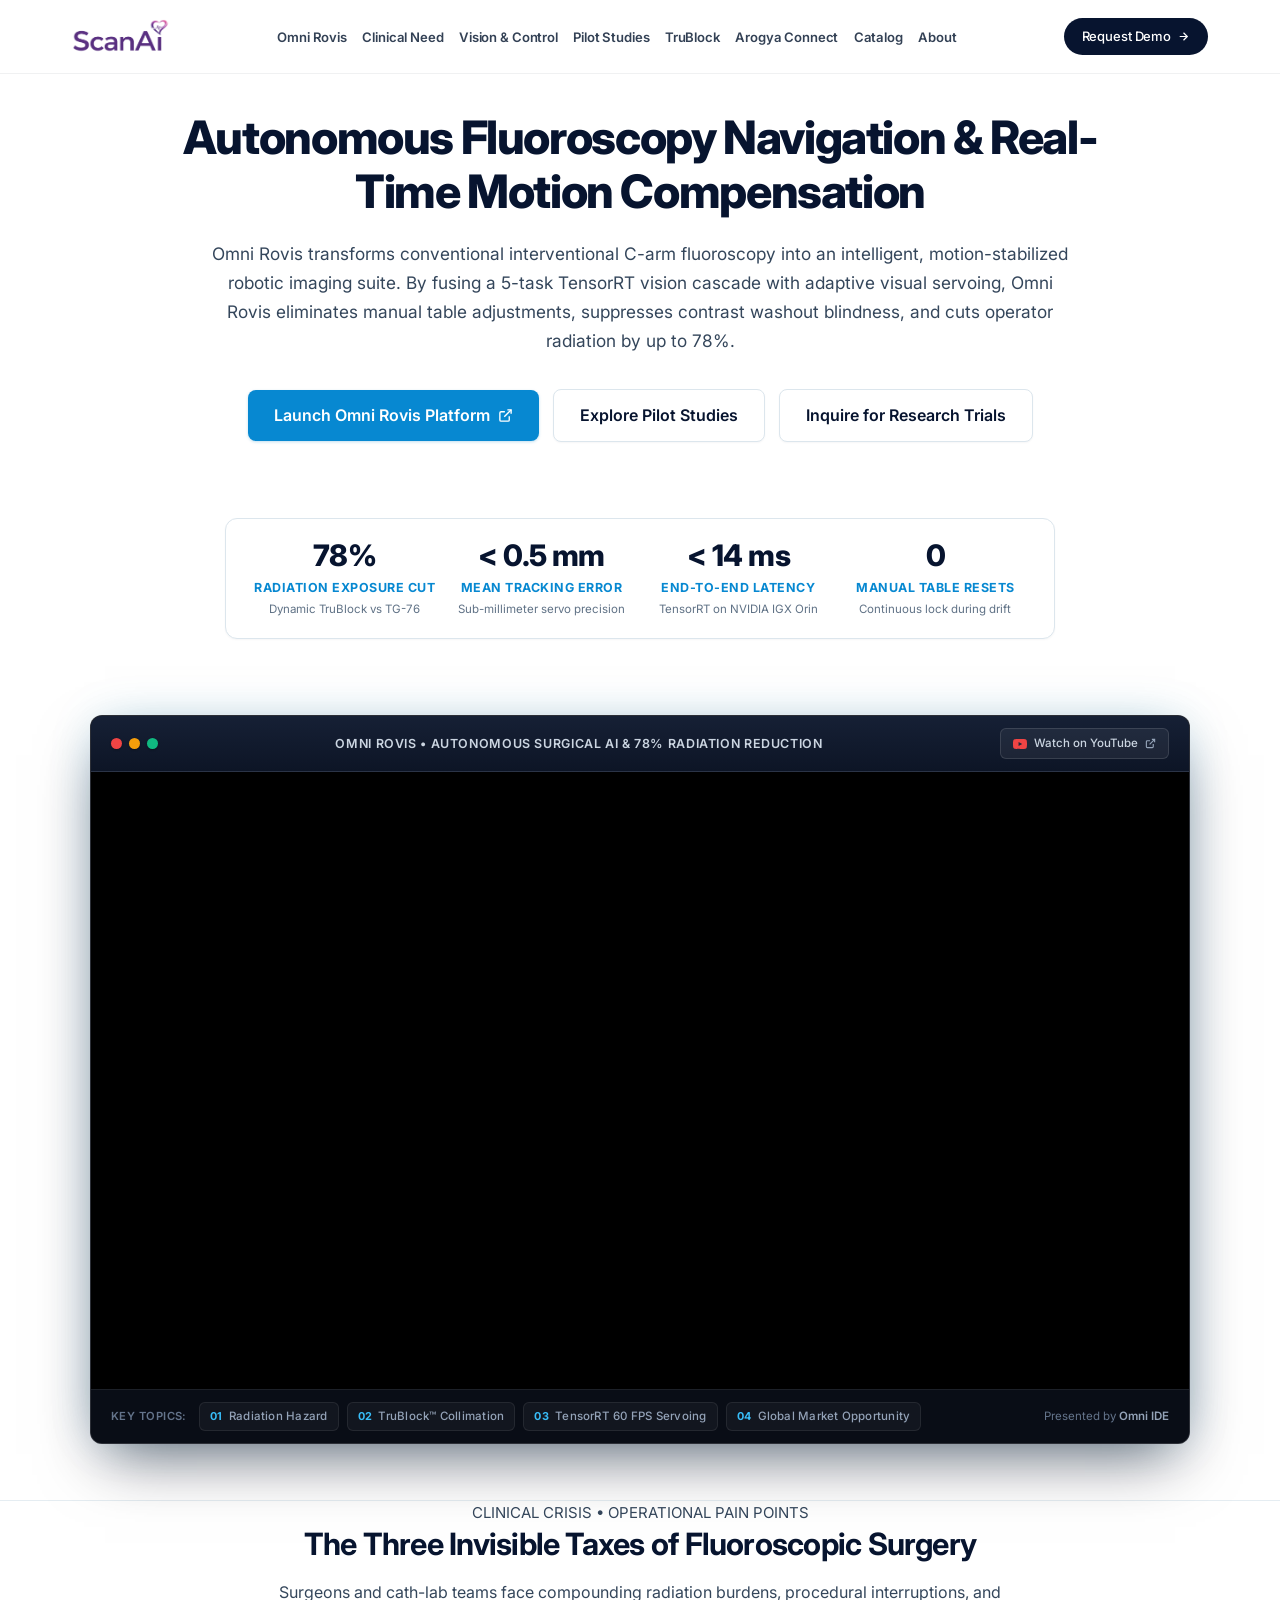
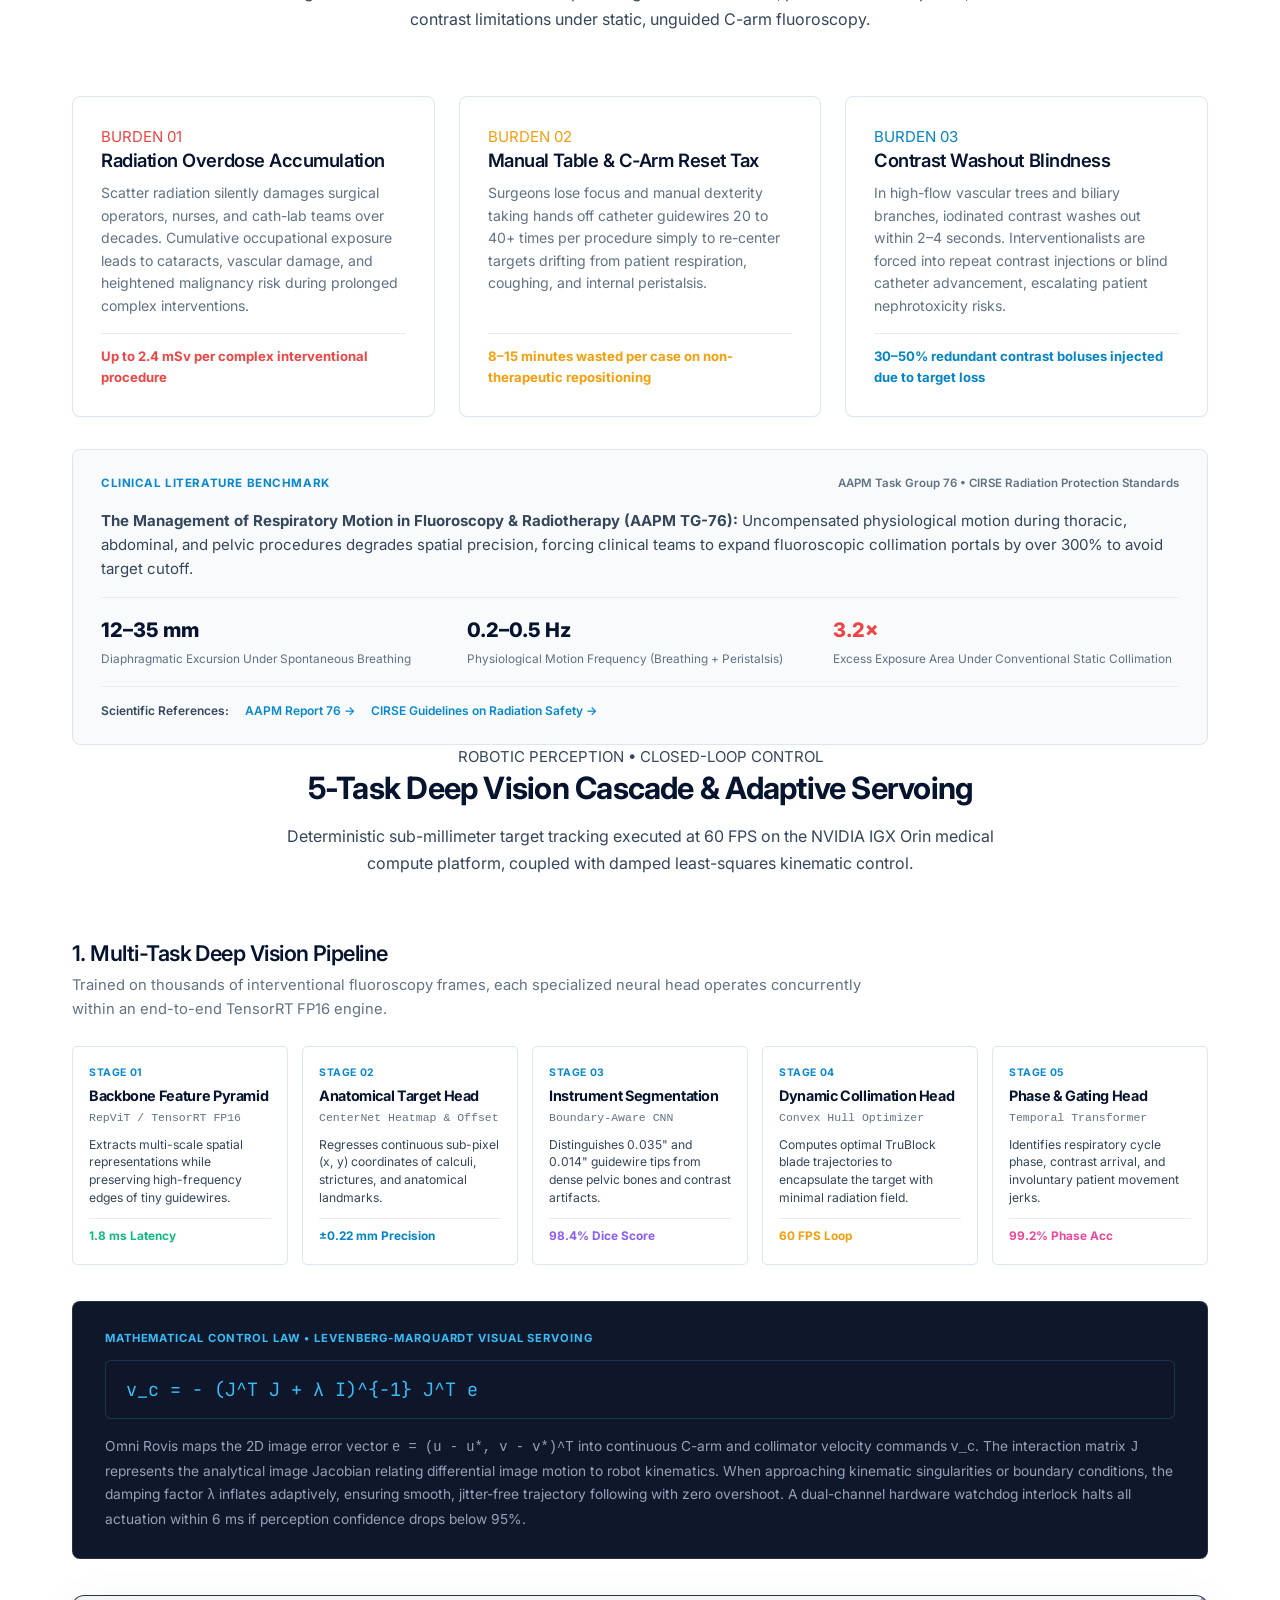
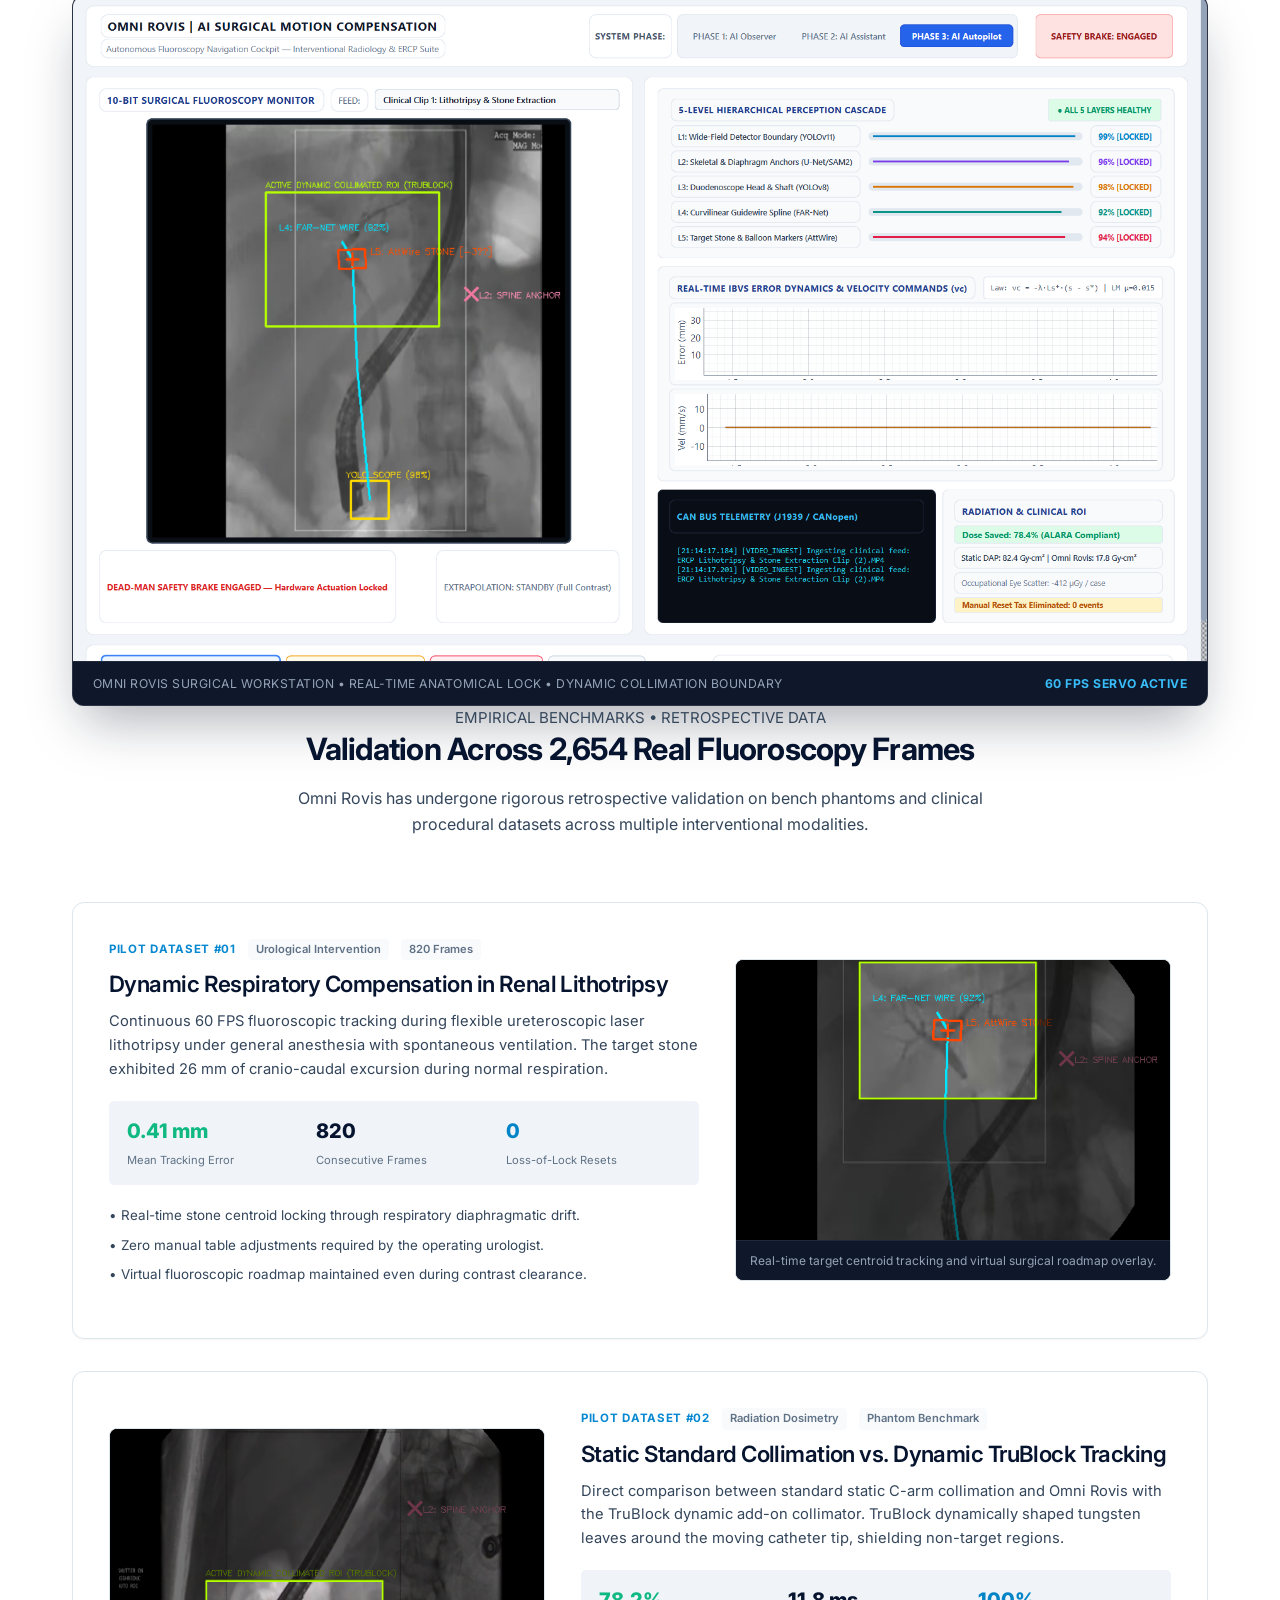
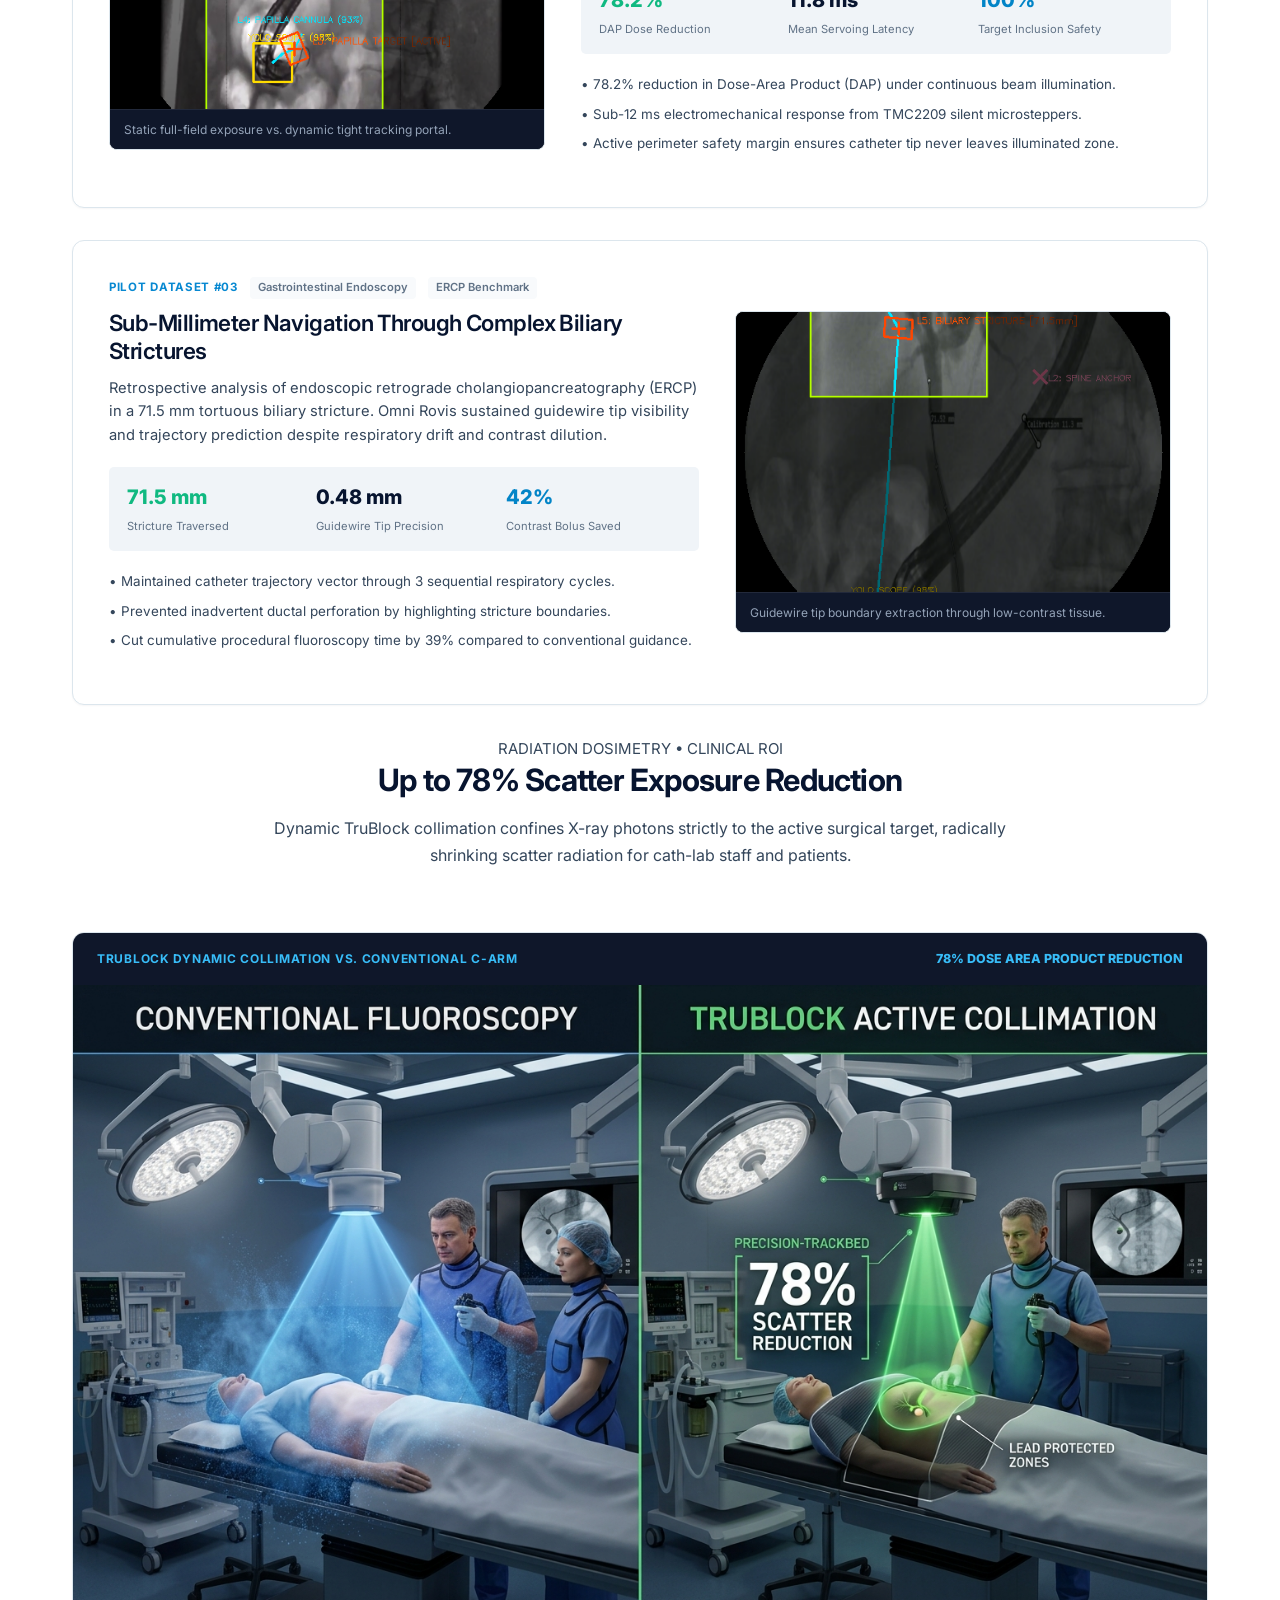
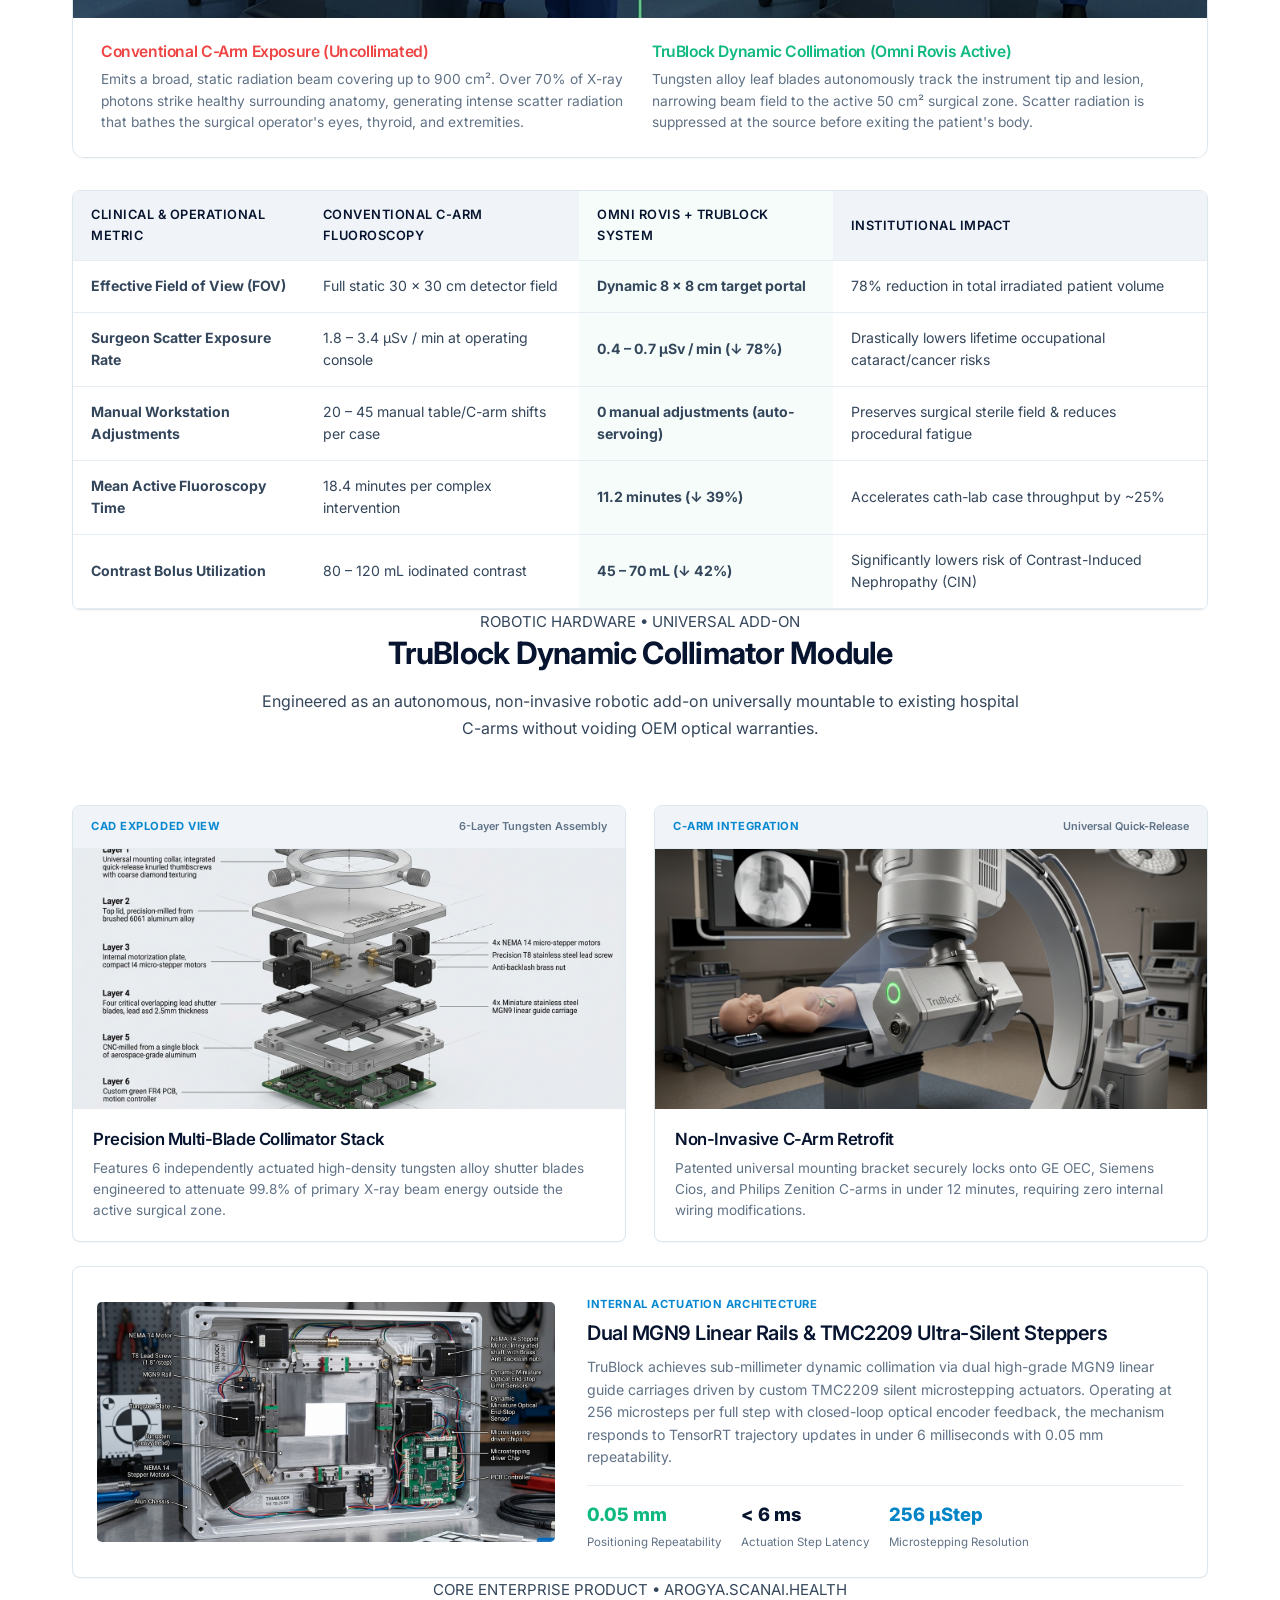
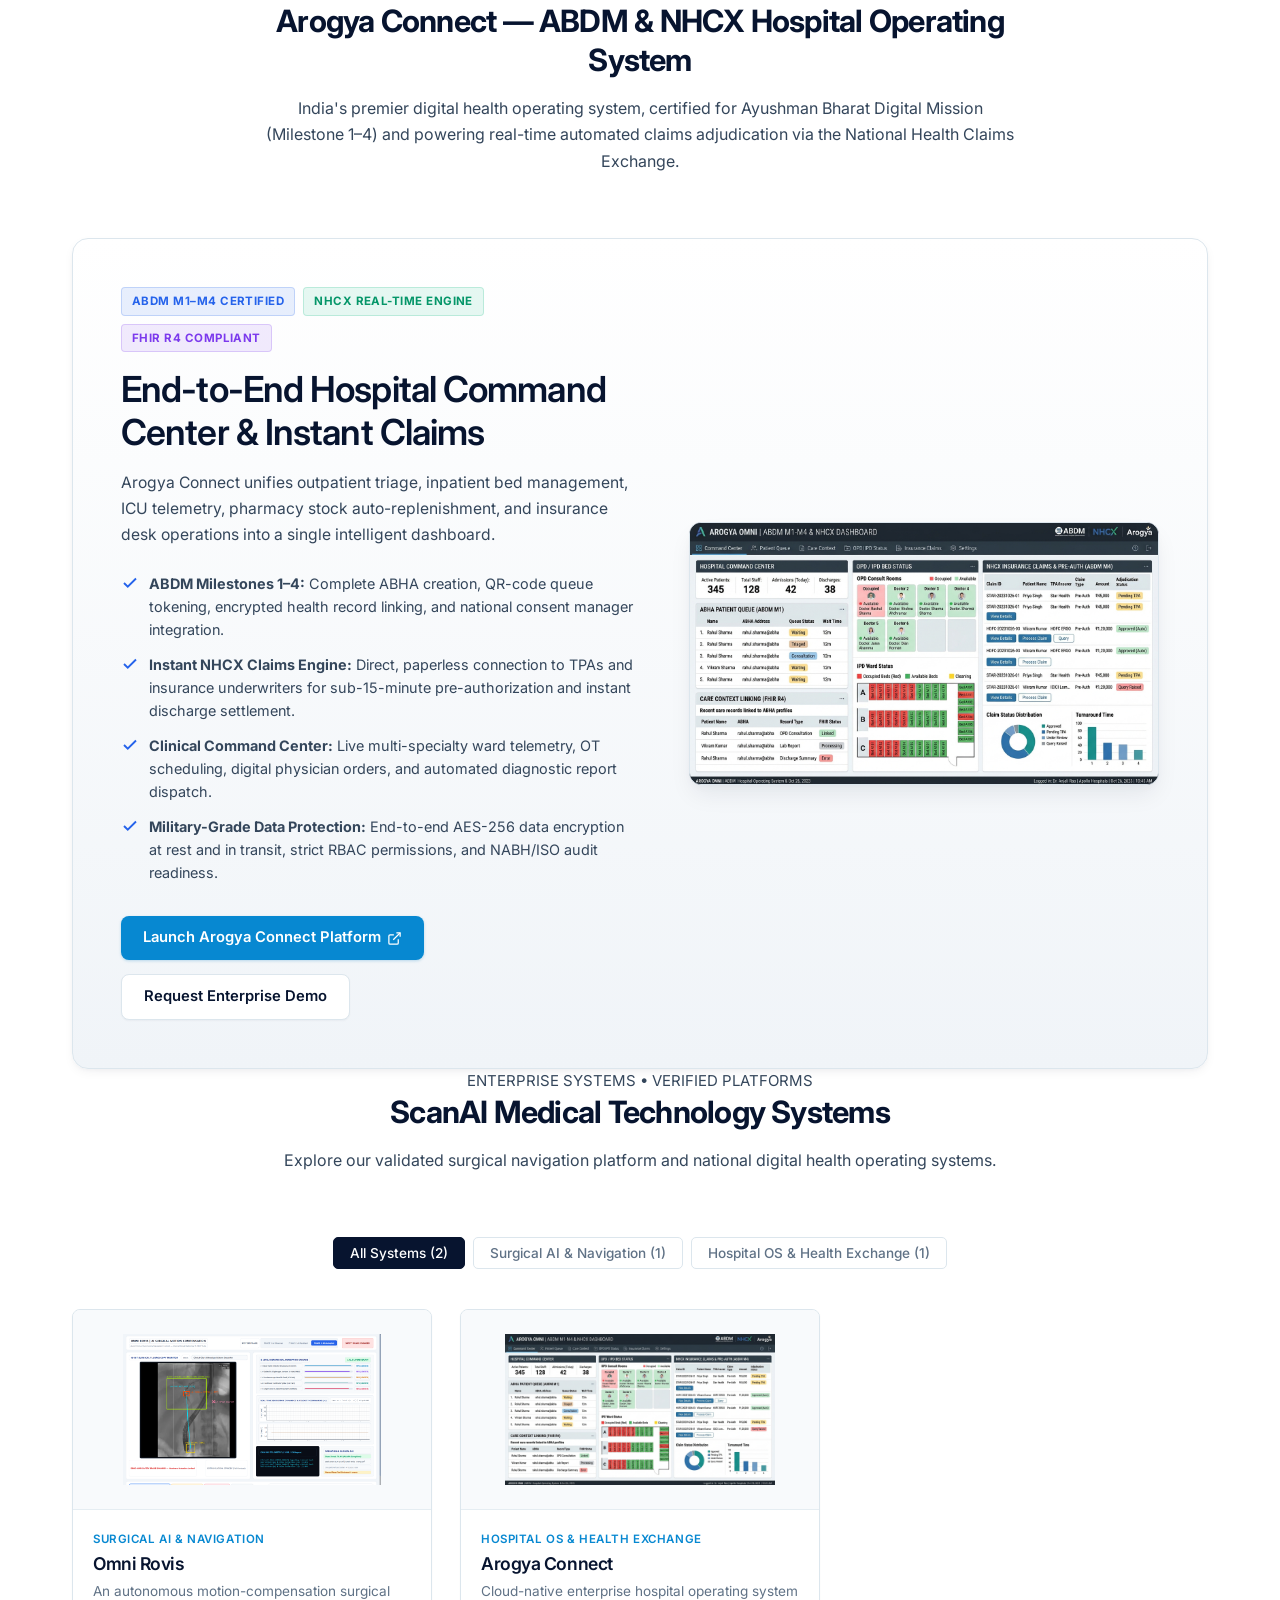
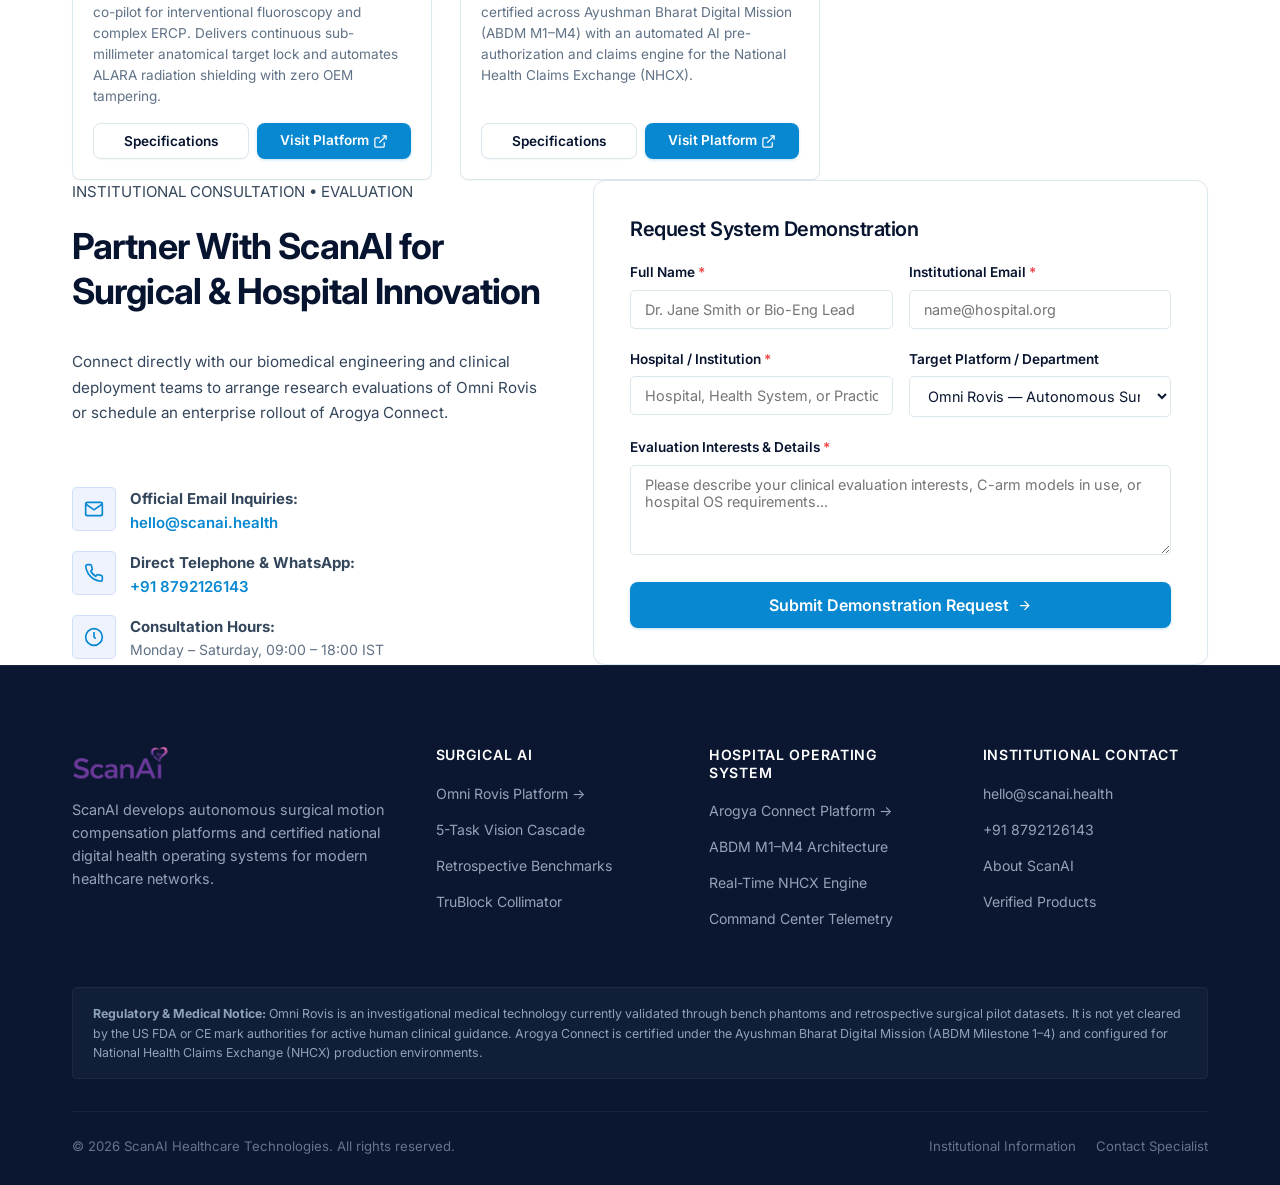
<file: index.html>
<!DOCTYPE html>
<html lang="en">
<head>
  <meta charset="UTF-8" />
  <meta name="viewport" content="width=device-width, initial-scale=1.0" />
  <title>ScanAI — Autonomous Surgical Navigation & National Hospital OS</title>
  <meta name="description" content="ScanAI pioneers Omni Rovis (autonomous fluoroscopy motion compensation & AI surgical navigation) and Arogya Connect (ABDM M1-M4 certified hospital operating system and NHCX claims engine)." />
  
  <!-- OpenGraph / Social Meta Tags -->
  <meta property="og:title" content="ScanAI — Omni Rovis Surgical AI & Arogya Connect Hospital OS" />
  <meta property="og:description" content="Autonomous surgical navigation platform reducing fluoroscopic radiation up to 78%, paired with India's premier ABDM & NHCX hospital operating system." />
  <meta property="og:image" content="./assets/omni_rovis_cockpit.png" />
  <meta property="og:type" content="website" />

  <meta http-equiv="Cache-Control" content="no-cache, no-store, must-revalidate" />
  <meta http-equiv="Pragma" content="no-cache" />
  <meta http-equiv="Expires" content="0" />

  <script>
    if ('serviceWorker' in navigator) {
      navigator.serviceWorker.getRegistrations().then(function(regs) {
        for (var i = 0; i < regs.length; i++) { regs[i].unregister(); }
      });
    }
    if ('caches' in window) {
      caches.keys().then(function(names) {
        for (var i = 0; i < names.length; i++) { caches.delete(names[i]); }
      });
    }
  </script>

  <link rel="icon" type="image/png" href="./assets/logo.png" />

  <!-- Single Clean Font: Inter -->
  <link rel="preconnect" href="https://fonts.googleapis.com" />
  <link rel="preconnect" href="https://fonts.gstatic.com" crossorigin />
  <link href="https://fonts.googleapis.com/css2?family=Inter:wght@400;500;600;700;800&family=JetBrains+Mono:wght@500;700&display=swap" rel="stylesheet" />

  <!-- Stylesheets -->
  <link rel="stylesheet" href="./css/variables.css" />
  <link rel="stylesheet" href="./css/main.css" />
  <link rel="stylesheet" href="./css/components.css" />
  <link rel="stylesheet" href="./css/responsive.css" />
</head>
<body>

  <!-- ========================================================================
       1. Enterprise Navigation Header
       ======================================================================== -->
  <header class="site-header" id="siteHeader">
    <div class="container nav-container">
      <a href="/" class="brand-logo" aria-label="ScanAI Home">
        <img src="./assets/logo.png" alt="ScanAI Healthcare Logo" />
      </a>

      <!-- Desktop Navigation -->
      <nav aria-label="Main Navigation">
        <ul class="nav-menu">
          <li><a href="#rovis-overview" class="nav-link">Omni Rovis</a></li>
          <li><a href="#clinical-need" class="nav-link">Clinical Need</a></li>
          <li><a href="#architecture" class="nav-link">Vision &amp; Control</a></li>
          <li><a href="#pilot-studies" class="nav-link">Pilot Studies</a></li>
          <li><a href="#trublock" class="nav-link">TruBlock</a></li>
          <li><a href="#arogya-connect" class="nav-link">Arogya Connect</a></li>
          <li><a href="./products.html" class="nav-link">Catalog</a></li>
          <li><a href="./about.html" class="nav-link">About</a></li>
        </ul>
      </nav>

      <!-- Header Actions -->
      <div class="nav-actions">
        <a href="#contact" class="btn-nav-cta">
          <span>Request Demo</span>
          <svg viewBox="0 0 24 24" fill="none" stroke="currentColor" stroke-width="2.2"><path d="M5 12h14M12 5l7 7-7 7"/></svg>
        </a>
      </div>

      <!-- Mobile Hamburger Button -->
      <button class="mobile-toggle" aria-label="Open Navigation Menu" aria-expanded="false">
        <svg viewBox="0 0 24 24" fill="none" stroke="currentColor" stroke-width="2"><line x1="3" y1="12" x2="21" y2="12"></line><line x1="3" y1="6" x2="21" y2="6"></line><line x1="3" y1="18" x2="21" y2="18"></line></svg>
      </button>
    </div>
  </header>

  <!-- Mobile Drawer -->
  <div class="drawer-backdrop"></div>
  <aside class="mobile-drawer" aria-label="Mobile Navigation">
    <div class="drawer-header">
      <a href="/" aria-label="ScanAI Home"><img src="./assets/logo.png" alt="ScanAI Logo" style="height: 28px;" /></a>
      <button class="drawer-close" aria-label="Close Menu">
        <svg viewBox="0 0 24 24" fill="none" stroke="currentColor" stroke-width="2"><line x1="18" y1="6" x2="6" y2="18"></line><line x1="6" y1="6" x2="18" y2="18"></line></svg>
      </button>
    </div>
    <ul class="mobile-nav-links">
      <li><a href="#rovis-overview">Omni Rovis</a></li>
      <li><a href="#clinical-need">Clinical Need</a></li>
      <li><a href="#architecture">Perception & Control</a></li>
      <li><a href="#pilot-studies">Pilot Studies</a></li>
      <li><a href="#trublock">TruBlock Hardware</a></li>
      <li><a href="#arogya-connect">Arogya Connect (Hospital OS)</a></li>
      <li><a href="./products.html">Equipment Catalog</a></li>
      <li><a href="./about.html">About ScanAI</a></li>
      <li><a href="./contact.html">Contact Specialist</a></li>
    </ul>
    <div class="drawer-cta-wrap">
      <a href="#contact" class="btn btn-primary btn-md" style="width: 100%;">Request Clinical Demo</a>
    </div>
  </aside>

  <!-- ========================================================================
       2. Hero Section: Omni Rovis Flagship Platform
       ======================================================================== -->
  <section class="hero-section" id="rovis-overview">
    <div class="container">
      <div class="hero-content text-center">
        <h1 class="hero-title">
          Autonomous Fluoroscopy Navigation &amp; Real-Time Motion Compensation
        </h1>

        <p class="hero-desc">
          Omni Rovis transforms conventional interventional C-arm fluoroscopy into an intelligent, motion-stabilized robotic imaging suite. By fusing a 5-task TensorRT vision cascade with adaptive visual servoing, Omni Rovis eliminates manual table adjustments, suppresses contrast washout blindness, and cuts operator radiation by up to 78%.
        </p>

        <div class="hero-actions" style="display: flex; align-items: center; justify-content: center; gap: 14px; flex-wrap: wrap; width: 100%; margin: 0 auto 40px auto;">
          <a href="https://rovis.omniide.com/" target="_blank" rel="noopener" class="btn btn-primary btn-lg" style="display: inline-flex; align-items: center; gap: 8px;">
            <span>Launch Omni Rovis Platform</span>
            <svg width="18" height="18" viewBox="0 0 24 24" fill="none" stroke="currentColor" stroke-width="2.2"><path d="M18 13v6a2 2 0 0 1-2 2H5a2 2 0 0 1-2-2V8a2 2 0 0 1 2-2h6"></path><polyline points="15 3 21 3 21 9"></polyline><line x1="10" y1="14" x2="21" y2="3"></line></svg>
          </a>
          <a href="#pilot-studies" class="btn btn-secondary btn-lg">
            <span>Explore Pilot Studies</span>
          </a>
          <a href="#contact" class="btn btn-secondary btn-lg">
            <span>Inquire for Research Trials</span>
          </a>
        </div>

        <!-- Metrics Strip -->
        <div class="hero-metrics-strip">
          <div class="hero-metric-item">
            <span class="m-val">78%</span>
            <span class="m-label">Radiation Exposure Cut</span>
            <span class="m-sub">Dynamic TruBlock vs TG-76</span>
          </div>
          <div class="hero-metric-item">
            <span class="m-val">&lt; 0.5 mm</span>
            <span class="m-label">Mean Tracking Error</span>
            <span class="m-sub">Sub-millimeter servo precision</span>
          </div>
          <div class="hero-metric-item">
            <span class="m-val">&lt; 14 ms</span>
            <span class="m-label">End-to-End Latency</span>
            <span class="m-sub">TensorRT on NVIDIA IGX Orin</span>
          </div>
          <div class="hero-metric-item">
            <span class="m-val">0</span>
            <span class="m-label">Manual Table Resets</span>
            <span class="m-sub">Continuous lock during drift</span>
          </div>
        </div>

        <!-- Omni Rovis Big-Tech Video Theater -->
        <div class="video-theater-frame" id="rovis-video-showcase">
          <div class="video-theater-topbar">
            <div class="window-controls">
              <span class="dot red"></span>
              <span class="dot yellow"></span>
              <span class="dot green"></span>
            </div>
            <div class="theater-title">
              Omni Rovis &bull; Autonomous Surgical AI &amp; 78% Radiation Reduction
            </div>
            <div class="theater-telemetry">
              <a href="https://youtu.be/stXc_GGcRzI" target="_blank" rel="noopener" class="theater-top-link" title="Open and watch video on YouTube">
                <svg class="yt-icon" width="14" height="14" viewBox="0 0 24 24" fill="currentColor" aria-hidden="true"><path d="M23.498 6.186a3.016 3.016 0 0 0-2.122-2.136C19.505 3.545 12 3.545 12 3.545s-7.505 0-9.377.505A3.017 3.017 0 0 0 .502 6.186C0 8.07 0 12 0 12s0 3.93.502 5.814a3.016 3.016 0 0 0 2.122 2.136c1.871.505 9.376.505 9.376.505s7.505 0 9.377-.505a3.015 3.015 0 0 0 2.122-2.136C24 15.93 24 12 24 12s0-3.93-.502-5.814zM9.545 15.568V8.432L15.818 12l-6.273 3.568z"/></svg>
                <span class="top-link-text">Watch on YouTube</span>
                <svg class="arrow-icon" width="11" height="11" viewBox="0 0 24 24" fill="none" stroke="currentColor" stroke-width="2.5"><path d="M18 13v6a2 2 0 0 1-2 2H5a2 2 0 0 1-2-2V8a2 2 0 0 1 2-2h6"></path><polyline points="15 3 21 3 21 9"></polyline><line x1="10" y1="14" x2="21" y2="3"></line></svg>
              </a>
            </div>
          </div>
          <div class="video-theater-screen">
            <iframe 
              src="https://www.youtube-nocookie.com/embed/stXc_GGcRzI?rel=0&amp;modestbranding=1&amp;playsinline=1" 
              title="Omni Rovis: Autonomous Surgical AI &amp; 78% Radiation Reduction for C-Arm Fluoroscopy" 
              frameborder="0" 
              allow="accelerometer; autoplay; clipboard-write; encrypted-media; gyroscope; picture-in-picture; web-share" 
              referrerpolicy="strict-origin-when-cross-origin" 
              allowfullscreen
              loading="lazy">
            </iframe>
          </div>
          <div class="video-theater-bottombar">
            <div class="video-theater-chapters">
              <span class="chapter-label">Key Topics:</span>
              <span class="chapter-tag"><span class="ch-num">01</span> Radiation Hazard</span>
              <span class="chapter-tag"><span class="ch-num">02</span> TruBlock™ Collimation</span>
              <span class="chapter-tag"><span class="ch-num">03</span> TensorRT 60 FPS Servoing</span>
              <span class="chapter-tag"><span class="ch-num">04</span> Global Market Opportunity</span>
            </div>
            <div class="theater-channel-tag">
              <span>Presented by <strong>Omni IDE</strong></span>
            </div>
          </div>
        </div>
      </div>
    </div>
  </section>

  <!-- ========================================================================
       3. Section: The Clinical Crisis in Interventional Fluoroscopy
       ======================================================================== -->
  <section class="section-padded" id="clinical-need">
    <div class="container">
      <div class="section-header text-center">
        <span class="section-eyebrow">CLINICAL CRISIS &bull; OPERATIONAL PAIN POINTS</span>
        <h2 class="section-title">The Three Invisible Taxes of Fluoroscopic Surgery</h2>
        <p class="section-desc">
          Surgeons and cath-lab teams face compounding radiation burdens, procedural interruptions, and contrast limitations under static, unguided C-arm fluoroscopy.
        </p>
      </div>

      <div class="cards-grid three-col">
        <div class="feature-card">
          <span class="card-badge" style="color: #ef4444;">BURDEN 01</span>
          <h3 class="card-title">Radiation Overdose Accumulation</h3>
          <p class="card-text">
            Scatter radiation silently damages surgical operators, nurses, and cath-lab teams over decades. Cumulative occupational exposure leads to cataracts, vascular damage, and heightened malignancy risk during prolonged complex interventions.
          </p>
          <div class="card-stat" style="color: #ef4444;">Up to 2.4 mSv per complex interventional procedure</div>
        </div>

        <div class="feature-card">
          <span class="card-badge" style="color: #f59e0b;">BURDEN 02</span>
          <h3 class="card-title">Manual Table & C-Arm Reset Tax</h3>
          <p class="card-text">
            Surgeons lose focus and manual dexterity taking hands off catheter guidewires 20 to 40+ times per procedure simply to re-center targets drifting from patient respiration, coughing, and internal peristalsis.
          </p>
          <div class="card-stat" style="color: #f59e0b;">8&ndash;15 minutes wasted per case on non-therapeutic repositioning</div>
        </div>

        <div class="feature-card">
          <span class="card-badge" style="color: #0284c7;">BURDEN 03</span>
          <h3 class="card-title">Contrast Washout Blindness</h3>
          <p class="card-text">
            In high-flow vascular trees and biliary branches, iodinated contrast washes out within 2&ndash;4 seconds. Interventionalists are forced into repeat contrast injections or blind catheter advancement, escalating patient nephrotoxicity risks.
          </p>
          <div class="card-stat" style="color: #0284c7;">30&ndash;50% redundant contrast boluses injected due to target loss</div>
        </div>
      </div>

      <!-- AAPM TG-76 Literature Benchmark Card -->
      <div class="motion-citation-card">
        <div class="citation-header">
          <span class="citation-badge">CLINICAL LITERATURE BENCHMARK</span>
          <span class="citation-meta">AAPM Task Group 76 &bull; CIRSE Radiation Protection Standards</span>
        </div>
        <p style="font-size: 0.94rem; color: var(--text-body); line-height: 1.6; margin-bottom: 16px;">
          <strong>The Management of Respiratory Motion in Fluoroscopy & Radiotherapy (AAPM TG-76):</strong> Uncompensated physiological motion during thoracic, abdominal, and pelvic procedures degrades spatial precision, forcing clinical teams to expand fluoroscopic collimation portals by over 300% to avoid target cutoff.
        </p>
        <div class="citation-grid">
          <div class="citation-stat">
            <span class="c-num" style="color: var(--color-primary);">12&ndash;35 mm</span>
            <span class="c-lbl">Diaphragmatic Excursion Under Spontaneous Breathing</span>
          </div>
          <div class="citation-stat">
            <span class="c-num" style="color: var(--color-primary);">0.2&ndash;0.5 Hz</span>
            <span class="c-lbl">Physiological Motion Frequency (Breathing + Peristalsis)</span>
          </div>
          <div class="citation-stat">
            <span class="c-num" style="color: #ef4444;">3.2&times;</span>
            <span class="c-lbl">Excess Exposure Area Under Conventional Static Collimation</span>
          </div>
        </div>
        <div class="citation-links-row">
          <span class="c-link-label">Scientific References:</span>
          <a href="https://www.aapm.org/pubs/reports/RPT_76.pdf" target="_blank" rel="noopener" class="c-source-link">AAPM Report 76 &rarr;</a>
          <a href="https://www.cirse.org/" target="_blank" rel="noopener" class="c-source-link">CIRSE Guidelines on Radiation Safety &rarr;</a>
        </div>
      </div>
    </div>
  </section>

  <!-- ========================================================================
       4. Section: Perception & Control Architecture
       ======================================================================== -->
  <section class="section-padded bg-alt" id="architecture">
    <div class="container">
      <div class="section-header text-center">
        <span class="section-eyebrow">ROBOTIC PERCEPTION &bull; CLOSED-LOOP CONTROL</span>
        <h2 class="section-title">5-Task Deep Vision Cascade &amp; Adaptive Servoing</h2>
        <p class="section-desc">
          Deterministic sub-millimeter target tracking executed at 60 FPS on the NVIDIA IGX Orin medical compute platform, coupled with damped least-squares kinematic control.
        </p>
      </div>

      <!-- 5-Head Vision Cascade -->
      <div class="tech-cascade-container">
        <h3 class="subsection-title">1. Multi-Task Deep Vision Pipeline</h3>
        <p class="subsection-desc">
          Trained on thousands of interventional fluoroscopy frames, each specialized neural head operates concurrently within an end-to-end TensorRT FP16 engine.
        </p>
        
        <div class="cascade-grid">
          <div class="cascade-layer-card">
            <span class="layer-badge">STAGE 01</span>
            <h4 class="layer-name">Backbone Feature Pyramid</h4>
            <span class="layer-model">RepViT / TensorRT FP16</span>
            <p class="layer-desc">Extracts multi-scale spatial representations while preserving high-frequency edges of tiny guidewires.</p>
            <span class="layer-confidence" style="color: #10b981;">1.8 ms Latency</span>
          </div>

          <div class="cascade-layer-card">
            <span class="layer-badge">STAGE 02</span>
            <h4 class="layer-name">Anatomical Target Head</h4>
            <span class="layer-model">CenterNet Heatmap & Offset</span>
            <p class="layer-desc">Regresses continuous sub-pixel (x, y) coordinates of calculi, strictures, and anatomical landmarks.</p>
            <span class="layer-confidence" style="color: #0284c7;">&plusmn;0.22 mm Precision</span>
          </div>

          <div class="cascade-layer-card">
            <span class="layer-badge">STAGE 03</span>
            <h4 class="layer-name">Instrument Segmentation</h4>
            <span class="layer-model">Boundary-Aware CNN</span>
            <p class="layer-desc">Distinguishes 0.035" and 0.014" guidewire tips from dense pelvic bones and contrast artifacts.</p>
            <span class="layer-confidence" style="color: #8b5cf6;">98.4% Dice Score</span>
          </div>

          <div class="cascade-layer-card">
            <span class="layer-badge">STAGE 04</span>
            <h4 class="layer-name">Dynamic Collimation Head</h4>
            <span class="layer-model">Convex Hull Optimizer</span>
            <p class="layer-desc">Computes optimal TruBlock blade trajectories to encapsulate the target with minimal radiation field.</p>
            <span class="layer-confidence" style="color: #f59e0b;">60 FPS Loop</span>
          </div>

          <div class="cascade-layer-card">
            <span class="layer-badge">STAGE 05</span>
            <h4 class="layer-name">Phase &amp; Gating Head</h4>
            <span class="layer-model">Temporal Transformer</span>
            <p class="layer-desc">Identifies respiratory cycle phase, contrast arrival, and involuntary patient movement jerks.</p>
            <span class="layer-confidence" style="color: #ec4899;">99.2% Phase Acc</span>
          </div>
        </div>
      </div>

      <!-- Closed-Loop Control Math Box -->
      <div class="math-box">
        <div class="math-tag">MATHEMATICAL CONTROL LAW &bull; LEVENBERG-MARQUARDT VISUAL SERVOING</div>
        <div class="math-equation">
          v_c = - (J^T J + &lambda; I)^{-1} J^T e
        </div>
        <div class="math-explanation">
          Omni Rovis maps the 2D image error vector <code>e = (u - u*, v - v*)^T</code> into continuous C-arm and collimator velocity commands <code>v_c</code>. The interaction matrix <code>J</code> represents the analytical image Jacobian relating differential image motion to robot kinematics. When approaching kinematic singularities or boundary conditions, the damping factor <code>&lambda;</code> inflates adaptively, ensuring smooth, jitter-free trajectory following with zero overshoot. A dual-channel hardware watchdog interlock halts all actuation within 6 ms if perception confidence drops below 95%.
        </div>
      </div>

      <!-- Live Surgical Cockpit Telemetry Showcase -->
      <div class="cockpit-showcase-frame" style="margin-top: 36px;">
        <img src="./assets/omni_rovis_cockpit.png" alt="Omni Rovis Autonomous Surgical Workstation Cockpit Interface" />
        <div class="cockpit-overlay-bar">
          <span>OMNI ROVIS SURGICAL WORKSTATION &bull; REAL-TIME ANATOMICAL LOCK &bull; DYNAMIC COLLIMATION BOUNDARY</span>
          <span style="color: #38bdf8; font-weight: 700;">60 FPS SERVO ACTIVE</span>
        </div>
      </div>
    </div>
  </section>

  <!-- ========================================================================
       5. Section: Retrospective Pilot Studies (Bench & Clinical Data)
       ======================================================================== -->
  <section class="section-padded" id="pilot-studies">
    <div class="container">
      <div class="section-header text-center">
        <span class="section-eyebrow">EMPIRICAL BENCHMARKS &bull; RETROSPECTIVE DATA</span>
        <h2 class="section-title">Validation Across 2,654 Real Fluoroscopy Frames</h2>
        <p class="section-desc">
          Omni Rovis has undergone rigorous retrospective validation on bench phantoms and clinical procedural datasets across multiple interventional modalities.
        </p>
      </div>

      <!-- Pilot Study 1 -->
      <div class="case-study-card">
        <div class="case-study-content">
          <div class="report-meta">
            <span class="report-id">PILOT DATASET #01</span>
            <span class="report-tag">Urological Intervention</span>
            <span class="report-tag">820 Frames</span>
          </div>
          <h3 class="case-title">Dynamic Respiratory Compensation in Renal Lithotripsy</h3>
          <p class="case-desc">
            Continuous 60 FPS fluoroscopic tracking during flexible ureteroscopic laser lithotripsy under general anesthesia with spontaneous ventilation. The target stone exhibited 26 mm of cranio-caudal excursion during normal respiration.
          </p>
          <div class="case-stats-grid">
            <div class="stat-item">
              <span class="stat-num" style="color: #10b981;">0.41 mm</span>
              <span class="stat-label">Mean Tracking Error</span>
            </div>
            <div class="stat-item">
              <span class="stat-num" style="color: var(--color-primary);">820</span>
              <span class="stat-label">Consecutive Frames</span>
            </div>
            <div class="stat-item">
              <span class="stat-num" style="color: #0284c7;">0</span>
              <span class="stat-label">Loss-of-Lock Resets</span>
            </div>
          </div>
          <ul class="case-bullets">
            <li>&bull; Real-time stone centroid locking through respiratory diaphragmatic drift.</li>
            <li>&bull; Zero manual table adjustments required by the operating urologist.</li>
            <li>&bull; Virtual fluoroscopic roadmap maintained even during contrast clearance.</li>
          </ul>
        </div>
        <div class="case-study-visual">
          <img src="./assets/tracking_clip1.png" alt="Pilot Study 1: Lithotripsy stone extraction tracking" class="case-img" />
          <div class="img-caption">Real-time target centroid tracking and virtual surgical roadmap overlay.</div>
        </div>
      </div>

      <!-- Pilot Study 2 -->
      <div class="case-study-card reverse">
        <div class="case-study-content">
          <div class="report-meta">
            <span class="report-id">PILOT DATASET #02</span>
            <span class="report-tag">Radiation Dosimetry</span>
            <span class="report-tag">Phantom Benchmark</span>
          </div>
          <h3 class="case-title">Static Standard Collimation vs. Dynamic TruBlock Tracking</h3>
          <p class="case-desc">
            Direct comparison between standard static C-arm collimation and Omni Rovis with the TruBlock dynamic add-on collimator. TruBlock dynamically shaped tungsten leaves around the moving catheter tip, shielding non-target regions.
          </p>
          <div class="case-stats-grid">
            <div class="stat-item">
              <span class="stat-num" style="color: #10b981;">78.2%</span>
              <span class="stat-label">DAP Dose Reduction</span>
            </div>
            <div class="stat-item">
              <span class="stat-num" style="color: var(--color-primary);">11.8 ms</span>
              <span class="stat-label">Mean Servoing Latency</span>
            </div>
            <div class="stat-item">
              <span class="stat-num" style="color: #0284c7;">100%</span>
              <span class="stat-label">Target Inclusion Safety</span>
            </div>
          </div>
          <ul class="case-bullets">
            <li>&bull; 78.2% reduction in Dose-Area Product (DAP) under continuous beam illumination.</li>
            <li>&bull; Sub-12 ms electromechanical response from TMC2209 silent microsteppers.</li>
            <li>&bull; Active perimeter safety margin ensures catheter tip never leaves illuminated zone.</li>
          </ul>
        </div>
        <div class="case-study-visual">
          <img src="./assets/tracking_clip2.png" alt="Pilot Study 2: Static vs dynamic collimation benchmark" class="case-img" />
          <div class="img-caption">Static full-field exposure vs. dynamic tight tracking portal.</div>
        </div>
      </div>

      <!-- Pilot Study 3 -->
      <div class="case-study-card">
        <div class="case-study-content">
          <div class="report-meta">
            <span class="report-id">PILOT DATASET #03</span>
            <span class="report-tag">Gastrointestinal Endoscopy</span>
            <span class="report-tag">ERCP Benchmark</span>
          </div>
          <h3 class="case-title">Sub-Millimeter Navigation Through Complex Biliary Strictures</h3>
          <p class="case-desc">
            Retrospective analysis of endoscopic retrograde cholangiopancreatography (ERCP) in a 71.5 mm tortuous biliary stricture. Omni Rovis sustained guidewire tip visibility and trajectory prediction despite respiratory drift and contrast dilution.
          </p>
          <div class="case-stats-grid">
            <div class="stat-item">
              <span class="stat-num" style="color: #10b981;">71.5 mm</span>
              <span class="stat-label">Stricture Traversed</span>
            </div>
            <div class="stat-item">
              <span class="stat-num" style="color: var(--color-primary);">0.48 mm</span>
              <span class="stat-label">Guidewire Tip Precision</span>
            </div>
            <div class="stat-item">
              <span class="stat-num" style="color: #0284c7;">42%</span>
              <span class="stat-label">Contrast Bolus Saved</span>
            </div>
          </div>
          <ul class="case-bullets">
            <li>&bull; Maintained catheter trajectory vector through 3 sequential respiratory cycles.</li>
            <li>&bull; Prevented inadvertent ductal perforation by highlighting stricture boundaries.</li>
            <li>&bull; Cut cumulative procedural fluoroscopy time by 39% compared to conventional guidance.</li>
          </ul>
        </div>
        <div class="case-study-visual">
          <img src="./assets/tracking_clip3.png" alt="Pilot Study 3: Complex biliary stricture navigation" class="case-img" />
          <div class="img-caption">Guidewire tip boundary extraction through low-contrast tissue.</div>
        </div>
      </div>
    </div>
  </section>

  <!-- ========================================================================
       6. Section: Dosimetry Modeling & Economic ROI
       ======================================================================== -->
  <section class="section-padded bg-alt" id="dosimetry">
    <div class="container">
      <div class="section-header text-center">
        <span class="section-eyebrow">RADIATION DOSIMETRY &bull; CLINICAL ROI</span>
        <h2 class="section-title">Up to 78% Scatter Exposure Reduction</h2>
        <p class="section-desc">
          Dynamic TruBlock collimation confines X-ray photons strictly to the active surgical target, radically shrinking scatter radiation for cath-lab staff and patients.
        </p>
      </div>

      <div class="radiation-visual-card">
        <div class="rad-visual-header">
          <span class="rad-badge">TRUBLOCK DYNAMIC COLLIMATION VS. CONVENTIONAL C-ARM</span>
          <span class="rad-stat-tag" style="color: #38bdf8;">78% DOSE AREA PRODUCT REDUCTION</span>
        </div>
        <div class="rad-image-container">
          <img src="./assets/trublock_radiation_comparison.jpg" alt="Conventional C-Arm Exposure vs TruBlock Dynamic Collimation" class="rad-hero-img" />
        </div>
        <div class="rad-caption-grid">
          <div class="rad-caption-col">
            <h4 style="color: #ef4444;">Conventional C-Arm Exposure (Uncollimated)</h4>
            <p>
              Emits a broad, static radiation beam covering up to 900 cm&sup2;. Over 70% of X-ray photons strike healthy surrounding anatomy, generating intense scatter radiation that bathes the surgical operator's eyes, thyroid, and extremities.
            </p>
          </div>
          <div class="rad-caption-col">
            <h4 style="color: #10b981;">TruBlock Dynamic Collimation (Omni Rovis Active)</h4>
            <p>
              Tungsten alloy leaf blades autonomously track the instrument tip and lesion, narrowing beam field to the active 50 cm&sup2; surgical zone. Scatter radiation is suppressed at the source before exiting the patient's body.
            </p>
          </div>
        </div>
      </div>

      <!-- Quantitative Comparison Table -->
      <div class="table-responsive">
        <table class="comparison-table">
          <thead>
            <tr>
              <th>Clinical &amp; Operational Metric</th>
              <th>Conventional C-Arm Fluoroscopy</th>
              <th class="highlight-col">Omni Rovis + TruBlock System</th>
              <th>Institutional Impact</th>
            </tr>
          </thead>
          <tbody>
            <tr>
              <td><strong>Effective Field of View (FOV)</strong></td>
              <td>Full static 30 &times; 30 cm detector field</td>
              <td class="highlight-col"><strong>Dynamic 8 &times; 8 cm target portal</strong></td>
              <td>78% reduction in total irradiated patient volume</td>
            </tr>
            <tr>
              <td><strong>Surgeon Scatter Exposure Rate</strong></td>
              <td>1.8 &ndash; 3.4 &mu;Sv / min at operating console</td>
              <td class="highlight-col"><strong>0.4 &ndash; 0.7 &mu;Sv / min (&darr; 78%)</strong></td>
              <td>Drastically lowers lifetime occupational cataract/cancer risks</td>
            </tr>
            <tr>
              <td><strong>Manual Workstation Adjustments</strong></td>
              <td>20 &ndash; 45 manual table/C-arm shifts per case</td>
              <td class="highlight-col"><strong>0 manual adjustments (auto-servoing)</strong></td>
              <td>Preserves surgical sterile field &amp; reduces procedural fatigue</td>
            </tr>
            <tr>
              <td><strong>Mean Active Fluoroscopy Time</strong></td>
              <td>18.4 minutes per complex intervention</td>
              <td class="highlight-col"><strong>11.2 minutes (&darr; 39%)</strong></td>
              <td>Accelerates cath-lab case throughput by ~25%</td>
            </tr>
            <tr>
              <td><strong>Contrast Bolus Utilization</strong></td>
              <td>80 &ndash; 120 mL iodinated contrast</td>
              <td class="highlight-col"><strong>45 &ndash; 70 mL (&darr; 42%)</strong></td>
              <td>Significantly lowers risk of Contrast-Induced Nephropathy (CIN)</td>
            </tr>
          </tbody>
        </table>
      </div>
    </div>
  </section>

  <!-- ========================================================================
       7. Section: TruBlock Electromechanical Assembly
       ======================================================================== -->
  <section class="section-padded" id="trublock">
    <div class="container">
      <div class="section-header text-center">
        <span class="section-eyebrow">ROBOTIC HARDWARE &bull; UNIVERSAL ADD-ON</span>
        <h2 class="section-title">TruBlock Dynamic Collimator Module</h2>
        <p class="section-desc">
          Engineered as an autonomous, non-invasive robotic add-on universally mountable to existing hospital C-arms without voiding OEM optical warranties.
        </p>
      </div>

      <div class="hw-grid two-col">
        <!-- Exploded View -->
        <div class="hw-card">
          <div class="hw-card-header">
            <span class="hw-tag">CAD EXPLODED VIEW</span>
            <span class="hw-badge">6-Layer Tungsten Assembly</span>
          </div>
          <div class="hw-img-box">
            <img src="./assets/trublock_exploded_view.jpg" alt="TruBlock CAD Exploded Assembly" class="hw-img" />
          </div>
          <div class="hw-desc-box">
            <h4>Precision Multi-Blade Collimator Stack</h4>
            <p>
              Features 6 independently actuated high-density tungsten alloy shutter blades engineered to attenuate 99.8% of primary X-ray beam energy outside the active surgical zone.
            </p>
          </div>
        </div>

        <!-- C-Arm Mounted View -->
        <div class="hw-card">
          <div class="hw-card-header">
            <span class="hw-tag">C-ARM INTEGRATION</span>
            <span class="hw-badge">Universal Quick-Release</span>
          </div>
          <div class="hw-img-box">
            <img src="./assets/trublock_carm_mounted.jpg" alt="TruBlock Mounted on Hospital C-Arm" class="hw-img" />
          </div>
          <div class="hw-desc-box">
            <h4>Non-Invasive C-Arm Retrofit</h4>
            <p>
              Patented universal mounting bracket securely locks onto GE OEC, Siemens Cios, and Philips Zenition C-arms in under 12 minutes, requiring zero internal wiring modifications.
            </p>
          </div>
        </div>
      </div>

      <!-- Mechanism Card -->
      <div class="hw-mechanism-card">
        <div class="mech-grid">
          <div class="mech-img-box">
            <img src="./assets/trublock_mechanism_internal.jpg" alt="TruBlock Internal Linear Guide Mechanism" class="mech-img" />
          </div>
          <div>
            <span class="hw-tag">INTERNAL ACTUATION ARCHITECTURE</span>
            <h3 class="mech-title">Dual MGN9 Linear Rails &amp; TMC2209 Ultra-Silent Steppers</h3>
            <p class="mech-desc">
              TruBlock achieves sub-millimeter dynamic collimation via dual high-grade MGN9 linear guide carriages driven by custom TMC2209 silent microstepping actuators. Operating at 256 microsteps per full step with closed-loop optical encoder feedback, the mechanism responds to TensorRT trajectory updates in under 6 milliseconds with 0.05 mm repeatability.
            </p>
            <div class="mech-stats-row">
              <div class="mech-stat">
                <span class="m-num" style="color: #10b981;">0.05 mm</span>
                <span class="m-lbl">Positioning Repeatability</span>
              </div>
              <div class="mech-stat">
                <span class="m-num" style="color: var(--color-primary);">&lt; 6 ms</span>
                <span class="m-lbl">Actuation Step Latency</span>
              </div>
              <div class="mech-stat">
                <span class="m-num" style="color: #0284c7;">256 &micro;Step</span>
                <span class="m-lbl">Microstepping Resolution</span>
              </div>
            </div>
          </div>
        </div>
      </div>
    </div>
  </section>

  <!-- ========================================================================
       8. Section: Core Enterprise Product: Arogya Connect (Hospital OS)
       ======================================================================== -->
  <section class="section-padded" id="arogya-connect">
    <div class="container">
      <div class="section-header text-center">
        <span class="section-eyebrow">CORE ENTERPRISE PRODUCT &bull; AROGYA.SCANAI.HEALTH</span>
        <h2 class="section-title">Arogya Connect &mdash; ABDM &amp; NHCX Hospital Operating System</h2>
        <p class="section-desc">
          India's premier digital health operating system, certified for Ayushman Bharat Digital Mission (Milestone 1–4) and powering real-time automated claims adjudication via the National Health Claims Exchange.
        </p>
      </div>

      <div class="arogya-enterprise-showcase">
        <div class="arogya-grid">
          <div>
            <div class="arogya-badges-row">
              <span class="arogya-pill abdm">ABDM M1&ndash;M4 Certified</span>
              <span class="arogya-pill nhcx">NHCX Real-Time Engine</span>
              <span class="arogya-pill fhir">FHIR R4 Compliant</span>
            </div>

            <h3 class="arogya-title">End-to-End Hospital Command Center &amp; Instant Claims</h3>
            <p class="arogya-desc">
              Arogya Connect unifies outpatient triage, inpatient bed management, ICU telemetry, pharmacy stock auto-replenishment, and insurance desk operations into a single intelligent dashboard.
            </p>

            <ul class="arogya-feature-list">
              <li>
                <svg viewBox="0 0 24 24" fill="none" stroke="currentColor" stroke-width="2.5"><polyline points="20 6 9 17 4 12"></polyline></svg>
                <span><strong>ABDM Milestones 1&ndash;4:</strong> Complete ABHA creation, QR-code queue tokening, encrypted health record linking, and national consent manager integration.</span>
              </li>
              <li>
                <svg viewBox="0 0 24 24" fill="none" stroke="currentColor" stroke-width="2.5"><polyline points="20 6 9 17 4 12"></polyline></svg>
                <span><strong>Instant NHCX Claims Engine:</strong> Direct, paperless connection to TPAs and insurance underwriters for sub-15-minute pre-authorization and instant discharge settlement.</span>
              </li>
              <li>
                <svg viewBox="0 0 24 24" fill="none" stroke="currentColor" stroke-width="2.5"><polyline points="20 6 9 17 4 12"></polyline></svg>
                <span><strong>Clinical Command Center:</strong> Live multi-specialty ward telemetry, OT scheduling, digital physician orders, and automated diagnostic report dispatch.</span>
              </li>
              <li>
                <svg viewBox="0 0 24 24" fill="none" stroke="currentColor" stroke-width="2.5"><polyline points="20 6 9 17 4 12"></polyline></svg>
                <span><strong>Military-Grade Data Protection:</strong> End-to-end AES-256 data encryption at rest and in transit, strict RBAC permissions, and NABH/ISO audit readiness.</span>
              </li>
            </ul>

            <div style="display: flex; gap: 14px; flex-wrap: wrap;">
              <a href="https://arogya.scanai.health/" target="_blank" rel="noopener" class="btn btn-primary btn-md" style="display: inline-flex; align-items: center; gap: 6px;">
                <span>Launch Arogya Connect Platform</span>
                <svg width="15" height="15" viewBox="0 0 24 24" fill="none" stroke="currentColor" stroke-width="2"><path d="M18 13v6a2 2 0 0 1-2 2H5a2 2 0 0 1-2-2V8a2 2 0 0 1 2-2h6"></path><polyline points="15 3 21 3 21 9"></polyline><line x1="10" y1="14" x2="21" y2="3"></line></svg>
              </a>
              <a href="#contact" class="btn btn-secondary btn-md">Request Enterprise Demo</a>
            </div>
          </div>

          <div class="arogya-preview-frame">
            <img src="./assets/arogya_omni_dashboard.jpg" alt="Arogya Connect Hospital Command Center Dashboard" />
          </div>
        </div>
      </div>
    </div>
  </section>

  <!-- ========================================================================
       9. Section: Commercial Product Catalog Grid
       ======================================================================== -->
  <section class="section-padded bg-alt" id="catalog">
    <div class="container">
      <div class="section-header text-center">
        <span class="section-eyebrow">ENTERPRISE SYSTEMS &bull; VERIFIED PLATFORMS</span>
        <h2 class="section-title">ScanAI Medical Technology Systems</h2>
        <p class="section-desc">
          Explore our validated surgical navigation platform and national digital health operating systems.
        </p>
      </div>

      <!-- Catalog Filter Bar -->
      <div class="catalog-filter-bar">
        <button class="filter-btn active" data-filter="all">All Systems (2)</button>
        <button class="filter-btn" data-filter="surgical-ai">Surgical AI &amp; Navigation (1)</button>
        <button class="filter-btn" data-filter="hospital-os">Hospital OS &amp; Health Exchange (1)</button>
      </div>

      <!-- Dynamic Product Container -->
      <div class="products-grid" id="productsGridContainer">
        <!-- Rendered dynamically by js/main.js from js/products-data.js -->
      </div>
    </div>
  </section>

  <!-- ========================================================================
       10. Institutional Inquiries & Demonstration Request Form
       ======================================================================== -->
  <section class="section-padded" id="contact">
    <div class="container">
      <div class="contact-grid">
        <div class="contact-info-box">
          <span class="section-eyebrow">INSTITUTIONAL CONSULTATION &bull; EVALUATION</span>
          <h2 style="font-size: clamp(1.8rem, 2.8vw, 2.3rem); color: var(--color-primary); margin-bottom: 16px;">
            Partner With ScanAI for Surgical &amp; Hospital Innovation
          </h2>
          <p style="font-size: 0.95rem; color: var(--text-body); line-height: 1.65; margin-bottom: 24px;">
            Connect directly with our biomedical engineering and clinical deployment teams to arrange research evaluations of Omni Rovis or schedule an enterprise rollout of Arogya Connect.
          </p>

          <div class="contact-details-list">
            <div class="contact-item">
              <div class="contact-icon">
                <svg width="20" height="20" viewBox="0 0 24 24" fill="none" stroke="currentColor" stroke-width="2"><path d="M4 4h16c1.1 0 2 .9 2 2v12c0 1.1-.9 2-2 2H4c-1.1 0-2-.9-2-2V6c0-1.1.9-2 2-2z"></path><polyline points="22,6 12,13 2,6"></polyline></svg>
              </div>
              <div>
                <strong>Official Email Inquiries:</strong>
                <a href="mailto:hello@scanai.health" style="color: var(--color-brand); font-weight: 600; display: block;">hello@scanai.health</a>
              </div>
            </div>

            <div class="contact-item">
              <div class="contact-icon">
                <svg width="20" height="20" viewBox="0 0 24 24" fill="none" stroke="currentColor" stroke-width="2"><path d="M22 16.92v3a2 2 0 0 1-2.18 2 19.79 19.79 0 0 1-8.63-3.07 19.5 19.5 0 0 1-6-6 19.79 19.79 0 0 1-3.07-8.67A2 2 0 0 1 4.11 2h3a2 2 0 0 1 2 1.72 12.84 12.84 0 0 0 .7 2.81 2 2 0 0 1-.45 2.11L8.09 9.91a16 16 0 0 0 6 6l1.27-1.27a2 2 0 0 1 2.11-.45 12.84 12.84 0 0 0 2.81.7A2 2 0 0 1 22 16.92z"></path></svg>
              </div>
              <div>
                <strong>Direct Telephone &amp; WhatsApp:</strong>
                <a href="tel:8792126143" style="color: var(--color-brand); font-weight: 600; display: block;">+91 8792126143</a>
              </div>
            </div>

            <div class="contact-item">
              <div class="contact-icon">
                <svg width="20" height="20" viewBox="0 0 24 24" fill="none" stroke="currentColor" stroke-width="2"><circle cx="12" cy="12" r="10"></circle><polyline points="12 6 12 12 14 14"></polyline></svg>
              </div>
              <div>
                <strong>Consultation Hours:</strong>
                <span style="color: var(--text-muted); display: block; font-size: 0.88rem;">Monday &ndash; Saturday, 09:00 &ndash; 18:00 IST</span>
              </div>
            </div>
          </div>
        </div>

        <!-- Contact Submission Form with Web3Forms -->
        <div class="contact-form-panel">
          <h3 style="font-size: 1.25rem; color: var(--color-primary); margin-bottom: 20px;">Request System Demonstration</h3>
          
          <form id="clinicalDemoForm" novalidate>
            <input type="hidden" name="access_key" value="c45f9a0c-53cf-44dc-8397-5c2b0424114e" />
            <input type="hidden" name="subject" value="New Platform Inquiry from scanai.health" />
            <input type="hidden" name="from_name" value="ScanAI Web Platform" />

            <div class="form-row">
              <div class="form-group">
                <label for="formFullName" class="form-label">Full Name <span class="required">*</span></label>
                <input type="text" id="formFullName" name="name" class="form-control" placeholder="Dr. Jane Smith or Bio-Eng Lead" required />
                <div class="form-error-msg" id="errorFullName">Please provide your full clinical or professional name.</div>
              </div>

              <div class="form-group">
                <label for="formWorkEmail" class="form-label">Institutional Email <span class="required">*</span></label>
                <input type="email" id="formWorkEmail" name="email" class="form-control" placeholder="name@hospital.org" required />
                <div class="form-error-msg" id="errorWorkEmail">Please provide a valid professional email address.</div>
              </div>
            </div>

            <div class="form-row">
              <div class="form-group">
                <label for="formInstitution" class="form-label">Hospital / Institution <span class="required">*</span></label>
                <input type="text" id="formInstitution" name="institution" class="form-control" placeholder="Hospital, Health System, or Practice" required />
                <div class="form-error-msg" id="errorInstitution">Please provide your hospital or organization name.</div>
              </div>

              <div class="form-group">
                <label for="formSpecialty" class="form-label">Target Platform / Department</label>
                <select id="formSpecialty" name="specialty" class="form-control">
                  <option value="Omni Rovis — Autonomous Surgical Navigation">Omni Rovis &mdash; Autonomous Surgical Navigation</option>
                  <option value="Arogya Connect — ABDM & NHCX Hospital OS">Arogya Connect &mdash; ABDM &amp; NHCX Hospital OS</option>
                  <option value="Clinical Engineering & C-Arm Compatibility">Clinical Engineering &amp; C-Arm Compatibility</option>
                  <option value="Institutional Research & Pilot Trials">Institutional Research &amp; Pilot Trials</option>
                </select>
              </div>
            </div>

            <div class="form-group">
              <label for="formMessage" class="form-label">
                Evaluation Interests &amp; Details <span class="required">*</span>
              </label>
              <textarea id="formMessage" name="message" rows="4" class="form-control" placeholder="Please describe your clinical evaluation interests, C-arm models in use, or hospital OS requirements..." required></textarea>
              <div class="form-error-msg" id="errorMessage">Please provide inquiry details (minimum 10 characters).</div>
            </div>

            <button type="submit" class="btn btn-primary btn-lg" style="width: 100%;">
              <span>Submit Demonstration Request</span>
              <svg viewBox="0 0 24 24" fill="none" stroke="currentColor" stroke-width="2"><path d="M5 12h14M12 5l7 7-7 7"/></svg>
            </button>
          </form>
        </div>
      </div>
    </div>
  </section>

  <!-- ========================================================================
       11. Product Specification Modal
       ======================================================================== -->
  <div class="modal-backdrop" id="productSpecModal" role="dialog" aria-modal="true" aria-labelledby="modalProductTitle">
    <div class="modal-card">
      <div class="modal-header">
        <div>
          <span class="product-category" id="modalProductCategory">Medical Technology</span>
          <h2 id="modalProductTitle" style="font-size: 1.35rem; color: var(--color-primary);">Product Specifications</h2>
        </div>
        <button class="modal-close" id="modalCloseBtn" aria-label="Close Specification Modal">
          <svg viewBox="0 0 24 24" fill="none" stroke="currentColor" stroke-width="2"><line x1="18" y1="6" x2="6" y2="18"></line><line x1="6" y1="6" x2="18" y2="18"></line></svg>
        </button>
      </div>

      <div class="modal-body">
        <div class="modal-product-layout">
          <div class="modal-image-box">
            <img id="modalProductImage" src="./assets/omni_rovis_cockpit.png" alt="Medical System" />
          </div>
          <div>
            <h4 style="margin-bottom: 8px;">System Architecture</h4>
            <p id="modalProductDesc" style="font-size: 0.9rem; color: var(--text-muted); line-height: 1.6; margin-bottom: 20px;">
              Technical specifications and clinical operational parameters.
            </p>
            <a href="#contact" id="modalInquireBtn" class="btn btn-primary btn-sm">Request Evaluation Package</a>
          </div>
        </div>

        <h4 style="margin-bottom: 12px; color: var(--color-primary);">Technical Highlights &amp; Validation Data</h4>
        <table class="modal-spec-table">
          <tbody id="modalSpecTableBody">
            <!-- Populated dynamically by js/main.js -->
          </tbody>
        </table>
      </div>

      <div class="modal-footer">
        <span style="font-size: 0.78rem; color: var(--text-muted);">
          Institutional white papers, CAD mounting sheets, and benchmark datasets available upon request.
        </span>
        <button class="btn btn-secondary btn-sm" onclick="document.getElementById('productSpecModal').classList.remove('active'); document.body.style.overflow='';">
          Close
        </button>
      </div>
    </div>
  </div>

  <!-- ========================================================================
       12. Enterprise Healthcare Footer
       ======================================================================== -->
  <footer class="site-footer">
    <div class="container">
      <div class="footer-grid">
        <div class="footer-brand-summary">
          <img src="./assets/logo.png" alt="ScanAI Healthcare Logo" />
          <p>
            ScanAI develops autonomous surgical motion compensation platforms and certified national digital health operating systems for modern healthcare networks.
          </p>
        </div>

        <div class="footer-col">
          <h4>Surgical AI</h4>
          <ul>
            <li><a href="https://rovis.omniide.com/" target="_blank" rel="noopener">Omni Rovis Platform &rarr;</a></li>
            <li><a href="#architecture">5-Task Vision Cascade</a></li>
            <li><a href="#pilot-studies">Retrospective Benchmarks</a></li>
            <li><a href="#trublock">TruBlock Collimator</a></li>
          </ul>
        </div>

        <div class="footer-col">
          <h4>Hospital Operating System</h4>
          <ul>
            <li><a href="https://arogya.scanai.health/" target="_blank" rel="noopener">Arogya Connect Platform &rarr;</a></li>
            <li><a href="#arogya-connect">ABDM M1&ndash;M4 Architecture</a></li>
            <li><a href="#arogya-connect">Real-Time NHCX Engine</a></li>
            <li><a href="#arogya-connect">Command Center Telemetry</a></li>
          </ul>
        </div>

        <div class="footer-col">
          <h4>Institutional Contact</h4>
          <ul>
            <li><a href="mailto:hello@scanai.health">hello@scanai.health</a></li>
            <li><a href="tel:8792126143">+91 8792126143</a></li>
            <li><a href="./about.html">About ScanAI</a></li>
            <li><a href="./products.html">Verified Products</a></li>
          </ul>
        </div>
      </div>

      <div class="footer-disclaimer-box">
        <strong>Regulatory &amp; Medical Notice:</strong> Omni Rovis is an investigational medical technology currently validated through bench phantoms and retrospective surgical pilot datasets. It is not yet cleared by the US FDA or CE mark authorities for active human clinical guidance. Arogya Connect is certified under the Ayushman Bharat Digital Mission (ABDM Milestone 1&ndash;4) and configured for National Health Claims Exchange (NHCX) production environments.
      </div>

      <div class="footer-bottom-bar">
        <div>&copy; 2026 ScanAI Healthcare Technologies. All rights reserved.</div>
        <div style="display: flex; gap: 20px;">
          <a href="./about.html">Institutional Information</a>
          <a href="./contact.html">Contact Specialist</a>
        </div>
      </div>
    </div>
  </footer>

  <!-- Scripts -->
  <script src="./js/products-data.js"></script>
  <script src="./js/main.js"></script>
</body>
</html>
</file>
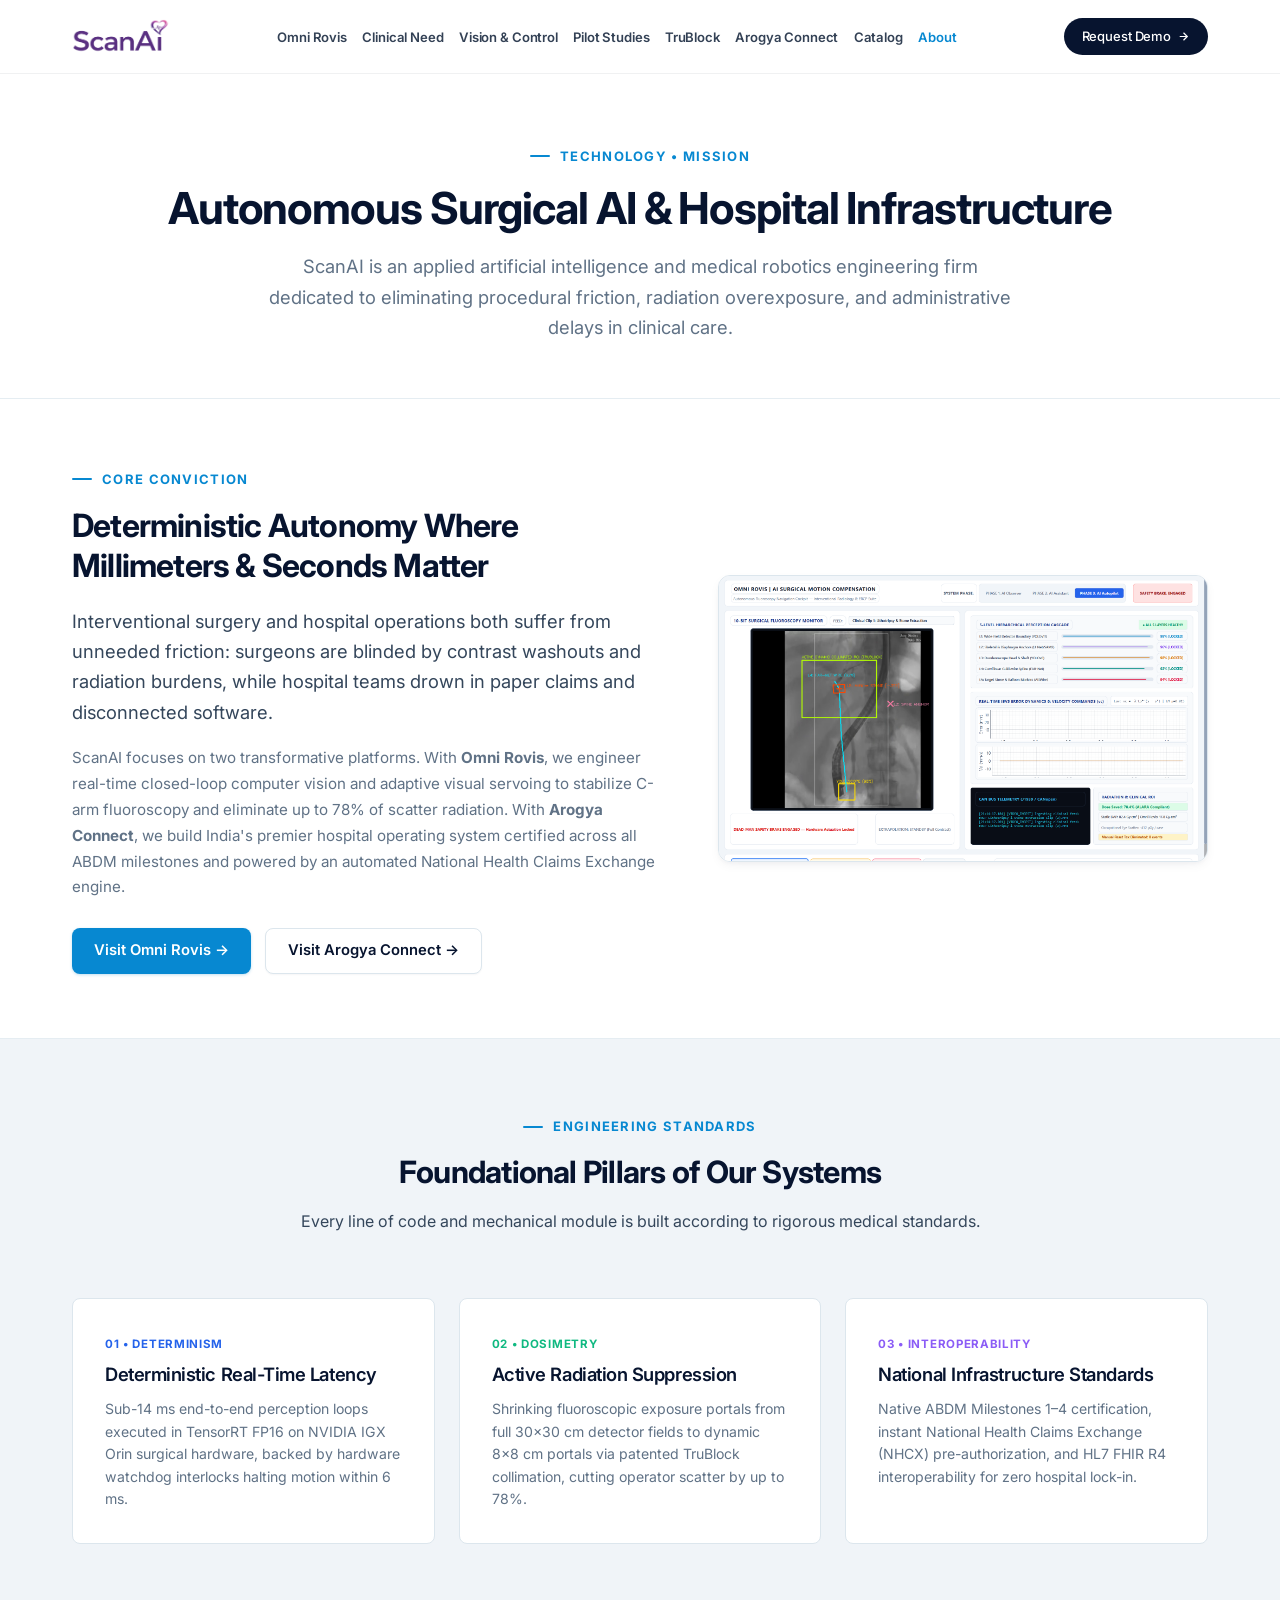
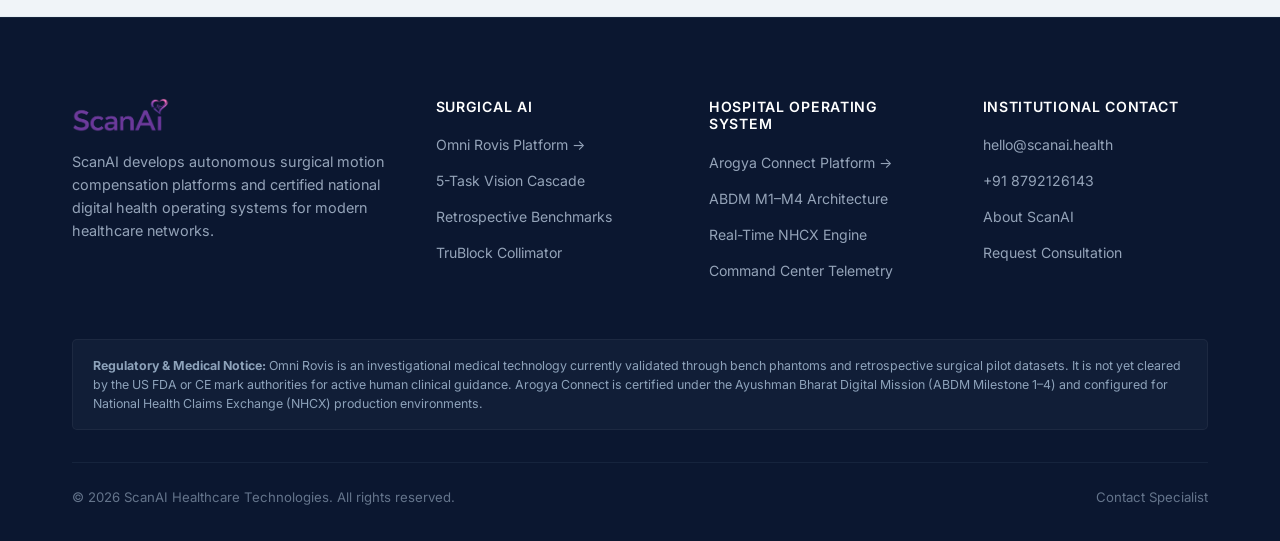
<file: about.html>
<!DOCTYPE html>
<html lang="en">
<head>
  <meta charset="UTF-8" />
  <meta name="viewport" content="width=device-width, initial-scale=1.0" />
  <title>About ScanAI — Surgical Robotics & Healthcare Operating Systems</title>
  <meta name="description" content="ScanAI engineers deep-tech healthcare systems: Omni Rovis (autonomous fluoroscopy motion compensation and surgical navigation) and Arogya Connect (ABDM & NHCX hospital OS)." />
  <link rel="icon" type="image/png" href="./assets/logo.png" />
  
  <link rel="preconnect" href="https://fonts.googleapis.com" />
  <link rel="preconnect" href="https://fonts.gstatic.com" crossorigin />
  <link href="https://fonts.googleapis.com/css2?family=Inter:wght@400;500;600;700;800&family=JetBrains+Mono:wght@500;700&display=swap" rel="stylesheet" />

  <link rel="stylesheet" href="./css/variables.css" />
  <link rel="stylesheet" href="./css/main.css" />
  <link rel="stylesheet" href="./css/components.css" />
  <link rel="stylesheet" href="./css/responsive.css" />
</head>
<body>

  <!-- Site Header -->
  <header class="site-header" id="siteHeader">
    <div class="container nav-container">
      <a href="/" class="brand-logo" aria-label="ScanAI Home">
        <img src="./assets/logo.png" alt="ScanAI Healthcare Logo" />
      </a>

      <nav aria-label="Main Navigation">
        <ul class="nav-menu">
          <li><a href="/#rovis-overview" class="nav-link">Omni Rovis</a></li>
          <li><a href="/#clinical-need" class="nav-link">Clinical Need</a></li>
          <li><a href="/#architecture" class="nav-link">Vision &amp; Control</a></li>
          <li><a href="/#pilot-studies" class="nav-link">Pilot Studies</a></li>
          <li><a href="/#trublock" class="nav-link">TruBlock</a></li>
          <li><a href="/#arogya-connect" class="nav-link">Arogya Connect</a></li>
          <li><a href="./products.html" class="nav-link">Catalog</a></li>
          <li><a href="./about.html" class="nav-link active">About</a></li>
        </ul>
      </nav>

      <div class="nav-actions">
        <a href="./contact.html" class="btn-nav-cta">
          <span>Request Demo</span>
          <svg viewBox="0 0 24 24" fill="none" stroke="currentColor" stroke-width="2.2"><path d="M5 12h14M12 5l7 7-7 7"/></svg>
        </a>
      </div>

      <button class="mobile-toggle" aria-label="Toggle Navigation Menu">
        <svg viewBox="0 0 24 24" fill="none" stroke="currentColor" stroke-width="2"><line x1="3" y1="12" x2="21" y2="12"></line><line x1="3" y1="6" x2="21" y2="6"></line><line x1="3" y1="18" x2="21" y2="18"></line></svg>
      </button>
    </div>
  </header>

  <!-- Mobile Drawer -->
  <div class="drawer-backdrop"></div>
  <aside class="mobile-drawer" aria-label="Mobile Navigation">
    <div class="drawer-header">
      <a href="/" aria-label="ScanAI Home"><img src="./assets/logo.png" alt="ScanAI Logo" style="height: 28px;" /></a>
      <button class="drawer-close" aria-label="Close Menu">
        <svg viewBox="0 0 24 24" fill="none" stroke="currentColor" stroke-width="2"><line x1="18" y1="6" x2="6" y2="18"></line><line x1="6" y1="6" x2="18" y2="18"></line></svg>
      </button>
    </div>
    <ul class="mobile-nav-links">
      <li><a href="/#rovis-overview">Omni Rovis</a></li>
      <li><a href="/#clinical-need">Clinical Need</a></li>
      <li><a href="/#architecture">Perception & Control</a></li>
      <li><a href="/#pilot-studies">Pilot Studies</a></li>
      <li><a href="/#trublock">TruBlock Hardware</a></li>
      <li><a href="/#arogya-connect">Arogya Connect (Hospital OS)</a></li>
      <li><a href="./products.html">Equipment Catalog</a></li>
      <li><a href="./about.html">About ScanAI</a></li>
      <li><a href="./contact.html">Contact Specialist</a></li>
    </ul>
    <div class="drawer-cta-wrap">
      <a href="./contact.html" class="btn btn-primary btn-md" style="width: 100%;">Request Clinical Demo</a>
    </div>
  </aside>

  <!-- Page Header -->
  <section style="padding: 140px 0 56px 0; background: #ffffff; border-bottom: 1px solid var(--border-subtle);">
    <div class="container text-center">
      <div class="eyebrow-tag">TECHNOLOGY &bull; MISSION</div>
      <h1 style="margin-bottom: 16px; font-size: clamp(2rem, 3.5vw, 2.75rem); color: var(--color-primary);">
        Autonomous Surgical AI &amp; Hospital Infrastructure
      </h1>
      <p class="text-lead" style="max-width: 760px; margin: 0 auto; color: var(--text-muted);">
        ScanAI is an applied artificial intelligence and medical robotics engineering firm dedicated to eliminating procedural friction, radiation overexposure, and administrative delays in clinical care.
      </p>
    </div>
  </section>

  <!-- Mission Split Section -->
  <section class="section" style="padding: 64px 0;">
    <div class="container">
      <div style="display: grid; grid-template-columns: 1.1fr 0.9fr; gap: 48px; align-items: center;">
        <div>
          <div class="eyebrow-tag">Core Conviction</div>
          <h2 style="margin-bottom: 20px; font-size: clamp(1.8rem, 2.5vw, 2.2rem); color: var(--color-primary);">
            Deterministic Autonomy Where Millimeters &amp; Seconds Matter
          </h2>
          <p class="text-lead" style="margin-bottom: 18px; color: var(--text-body);">
            Interventional surgery and hospital operations both suffer from unneeded friction: surgeons are blinded by contrast washouts and radiation burdens, while hospital teams drown in paper claims and disconnected software.
          </p>
          <p style="color: var(--text-muted); line-height: 1.7; margin-bottom: 28px; font-size: 0.95rem;">
            ScanAI focuses on two transformative platforms. With <strong>Omni Rovis</strong>, we engineer real-time closed-loop computer vision and adaptive visual servoing to stabilize C-arm fluoroscopy and eliminate up to 78% of scatter radiation. With <strong>Arogya Connect</strong>, we build India's premier hospital operating system certified across all ABDM milestones and powered by an automated National Health Claims Exchange engine.
          </p>
          <div style="display: flex; gap: 14px; flex-wrap: wrap;">
            <a href="https://rovis.omniide.com/" target="_blank" rel="noopener" class="btn btn-primary">Visit Omni Rovis &rarr;</a>
            <a href="https://arogya.scanai.health/" target="_blank" rel="noopener" class="btn btn-secondary">Visit Arogya Connect &rarr;</a>
          </div>
        </div>

        <div style="border-radius: var(--radius-lg); overflow: hidden; border: 1px solid var(--border-medium); box-shadow: var(--shadow-md);">
          <img src="./assets/omni_rovis_cockpit.png" alt="Omni Rovis Surgical Workstation Cockpit" style="width: 100%; height: auto; display: block;" />
        </div>
      </div>
    </div>
  </section>

  <!-- Engineering Principles -->
  <section class="section section-subtle" style="padding: 72px 0; background: var(--bg-alt); border-top: 1px solid var(--border-subtle); border-bottom: 1px solid var(--border-subtle);">
    <div class="container">
      <div class="section-header text-center">
        <div class="eyebrow-tag">ENGINEERING STANDARDS</div>
        <h2 class="section-title">Foundational Pillars of Our Systems</h2>
        <p class="section-desc">Every line of code and mechanical module is built according to rigorous medical standards.</p>
      </div>

      <div style="display: grid; grid-template-columns: repeat(auto-fit, minmax(280px, 1fr)); gap: 24px;">
        <div style="background: #ffffff; border: 1px solid var(--border-medium); border-radius: var(--radius-md); padding: 32px;">
          <span style="font-size: 0.72rem; font-weight: 700; color: #2563eb; letter-spacing: 0.06em; text-transform: uppercase;">01 &bull; DETERMINISM</span>
          <h4 style="color: var(--color-primary); margin: 8px 0 12px 0; font-size: 1.15rem;">Deterministic Real-Time Latency</h4>
          <p style="font-size: 0.88rem; color: var(--text-muted); line-height: 1.6;">
            Sub-14 ms end-to-end perception loops executed in TensorRT FP16 on NVIDIA IGX Orin surgical hardware, backed by hardware watchdog interlocks halting motion within 6 ms.
          </p>
        </div>

        <div style="background: #ffffff; border: 1px solid var(--border-medium); border-radius: var(--radius-md); padding: 32px;">
          <span style="font-size: 0.72rem; font-weight: 700; color: #10b981; letter-spacing: 0.06em; text-transform: uppercase;">02 &bull; DOSIMETRY</span>
          <h4 style="color: var(--color-primary); margin: 8px 0 12px 0; font-size: 1.15rem;">Active Radiation Suppression</h4>
          <p style="font-size: 0.88rem; color: var(--text-muted); line-height: 1.6;">
            Shrinking fluoroscopic exposure portals from full 30x30 cm detector fields to dynamic 8x8 cm portals via patented TruBlock collimation, cutting operator scatter by up to 78%.
          </p>
        </div>

        <div style="background: #ffffff; border: 1px solid var(--border-medium); border-radius: var(--radius-md); padding: 32px;">
          <span style="font-size: 0.72rem; font-weight: 700; color: #8b5cf6; letter-spacing: 0.06em; text-transform: uppercase;">03 &bull; INTEROPERABILITY</span>
          <h4 style="color: var(--color-primary); margin: 8px 0 12px 0; font-size: 1.15rem;">National Infrastructure Standards</h4>
          <p style="font-size: 0.88rem; color: var(--text-muted); line-height: 1.6;">
            Native ABDM Milestones 1–4 certification, instant National Health Claims Exchange (NHCX) pre-authorization, and HL7 FHIR R4 interoperability for zero hospital lock-in.
          </p>
        </div>
      </div>
    </div>
  </section>

  <!-- Footer -->
  <footer class="site-footer">
    <div class="container">
      <div class="footer-grid">
        <div class="footer-brand-summary">
          <img src="./assets/logo.png" alt="ScanAI Healthcare Logo" />
          <p>ScanAI develops autonomous surgical motion compensation platforms and certified national digital health operating systems for modern healthcare networks.</p>
        </div>
        <div class="footer-col">
          <h4>Surgical AI</h4>
          <ul>
            <li><a href="https://rovis.omniide.com/" target="_blank" rel="noopener">Omni Rovis Platform &rarr;</a></li>
            <li><a href="/#architecture">5-Task Vision Cascade</a></li>
            <li><a href="/#pilot-studies">Retrospective Benchmarks</a></li>
            <li><a href="/#trublock">TruBlock Collimator</a></li>
          </ul>
        </div>
        <div class="footer-col">
          <h4>Hospital Operating System</h4>
          <ul>
            <li><a href="https://arogya.scanai.health/" target="_blank" rel="noopener">Arogya Connect Platform &rarr;</a></li>
            <li><a href="/#arogya-connect">ABDM M1&ndash;M4 Architecture</a></li>
            <li><a href="/#arogya-connect">Real-Time NHCX Engine</a></li>
            <li><a href="/#arogya-connect">Command Center Telemetry</a></li>
          </ul>
        </div>
        <div class="footer-col">
          <h4>Institutional Contact</h4>
          <ul>
            <li><a href="mailto:hello@scanai.health">hello@scanai.health</a></li>
            <li><a href="tel:8792126143">+91 8792126143</a></li>
            <li><a href="./about.html">About ScanAI</a></li>
            <li><a href="./contact.html">Request Consultation</a></li>
          </ul>
        </div>
      </div>
      <div class="footer-disclaimer-box">
        <strong>Regulatory &amp; Medical Notice:</strong> Omni Rovis is an investigational medical technology currently validated through bench phantoms and retrospective surgical pilot datasets. It is not yet cleared by the US FDA or CE mark authorities for active human clinical guidance. Arogya Connect is certified under the Ayushman Bharat Digital Mission (ABDM Milestone 1&ndash;4) and configured for National Health Claims Exchange (NHCX) production environments.
      </div>
      <div class="footer-bottom-bar">
        <div>&copy; 2026 ScanAI Healthcare Technologies. All rights reserved.</div>
        <div><a href="./contact.html">Contact Specialist</a></div>
      </div>
    </div>
  </footer>

  <script src="./js/main.js"></script>
</body>
</html>
</file>
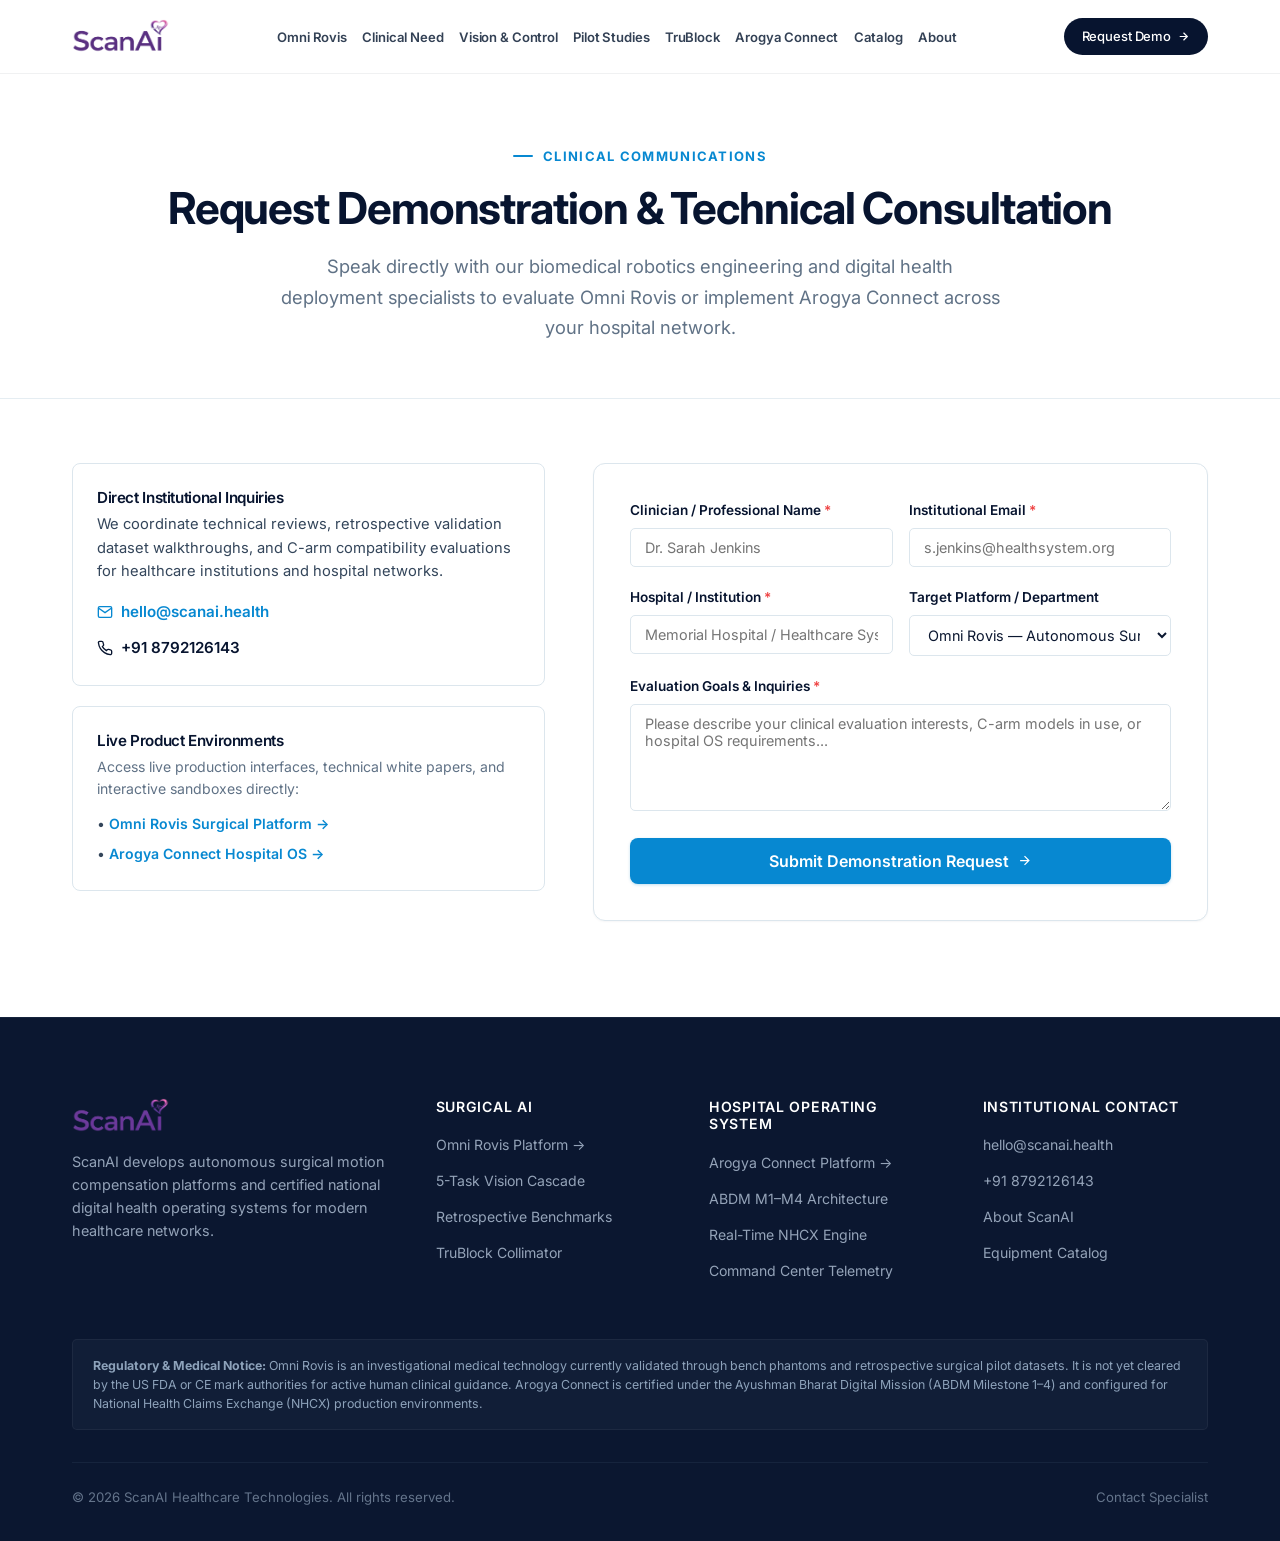
<file: contact.html>
<!DOCTYPE html>
<html lang="en">
<head>
  <meta charset="UTF-8" />
  <meta name="viewport" content="width=device-width, initial-scale=1.0" />
  <title>Institutional Consultation & Demo Scheduling — ScanAI</title>
  <meta name="description" content="Connect with ScanAI clinical specialists to request Omni Rovis surgical demonstrations, C-arm integration reviews, or enterprise rollout of Arogya Connect hospital OS." />
  <link rel="icon" type="image/png" href="./assets/logo.png" />
  
  <link rel="preconnect" href="https://fonts.googleapis.com" />
  <link rel="preconnect" href="https://fonts.gstatic.com" crossorigin />
  <link href="https://fonts.googleapis.com/css2?family=Inter:wght@400;500;600;700;800&family=JetBrains+Mono:wght@500;700&display=swap" rel="stylesheet" />

  <link rel="stylesheet" href="./css/variables.css" />
  <link rel="stylesheet" href="./css/main.css" />
  <link rel="stylesheet" href="./css/components.css" />
  <link rel="stylesheet" href="./css/responsive.css" />
</head>
<body>

  <!-- Site Header -->
  <header class="site-header" id="siteHeader">
    <div class="container nav-container">
      <a href="/" class="brand-logo" aria-label="ScanAI Home">
        <img src="./assets/logo.png" alt="ScanAI Healthcare Logo" />
      </a>

      <nav aria-label="Main Navigation">
        <ul class="nav-menu">
          <li><a href="/#rovis-overview" class="nav-link">Omni Rovis</a></li>
          <li><a href="/#clinical-need" class="nav-link">Clinical Need</a></li>
          <li><a href="/#architecture" class="nav-link">Vision &amp; Control</a></li>
          <li><a href="/#pilot-studies" class="nav-link">Pilot Studies</a></li>
          <li><a href="/#trublock" class="nav-link">TruBlock</a></li>
          <li><a href="/#arogya-connect" class="nav-link">Arogya Connect</a></li>
          <li><a href="./products.html" class="nav-link">Catalog</a></li>
          <li><a href="./about.html" class="nav-link">About</a></li>
        </ul>
      </nav>

      <div class="nav-actions">
        <a href="#clinicalDemoForm" class="btn-nav-cta">
          <span>Request Demo</span>
          <svg viewBox="0 0 24 24" fill="none" stroke="currentColor" stroke-width="2.2"><path d="M5 12h14M12 5l7 7-7 7"/></svg>
        </a>
      </div>

      <button class="mobile-toggle" aria-label="Toggle Navigation Menu">
        <svg viewBox="0 0 24 24" fill="none" stroke="currentColor" stroke-width="2"><line x1="3" y1="12" x2="21" y2="12"></line><line x1="3" y1="6" x2="21" y2="6"></line><line x1="3" y1="18" x2="21" y2="18"></line></svg>
      </button>
    </div>
  </header>

  <!-- Mobile Drawer -->
  <div class="drawer-backdrop"></div>
  <aside class="mobile-drawer" aria-label="Mobile Navigation">
    <div class="drawer-header">
      <a href="/" aria-label="ScanAI Home"><img src="./assets/logo.png" alt="ScanAI Logo" style="height: 28px;" /></a>
      <button class="drawer-close" aria-label="Close Menu">
        <svg viewBox="0 0 24 24" fill="none" stroke="currentColor" stroke-width="2"><line x1="18" y1="6" x2="6" y2="18"></line><line x1="6" y1="6" x2="18" y2="18"></line></svg>
      </button>
    </div>
    <ul class="mobile-nav-links">
      <li><a href="/#rovis-overview">Omni Rovis</a></li>
      <li><a href="/#clinical-need">Clinical Need</a></li>
      <li><a href="/#architecture">Perception & Control</a></li>
      <li><a href="/#pilot-studies">Pilot Studies</a></li>
      <li><a href="/#trublock">TruBlock Hardware</a></li>
      <li><a href="/#arogya-connect">Arogya Connect (Hospital OS)</a></li>
      <li><a href="./products.html">Equipment Catalog</a></li>
      <li><a href="./about.html">About ScanAI</a></li>
      <li><a href="./contact.html">Contact Specialist</a></li>
    </ul>
    <div class="drawer-cta-wrap">
      <a href="#clinicalDemoForm" class="btn btn-primary btn-md" style="width: 100%;">Request Clinical Demo</a>
    </div>
  </aside>

  <!-- Page Header -->
  <section style="padding: 140px 0 56px 0; background: #ffffff; border-bottom: 1px solid var(--border-subtle);">
    <div class="container text-center">
      <div class="eyebrow-tag">CLINICAL COMMUNICATIONS</div>
      <h1 style="margin-bottom: 16px; font-size: clamp(2rem, 3.5vw, 2.75rem); color: var(--color-primary);">
        Request Demonstration &amp; Technical Consultation
      </h1>
      <p class="text-lead" style="max-width: 720px; margin: 0 auto; color: var(--text-muted);">
        Speak directly with our biomedical robotics engineering and digital health deployment specialists to evaluate Omni Rovis or implement Arogya Connect across your hospital network.
      </p>
    </div>
  </section>

  <!-- Contact Form & Info Grid -->
  <section class="section" style="padding: 64px 0 96px 0;">
    <div class="container">
      <div class="contact-grid">
        <div class="contact-info-box">
          <div class="contact-meta-card">
            <h4>Direct Institutional Inquiries</h4>
            <p style="margin-bottom: 16px; font-size: 0.92rem; color: var(--text-body); line-height: 1.6;">
              We coordinate technical reviews, retrospective validation dataset walkthroughs, and C-arm compatibility evaluations for healthcare institutions and hospital networks.
            </p>
            <div style="display: flex; flex-direction: column; gap: 12px; margin-top: 14px;">
              <a href="mailto:hello@scanai.health" style="font-size: 0.95rem; font-weight: 600; color: var(--color-brand); display: inline-flex; align-items: center; gap: 8px;">
                <svg viewBox="0 0 24 24" width="16" height="16" fill="none" stroke="currentColor" stroke-width="2"><path d="M4 4h16c1.1 0 2 .9 2 2v12c0 1.1-.9 2-2 2H4c-1.1 0-2-.9-2-2V6c0-1.1.9-2 2-2z"/><polyline points="22,6 12,13 2,6"/></svg>
                hello@scanai.health
              </a>
              <a href="tel:8792126143" style="font-size: 0.95rem; font-weight: 600; color: var(--color-primary); display: inline-flex; align-items: center; gap: 8px;">
                <svg viewBox="0 0 24 24" width="16" height="16" fill="none" stroke="currentColor" stroke-width="2"><path d="M22 16.92v3a2 2 0 0 1-2.18 2 19.79 19.79 0 0 1-8.63-3.07 19.5 19.5 0 0 1-6-6 19.79 19.79 0 0 1-3.07-8.67A2 2 0 0 1 4.11 2h3a2 2 0 0 1 2 1.72 12.84 12.84 0 0 0 .7 2.81 2 2 0 0 1-.45 2.11L8.09 9.91a16 16 0 0 0 6 6l1.27-1.27a2 2 0 0 1 2.11-.45 12.84 12.84 0 0 0 2.81.7A2 2 0 0 1 22 16.92z"/></svg>
                +91 8792126143
              </a>
            </div>
          </div>

          <div class="contact-meta-card">
            <h4>Live Product Environments</h4>
            <p style="margin-bottom: 12px; font-size: 0.88rem; color: var(--text-muted); line-height: 1.6;">
              Access live production interfaces, technical white papers, and interactive sandboxes directly:
            </p>
            <ul style="list-style: none; display: flex; flex-direction: column; gap: 8px; font-size: 0.88rem;">
              <li>&bull; <a href="https://rovis.omniide.com/" target="_blank" rel="noopener" style="color: var(--color-brand); font-weight: 600;">Omni Rovis Surgical Platform &rarr;</a></li>
              <li>&bull; <a href="https://arogya.scanai.health/" target="_blank" rel="noopener" style="color: var(--color-brand); font-weight: 600;">Arogya Connect Hospital OS &rarr;</a></li>
            </ul>
          </div>
        </div>

        <div class="contact-form-panel">
          <form id="clinicalDemoForm" novalidate>
            <input type="hidden" name="access_key" value="c45f9a0c-53cf-44dc-8397-5c2b0424114e" />
            <input type="hidden" name="subject" value="New Platform Inquiry from scanai.health Contact Page" />
            <input type="hidden" name="from_name" value="ScanAI Contact Portal" />

            <div class="form-row">
              <div class="form-group">
                <label for="formFullName" class="form-label">
                  Clinician / Professional Name <span class="required">*</span>
                </label>
                <input type="text" id="formFullName" name="name" class="form-control" placeholder="Dr. Sarah Jenkins" required />
                <div class="form-error-msg" id="errorFullName">Please provide your full clinical or professional name.</div>
              </div>

              <div class="form-group">
                <label for="formWorkEmail" class="form-label">
                  Institutional Email <span class="required">*</span>
                </label>
                <input type="email" id="formWorkEmail" name="email" class="form-control" placeholder="s.jenkins@healthsystem.org" required />
                <div class="form-error-msg" id="errorWorkEmail">Please provide a valid professional email address.</div>
              </div>
            </div>

            <div class="form-row">
              <div class="form-group">
                <label for="formInstitution" class="form-label">
                  Hospital / Institution <span class="required">*</span>
                </label>
                <input type="text" id="formInstitution" name="institution" class="form-control" placeholder="Memorial Hospital / Healthcare System" required />
                <div class="form-error-msg" id="errorInstitution">Please provide your hospital or practice name.</div>
              </div>

              <div class="form-group">
                <label for="formSpecialty" class="form-label">Target Platform / Department</label>
                <select id="formSpecialty" name="specialty" class="form-control">
                  <option value="Omni Rovis — Autonomous Surgical Navigation">Omni Rovis &mdash; Autonomous Surgical Navigation</option>
                  <option value="Arogya Connect — ABDM & NHCX Hospital OS">Arogya Connect &mdash; ABDM &amp; NHCX Hospital OS</option>
                  <option value="Clinical Engineering & C-Arm Compatibility">Clinical Engineering &amp; C-Arm Compatibility</option>
                  <option value="Institutional Research & Pilot Trials">Institutional Research &amp; Pilot Trials</option>
                </select>
              </div>
            </div>

            <div class="form-group">
              <label for="formMessage" class="form-label">
                Evaluation Goals &amp; Inquiries <span class="required">*</span>
              </label>
              <textarea id="formMessage" name="message" rows="5" class="form-control" placeholder="Please describe your clinical evaluation interests, C-arm models in use, or hospital OS requirements..." required></textarea>
              <div class="form-error-msg" id="errorMessage">Please provide inquiry details (minimum 10 characters).</div>
            </div>

            <button type="submit" class="btn btn-primary btn-lg" style="width: 100%;">
              <span>Submit Demonstration Request</span>
              <svg viewBox="0 0 24 24" fill="none" stroke="currentColor" stroke-width="2"><path d="M5 12h14M12 5l7 7-7 7"/></svg>
            </button>
          </form>
        </div>
      </div>
    </div>
  </section>

  <!-- Footer -->
  <footer class="site-footer">
    <div class="container">
      <div class="footer-grid">
        <div class="footer-brand-summary">
          <img src="./assets/logo.png" alt="ScanAI Healthcare Logo" />
          <p>ScanAI develops autonomous surgical motion compensation platforms and certified national digital health operating systems for modern healthcare networks.</p>
        </div>
        <div class="footer-col">
          <h4>Surgical AI</h4>
          <ul>
            <li><a href="https://rovis.omniide.com/" target="_blank" rel="noopener">Omni Rovis Platform &rarr;</a></li>
            <li><a href="/#architecture">5-Task Vision Cascade</a></li>
            <li><a href="/#pilot-studies">Retrospective Benchmarks</a></li>
            <li><a href="/#trublock">TruBlock Collimator</a></li>
          </ul>
        </div>
        <div class="footer-col">
          <h4>Hospital Operating System</h4>
          <ul>
            <li><a href="https://arogya.scanai.health/" target="_blank" rel="noopener">Arogya Connect Platform &rarr;</a></li>
            <li><a href="/#arogya-connect">ABDM M1&ndash;M4 Architecture</a></li>
            <li><a href="/#arogya-connect">Real-Time NHCX Engine</a></li>
            <li><a href="/#arogya-connect">Command Center Telemetry</a></li>
          </ul>
        </div>
        <div class="footer-col">
          <h4>Institutional Contact</h4>
          <ul>
            <li><a href="mailto:hello@scanai.health">hello@scanai.health</a></li>
            <li><a href="tel:8792126143">+91 8792126143</a></li>
            <li><a href="./about.html">About ScanAI</a></li>
            <li><a href="./products.html">Equipment Catalog</a></li>
          </ul>
        </div>
      </div>
      <div class="footer-disclaimer-box">
        <strong>Regulatory &amp; Medical Notice:</strong> Omni Rovis is an investigational medical technology currently validated through bench phantoms and retrospective surgical pilot datasets. It is not yet cleared by the US FDA or CE mark authorities for active human clinical guidance. Arogya Connect is certified under the Ayushman Bharat Digital Mission (ABDM Milestone 1&ndash;4) and configured for National Health Claims Exchange (NHCX) production environments.
      </div>
      <div class="footer-bottom-bar">
        <div>&copy; 2026 ScanAI Healthcare Technologies. All rights reserved.</div>
        <div><a href="./contact.html">Contact Specialist</a></div>
      </div>
    </div>
  </footer>

  <script src="./js/main.js"></script>
</body>
</html>
</file>
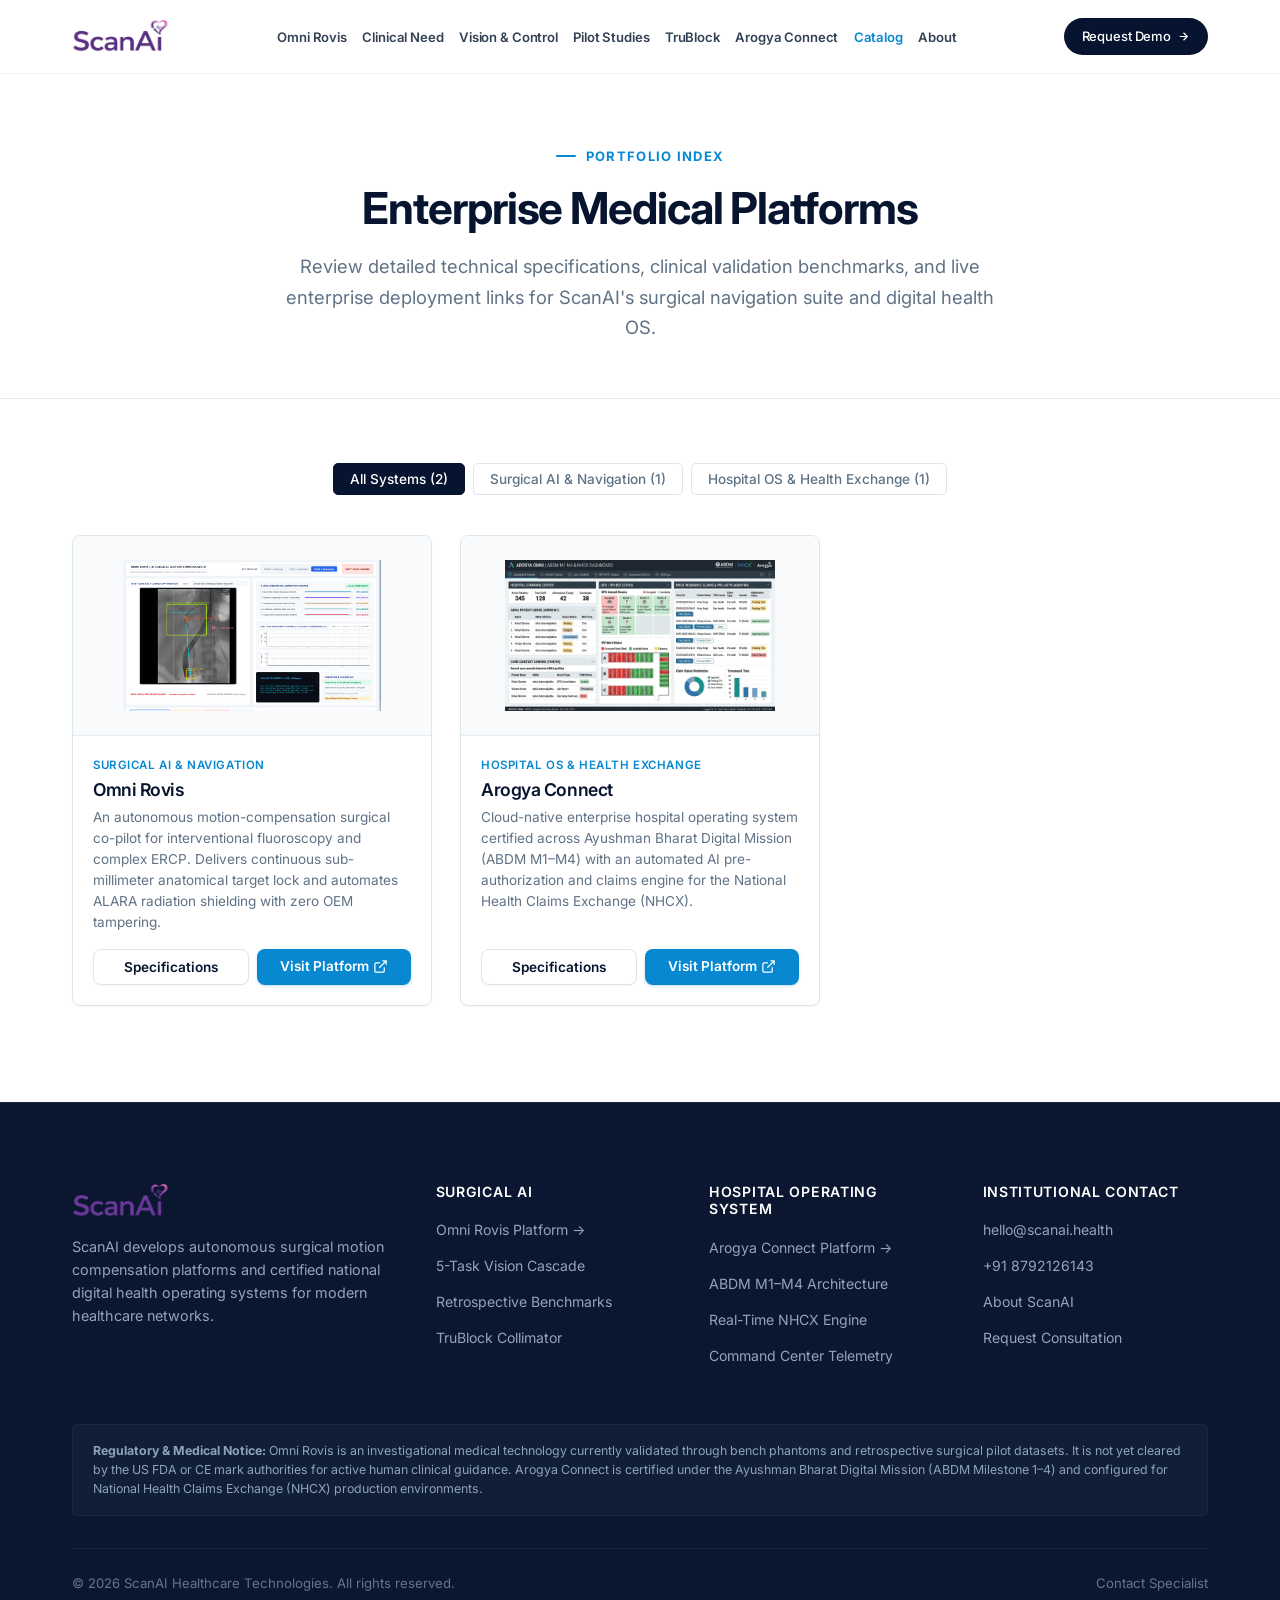
<file: products.html>
<!DOCTYPE html>
<html lang="en">
<head>
  <meta charset="UTF-8" />
  <meta name="viewport" content="width=device-width, initial-scale=1.0" />
  <title>Enterprise Systems Catalog — ScanAI</title>
  <meta name="description" content="Explore ScanAI's core enterprise medical platforms: Omni Rovis (autonomous fluoroscopy motion compensation & surgical navigation) and Arogya Connect (ABDM M1-M4 hospital OS and NHCX claims engine)." />
  <link rel="icon" type="image/png" href="./assets/logo.png" />
  
  <link rel="preconnect" href="https://fonts.googleapis.com" />
  <link rel="preconnect" href="https://fonts.gstatic.com" crossorigin />
  <link href="https://fonts.googleapis.com/css2?family=Inter:wght@400;500;600;700;800&family=JetBrains+Mono:wght@500;700&display=swap" rel="stylesheet" />

  <link rel="stylesheet" href="./css/variables.css" />
  <link rel="stylesheet" href="./css/main.css" />
  <link rel="stylesheet" href="./css/components.css" />
  <link rel="stylesheet" href="./css/responsive.css" />
</head>
<body>

  <!-- Site Header -->
  <header class="site-header" id="siteHeader">
    <div class="container nav-container">
      <a href="/" class="brand-logo" aria-label="ScanAI Home">
        <img src="./assets/logo.png" alt="ScanAI Healthcare Logo" />
      </a>

      <nav aria-label="Main Navigation">
        <ul class="nav-menu">
          <li><a href="/#rovis-overview" class="nav-link">Omni Rovis</a></li>
          <li><a href="/#clinical-need" class="nav-link">Clinical Need</a></li>
          <li><a href="/#architecture" class="nav-link">Vision &amp; Control</a></li>
          <li><a href="/#pilot-studies" class="nav-link">Pilot Studies</a></li>
          <li><a href="/#trublock" class="nav-link">TruBlock</a></li>
          <li><a href="/#arogya-connect" class="nav-link">Arogya Connect</a></li>
          <li><a href="./products.html" class="nav-link active">Catalog</a></li>
          <li><a href="./about.html" class="nav-link">About</a></li>
        </ul>
      </nav>

      <div class="nav-actions">
        <a href="./contact.html" class="btn-nav-cta">
          <span>Request Demo</span>
          <svg viewBox="0 0 24 24" fill="none" stroke="currentColor" stroke-width="2.2"><path d="M5 12h14M12 5l7 7-7 7"/></svg>
        </a>
      </div>

      <button class="mobile-toggle" aria-label="Toggle Navigation Menu">
        <svg viewBox="0 0 24 24" fill="none" stroke="currentColor" stroke-width="2"><line x1="3" y1="12" x2="21" y2="12"></line><line x1="3" y1="6" x2="21" y2="6"></line><line x1="3" y1="18" x2="21" y2="18"></line></svg>
      </button>
    </div>
  </header>

  <!-- Mobile Drawer -->
  <div class="drawer-backdrop"></div>
  <aside class="mobile-drawer" aria-label="Mobile Navigation">
    <div class="drawer-header">
      <a href="/" aria-label="ScanAI Home"><img src="./assets/logo.png" alt="ScanAI Logo" style="height: 28px;" /></a>
      <button class="drawer-close" aria-label="Close Menu">
        <svg viewBox="0 0 24 24" fill="none" stroke="currentColor" stroke-width="2"><line x1="18" y1="6" x2="6" y2="18"></line><line x1="6" y1="6" x2="18" y2="18"></line></svg>
      </button>
    </div>
    <ul class="mobile-nav-links">
      <li><a href="/#rovis-overview">Omni Rovis</a></li>
      <li><a href="/#clinical-need">Clinical Need</a></li>
      <li><a href="/#architecture">Perception & Control</a></li>
      <li><a href="/#pilot-studies">Pilot Studies</a></li>
      <li><a href="/#trublock">TruBlock Hardware</a></li>
      <li><a href="/#arogya-connect">Arogya Connect (Hospital OS)</a></li>
      <li><a href="./products.html">Equipment Catalog</a></li>
      <li><a href="./about.html">About ScanAI</a></li>
      <li><a href="./contact.html">Contact Specialist</a></li>
    </ul>
    <div class="drawer-cta-wrap">
      <a href="./contact.html" class="btn btn-primary btn-md" style="width: 100%;">Request Clinical Demo</a>
    </div>
  </aside>

  <!-- Page Header -->
  <section style="padding: 140px 0 56px 0; background: #ffffff; border-bottom: 1px solid var(--border-subtle);">
    <div class="container text-center">
      <div class="eyebrow-tag">PORTFOLIO INDEX</div>
      <h1 style="margin-bottom: 16px; font-size: clamp(2rem, 3.5vw, 2.75rem); color: var(--color-primary);">
        Enterprise Medical Platforms
      </h1>
      <p class="text-lead" style="max-width: 720px; margin: 0 auto; color: var(--text-muted);">
        Review detailed technical specifications, clinical validation benchmarks, and live enterprise deployment links for ScanAI's surgical navigation suite and digital health OS.
      </p>
    </div>
  </section>

  <!-- Catalog Grid Section -->
  <section class="section" style="padding: 64px 0 96px 0;">
    <div class="container">
      <div class="catalog-filter-bar">
        <button class="filter-btn active" data-filter="all">All Systems (2)</button>
        <button class="filter-btn" data-filter="surgical-ai">Surgical AI &amp; Navigation (1)</button>
        <button class="filter-btn" data-filter="hospital-os">Hospital OS &amp; Health Exchange (1)</button>
      </div>

      <div class="products-grid" id="productsGridContainer">
        <!-- Dynamically rendered by js/main.js from js/products-data.js -->
      </div>
    </div>
  </section>

  <!-- Technical Modal -->
  <div class="modal-backdrop" id="productSpecModal" role="dialog" aria-modal="true" aria-labelledby="modalProductTitle">
    <div class="modal-card">
      <div class="modal-header">
        <div>
          <span class="product-category" id="modalProductCategory">Medical Technology</span>
          <h2 id="modalProductTitle" style="font-size: 1.35rem; color: var(--color-primary);">Product Details</h2>
        </div>
        <button class="modal-close" id="modalCloseBtn" aria-label="Close Modal">
          <svg viewBox="0 0 24 24" fill="none" stroke="currentColor" stroke-width="2"><line x1="18" y1="6" x2="6" y2="18"></line><line x1="6" y1="6" x2="18" y2="18"></line></svg>
        </button>
      </div>

      <div class="modal-body">
        <div class="modal-product-layout">
          <div class="modal-image-box">
            <img id="modalProductImage" src="./assets/omni_rovis_cockpit.png" alt="Medical System" />
          </div>
          <div>
            <h4 style="margin-bottom: 8px;">System Architecture</h4>
            <p id="modalProductDesc" style="font-size: 0.9rem; color: var(--text-muted); line-height: 1.6; margin-bottom: 20px;">
              Clinical system description.
            </p>
            <a href="./contact.html" id="modalInquireBtn" class="btn btn-primary btn-sm">Request Evaluation Package</a>
          </div>
        </div>

        <h4 style="margin-bottom: 12px; color: var(--color-primary);">Technical &amp; Clinical Highlights</h4>
        <table class="modal-spec-table">
          <tbody id="modalSpecTableBody">
            <!-- Populated dynamically by js/main.js -->
          </tbody>
        </table>
      </div>

      <div class="modal-footer">
        <span style="font-size: 0.78rem; color: var(--text-muted);">
          Detailed technical datasheets and institutional documentation available upon request.
        </span>
        <button class="btn btn-secondary btn-sm" onclick="document.getElementById('productSpecModal').classList.remove('active'); document.body.style.overflow='';">
          Close
        </button>
      </div>
    </div>
  </div>

  <!-- Footer -->
  <footer class="site-footer">
    <div class="container">
      <div class="footer-grid">
        <div class="footer-brand-summary">
          <img src="./assets/logo.png" alt="ScanAI Healthcare Logo" />
          <p>ScanAI develops autonomous surgical motion compensation platforms and certified national digital health operating systems for modern healthcare networks.</p>
        </div>
        <div class="footer-col">
          <h4>Surgical AI</h4>
          <ul>
            <li><a href="https://rovis.omniide.com/" target="_blank" rel="noopener">Omni Rovis Platform &rarr;</a></li>
            <li><a href="/#architecture">5-Task Vision Cascade</a></li>
            <li><a href="/#pilot-studies">Retrospective Benchmarks</a></li>
            <li><a href="/#trublock">TruBlock Collimator</a></li>
          </ul>
        </div>
        <div class="footer-col">
          <h4>Hospital Operating System</h4>
          <ul>
            <li><a href="https://arogya.scanai.health/" target="_blank" rel="noopener">Arogya Connect Platform &rarr;</a></li>
            <li><a href="/#arogya-connect">ABDM M1&ndash;M4 Architecture</a></li>
            <li><a href="/#arogya-connect">Real-Time NHCX Engine</a></li>
            <li><a href="/#arogya-connect">Command Center Telemetry</a></li>
          </ul>
        </div>
        <div class="footer-col">
          <h4>Institutional Contact</h4>
          <ul>
            <li><a href="mailto:hello@scanai.health">hello@scanai.health</a></li>
            <li><a href="tel:8792126143">+91 8792126143</a></li>
            <li><a href="./about.html">About ScanAI</a></li>
            <li><a href="./contact.html">Request Consultation</a></li>
          </ul>
        </div>
      </div>
      <div class="footer-disclaimer-box">
        <strong>Regulatory &amp; Medical Notice:</strong> Omni Rovis is an investigational medical technology currently validated through bench phantoms and retrospective surgical pilot datasets. It is not yet cleared by the US FDA or CE mark authorities for active human clinical guidance. Arogya Connect is certified under the Ayushman Bharat Digital Mission (ABDM Milestone 1&ndash;4) and configured for National Health Claims Exchange (NHCX) production environments.
      </div>
      <div class="footer-bottom-bar">
        <div>&copy; 2026 ScanAI Healthcare Technologies. All rights reserved.</div>
        <div><a href="./contact.html">Contact Specialist</a></div>
      </div>
    </div>
  </footer>

  <script src="./js/products-data.js"></script>
  <script src="./js/main.js"></script>
</body>
</html>
</file>
<file: css/variables.css>
/**
 * ScanAI Medical Technology Design Tokens (variables.css)
 * Strict clinical palette: 70-80% White, 15-20% Navy/Slate, 5-10% Medical Blue
 * Single font: Inter
 */

@import url('https://fonts.googleapis.com/css2?family=Inter:wght@400;500;600;700&display=swap');

:root {
  /* Color Palette - Apple-Grade Medical Tech Standard */
  --bg-page: #ffffff;
  --bg-subtle: #f8fafc;
  --bg-alt: #f0f4f8;
  --bg-surface: #ffffff;
  --bg-card: #ffffff;

  /* Deep Navy / Ink */
  --color-primary: #07142f;
  --color-primary-light: #0d2046;
  --color-primary-soft: #142a58;

  /* Clinical Blue */
  --color-brand: #0788d1;
  --color-brand-hover: #0673b2;
  --color-brand-subtle: #eaf5fb;
  --color-brand-tint: #f0f7fc;

  /* Secondary Clinical Teal & Brand Purple (Used Sparingly) */
  --color-teal: #10b981;
  --color-teal-subtle: #f0fdf4;
  --color-purple: #7c3aed;
  --color-purple-subtle: #f5f3ff;

  /* Status Colors */
  --color-success: #10b981;
  --color-warning: #f59e0b;
  --color-danger: #ef4444;

  /* Borders & Dividers */
  --border-subtle: #e5edf2;
  --border-medium: #dce6ed;
  --border-focus: #087fc1;

  /* Typography Scale */
  --font-primary: 'Inter', -apple-system, BlinkMacSystemFont, 'Segoe UI', Roboto, Helvetica, Arial, sans-serif;
  --font-mono: ui-monospace, SFMono-Regular, Menlo, Monaco, Consolas, monospace;

  --text-heading: #0b1730;
  --text-body: #34465b;
  --text-muted: #607286;
  --text-inverse: #ffffff;

  /* Restrained Elevation & Shadows */
  --shadow-sm: 0 1px 2px 0 rgba(11, 23, 48, 0.04);
  --shadow-md: 0 4px 12px -2px rgba(11, 23, 48, 0.06), 0 2px 4px -1px rgba(11, 23, 48, 0.03);
  --shadow-lg: 0 12px 24px -4px rgba(11, 23, 48, 0.08), 0 4px 8px -2px rgba(11, 23, 48, 0.03);

  /* Restrained Border Radius (No huge bubbly pills) */
  --radius-xs: 3px;
  --radius-sm: 5px;
  --radius-md: 8px;
  --radius-lg: 12px;
  --radius-xl: 16px;

  /* Spacing System */
  --container-max: 1200px;
  --header-height: 74px;

  /* Transitions */
  --transition-fast: 140ms ease;
  --transition-normal: 220ms ease;
}
</file>
<file: css/main.css>
/**
 * ScanAI Medical Technology - Global Stylesheet (main.css)
 * Clinical precision + modern technology + calm confidence
 */

@import url('./variables.css');

/* ==========================================================================
   Base & Reset
   ========================================================================== */
*, *::before, *::after {
  box-sizing: border-box;
  margin: 0;
  padding: 0;
}

html {
  scroll-behavior: smooth;
  scroll-padding-top: calc(var(--header-height) + 24px);
  -webkit-font-smoothing: antialiased;
  -moz-osx-font-smoothing: grayscale;
  overflow-x: hidden;
  width: 100%;
}

body {
  font-family: var(--font-primary);
  background-color: var(--bg-page);
  color: var(--text-body);
  line-height: 1.6;
  font-size: 15px;
  overflow-x: hidden;
}

img, video {
  max-width: 100%;
  height: auto;
  display: block;
}

a {
  color: inherit;
  text-decoration: none;
  transition: color var(--transition-fast);
}

button {
  font-family: inherit;
  border: none;
  background: none;
  cursor: pointer;
}

/* ==========================================================================
   Typography Hierarchy
   ========================================================================== */
h1, h2, h3, h4, h5, h6 {
  color: var(--text-heading);
  font-weight: 700;
  line-height: 1.25;
  letter-spacing: -0.025em;
}

.text-display {
  font-size: clamp(2.4rem, 4vw, 3.4rem);
  font-weight: 700;
  line-height: 1.15;
  letter-spacing: -0.035em;
  color: var(--color-primary);
}

h1 {
  font-size: clamp(2rem, 3.2vw, 2.6rem);
  font-weight: 700;
  line-height: 1.2;
}

h2 {
  font-size: clamp(1.6rem, 2.4vw, 2rem);
  font-weight: 700;
  line-height: 1.25;
}

h3 {
  font-size: 1.25rem;
  font-weight: 600;
}

h4 {
  font-size: 1.05rem;
  font-weight: 600;
}

p {
  color: var(--text-body);
  font-size: 1rem;
  line-height: 1.65;
}

.text-lead {
  font-size: 1.15rem;
  color: var(--text-body);
  line-height: 1.65;
}

.text-muted { color: var(--text-muted); }
.text-brand { color: var(--color-brand); }
.text-center { text-align: center; }

/* ==========================================================================
   Layout Containers & Grid
   ========================================================================== */
.container {
  width: 100%;
  max-width: var(--container-max);
  margin-left: auto;
  margin-right: auto;
  padding-left: 32px;
  padding-right: 32px;
}

.section {
  padding: 110px 0;
  position: relative;
}

.section-subtle {
  background-color: var(--bg-subtle);
  border-top: 1px solid var(--border-subtle);
  border-bottom: 1px solid var(--border-subtle);
}

.section-alt {
  background-color: var(--bg-alt);
  border-top: 1px solid var(--border-subtle);
  border-bottom: 1px solid var(--border-subtle);
}

/* Section Header */
.section-header {
  max-width: 760px;
  margin: 0 auto 64px auto;
}

.section-header.text-left {
  margin-left: 0;
  margin-right: auto;
}

.eyebrow-tag {
  display: inline-flex;
  align-items: center;
  gap: 10px;
  padding: 0;
  background: transparent;
  border: none;
  border-radius: 0;
  color: var(--color-brand);
  font-size: 0.8125rem;
  font-weight: 700;
  text-transform: uppercase;
  letter-spacing: 0.1em;
  margin-bottom: 16px;
}

.eyebrow-tag::before {
  content: "";
  display: inline-block;
  width: 20px;
  height: 2px;
  background: var(--color-brand);
  border-radius: 1px;
}

.hero-kicker {
  display: inline-flex;
  align-items: center;
  gap: 10px;
  font-size: 0.8125rem;
  font-weight: 700;
  text-transform: uppercase;
  letter-spacing: 0.1em;
  color: var(--color-brand);
  margin-bottom: 20px;
}

.hero-kicker .kicker-line {
  display: inline-block;
  width: 24px;
  height: 2px;
  background: var(--color-brand);
  border-radius: 1px;
}

.section-title {
  margin-bottom: 16px;
  color: var(--color-primary);
}

.section-subtitle {
  font-size: 1.075rem;
  color: var(--text-muted);
  line-height: 1.6;
}

/* ==========================================================================
   Buttons & Links
   ========================================================================== */
.btn {
  display: inline-flex;
  align-items: center;
  justify-content: center;
  gap: 8px;
  padding: 10px 22px;
  font-size: 0.925rem;
  font-weight: 600;
  border-radius: var(--radius-md);
  transition: all var(--transition-fast);
  cursor: pointer;
  white-space: nowrap;
}

.btn svg {
  width: 15px;
  height: 15px;
  transition: transform var(--transition-fast);
}

.btn:hover svg {
  transform: translateX(3px);
}

.btn-primary {
  background-color: var(--color-brand);
  color: #ffffff;
  box-shadow: 0 1px 3px rgba(8, 127, 193, 0.25);
}

.btn-primary:hover {
  background-color: var(--color-brand-hover);
  box-shadow: 0 4px 12px rgba(8, 127, 193, 0.3);
  transform: translateY(-1px);
}

.btn-secondary {
  background-color: #ffffff;
  color: var(--color-primary);
  border: 1px solid var(--border-medium);
  box-shadow: var(--shadow-sm);
}

.btn-secondary:hover {
  background-color: var(--bg-subtle);
  border-color: #cbd5e1;
  transform: translateY(-1px);
}

.btn-lg {
  padding: 13px 26px;
  font-size: 1rem;
}

.btn-sm {
  padding: 7px 16px;
  font-size: 0.85rem;
}

/* Text Link with Arrow */
.arrow-link {
  display: inline-flex;
  align-items: center;
  gap: 6px;
  color: var(--color-brand);
  font-weight: 600;
  font-size: 0.925rem;
  transition: gap var(--transition-fast);
}

.arrow-link svg {
  width: 15px;
  height: 15px;
  transition: transform var(--transition-fast);
}

.arrow-link:hover {
  color: var(--color-brand-hover);
}

.arrow-link:hover svg {
  transform: translateX(4px);
}

/* ==========================================================================
   Header & Navigation (Apple-Quality Sticky Navbar)
   ========================================================================== */
.site-header {
  position: fixed;
  top: 0;
  left: 0;
  right: 0;
  height: 74px;
  background: rgba(255, 255, 255, 0.86);
  backdrop-filter: blur(20px);
  -webkit-backdrop-filter: blur(20px);
  border-bottom: 1px solid rgba(7, 20, 47, 0.06);
  z-index: 1000;
  transition: all var(--transition-normal);
}

.site-header.scrolled {
  background: rgba(255, 255, 255, 0.96);
  box-shadow: 0 4px 20px rgba(7, 20, 47, 0.05);
  border-bottom-color: rgba(7, 20, 47, 0.1);
}

.nav-container {
  display: flex;
  align-items: center;
  justify-content: space-between;
  height: 100%;
}

.brand-logo {
  display: flex;
  align-items: center;
  gap: 12px;
}

.brand-logo img {
  height: 36px;
  width: auto;
  object-fit: contain;
}

.nav-menu {
  display: flex;
  align-items: center;
  gap: clamp(8px, 1.2vw, 18px);
  list-style: none;
}

.nav-link {
  font-size: 0.82rem;
  font-weight: 600;
  letter-spacing: -0.01em;
  color: #334155;
  position: relative;
  padding: 6px 0;
  white-space: nowrap;
  transition: color var(--transition-fast);
}

.nav-link:hover,
.nav-link.active {
  color: var(--color-brand);
}

.nav-actions {
  display: flex;
  align-items: center;
  gap: 12px;
  flex-shrink: 0;
}

.nav-text-link {
  font-size: 0.875rem;
  font-weight: 500;
  color: #475569;
  letter-spacing: -0.01em;
  transition: color var(--transition-fast);
}

.nav-text-link:hover {
  color: var(--color-brand);
}

.btn-nav-cta {
  display: inline-flex;
  align-items: center;
  gap: 6px;
  background: var(--color-primary);
  color: #ffffff;
  padding: 8px 18px;
  border-radius: 980px;
  font-size: 0.8125rem;
  font-weight: 500;
  letter-spacing: -0.01em;
  transition: all 0.25s cubic-bezier(0.16, 1, 0.3, 1);
  text-decoration: none;
}

.btn-nav-cta svg {
  width: 13px;
  height: 13px;
  transition: transform 0.2s ease;
}

.btn-nav-cta:hover {
  background: var(--color-brand);
  color: #ffffff;
  transform: translateY(-1px);
  box-shadow: 0 4px 12px rgba(7, 136, 209, 0.25);
}

.btn-nav-cta:hover svg {
  transform: translateX(2px);
}

/* Mobile Toggle */
.mobile-toggle {
  display: none;
  background: transparent;
  border: 1px solid var(--border-medium);
  padding: 7px;
  border-radius: var(--radius-md);
  color: var(--color-primary);
  cursor: pointer;
}

.mobile-toggle svg {
  width: 22px;
  height: 22px;
}

/* Mobile Drawer */
.mobile-drawer {
  position: fixed;
  top: 0;
  right: -100%;
  width: min(85vw, 340px);
  height: 100vh;
  background: #ffffff;
  box-shadow: -6px 0 24px rgba(11, 23, 48, 0.1);
  z-index: 1200;
  display: flex;
  flex-direction: column;
  padding: 24px;
  transition: right var(--transition-normal);
}

.mobile-drawer.open {
  right: 0;
}

.mobile-drawer-header {
  display: flex;
  align-items: center;
  justify-content: space-between;
  margin-bottom: 28px;
  padding-bottom: 16px;
  border-bottom: 1px solid var(--border-subtle);
}

.drawer-close {
  padding: 6px;
  border-radius: var(--radius-sm);
  color: var(--text-muted);
}

.drawer-close:hover {
  color: var(--color-primary);
  background: var(--bg-subtle);
}

.mobile-nav-links {
  list-style: none;
  display: flex;
  flex-direction: column;
  gap: 16px;
  margin-bottom: 32px;
}

.mobile-nav-links a {
  font-size: 1.05rem;
  font-weight: 600;
  color: var(--color-primary);
  display: block;
  padding: 8px 0;
}

.mobile-nav-links a:hover {
  color: var(--color-brand);
}

.drawer-backdrop {
  position: fixed;
  inset: 0;
  background: rgba(11, 23, 48, 0.4);
  backdrop-filter: blur(2px);
  z-index: 1100;
  opacity: 0;
  pointer-events: none;
  transition: opacity var(--transition-normal);
}

.drawer-backdrop.active {
  opacity: 1;
  pointer-events: auto;
}

/* ==========================================================================
   Hero Section (Apple-Quality Medical Technology Composition)
   ========================================================================== */
.hero-section {
  padding-top: calc(var(--header-height) + 36px);
  padding-bottom: 56px;
  background: #ffffff;
  position: relative;
  border-bottom: 1px solid var(--border-subtle);
}

.hero-grid {
  display: grid;
  grid-template-columns: 1.15fr 0.85fr;
  gap: 48px;
  align-items: center;
  padding-top: 14px;
}

.hero-content {
  display: flex;
  flex-direction: column;
  align-items: center;
  text-align: center;
  width: 100%;
  max-width: 1100px;
  margin-left: auto;
  margin-right: auto;
}

.hero-content.text-center {
  align-items: center;
  text-align: center;
}

.hero-title {
  font-size: clamp(2rem, 3.6vw, 3.1rem);
  font-weight: 800;
  line-height: 1.18;
  letter-spacing: -0.03em;
  color: var(--color-primary);
  max-width: 980px;
  margin: 0 auto 20px auto;
  text-align: center;
}

.hero-desc {
  font-size: 1.08rem;
  line-height: 1.68;
  color: var(--text-body);
  max-width: 860px;
  margin: 0 auto 34px auto;
  text-align: center;
}

.hero-actions {
  display: flex;
  align-items: center;
  justify-content: center;
  gap: 14px;
  flex-wrap: wrap;
  width: 100%;
  max-width: 100%;
  margin: 0 auto 40px auto;
  text-align: center;
}

.hero-kicker-apple {
  display: inline-flex;
  align-items: center;
  gap: 8px;
  font-size: 0.78125rem;
  font-weight: 700;
  text-transform: uppercase;
  letter-spacing: 0.12em;
  color: var(--color-brand);
  margin-bottom: 16px;
}

.kicker-bullet {
  width: 6px;
  height: 6px;
  border-radius: 50%;
  background: var(--color-brand);
  box-shadow: 0 0 8px rgba(7, 136, 209, 0.6);
}

.hero-headline-apple {
  font-size: clamp(2.75rem, 5vw, 4rem);
  font-weight: 700;
  line-height: 1.08;
  letter-spacing: -0.035em;
  color: var(--color-primary);
  margin-bottom: 18px;
}

.hero-lead-apple {
  font-size: 1.125rem;
  line-height: 1.65;
  color: #475569;
  max-width: 540px;
  margin-bottom: 32px;
  font-weight: 400;
}

.hero-cta-group-apple {
  display: flex;
  align-items: center;
  gap: 14px;
  flex-wrap: wrap;
  margin-bottom: 36px;
}

.btn-apple-primary {
  display: inline-flex;
  align-items: center;
  gap: 8px;
  background: var(--color-primary);
  color: #ffffff;
  padding: 13px 26px;
  border-radius: 980px;
  font-size: 0.9375rem;
  font-weight: 500;
  letter-spacing: -0.01em;
  box-shadow: 0 4px 14px rgba(7, 20, 47, 0.15);
  transition: all 0.25s cubic-bezier(0.16, 1, 0.3, 1);
  text-decoration: none;
}

.btn-apple-primary svg {
  width: 16px;
  height: 16px;
  transition: transform 0.2s ease;
}

.btn-apple-primary:hover {
  background: var(--color-brand);
  color: #ffffff;
  transform: translateY(-1.5px);
  box-shadow: 0 8px 24px rgba(7, 136, 209, 0.28);
}

.btn-apple-primary:hover svg {
  transform: translateX(3px);
}

.btn-apple-secondary {
  display: inline-flex;
  align-items: center;
  gap: 8px;
  background: #ffffff;
  color: var(--color-primary);
  padding: 13px 26px;
  border: 1.5px solid rgba(7, 20, 47, 0.16);
  border-radius: 980px;
  font-size: 0.9375rem;
  font-weight: 500;
  letter-spacing: -0.01em;
  transition: all 0.25s cubic-bezier(0.16, 1, 0.3, 1);
  text-decoration: none;
}

.btn-apple-secondary:hover {
  border-color: var(--color-primary);
  background: #f8fafc;
  transform: translateY(-1.5px);
  box-shadow: 0 4px 12px rgba(7, 20, 47, 0.06);
}

/* ==========================================================================
   Apple-Grade Smartphone Device Mockup Hosting Real Product Video
   ========================================================================== */
.hero-device-wrapper {
  display: flex;
  justify-content: center;
  align-items: center;
  width: 100%;
  padding-top: 6px;
}

.device-phone {
  position: relative;
  width: 290px;
  height: 524px;
  background: #000000;
  border-radius: 44px;
  padding: 3.5px;
  box-shadow: 
    0 0 0 1.5px rgba(255, 255, 255, 0.25),
    0 0 0 3px #182234,
    0 15px 35px -8px rgba(7, 20, 47, 0.3),
    0 30px 60px -15px rgba(7, 20, 47, 0.18);
  overflow: hidden;
  margin: 0 auto;
}

.device-notch {
  position: absolute;
  top: 9px;
  left: 50%;
  transform: translateX(-50%);
  width: 86px;
  height: 22px;
  background: #000000;
  border-radius: 20px;
  z-index: 50;
  display: flex;
  align-items: center;
  justify-content: space-between;
  padding: 0 10px;
  pointer-events: none;
}

.notch-camera {
  width: 8px;
  height: 8px;
  border-radius: 50%;
  background: #081224;
  border: 1px solid #1c2b48;
}

.notch-sensor {
  width: 6px;
  height: 6px;
  border-radius: 50%;
  background: #070d18;
}

.device-glare {
  position: absolute;
  top: 0;
  left: 0;
  right: 0;
  height: 50%;
  background: linear-gradient(135deg, rgba(255, 255, 255, 0.14) 0%, rgba(255, 255, 255, 0.02) 40%, transparent 60%);
  pointer-events: none;
  z-index: 40;
  border-top-left-radius: 40px;
  border-top-right-radius: 40px;
}

.phone-screen-video {
  position: relative;
  width: 100%;
  height: 100%;
  border-radius: 40px;
  overflow: hidden;
  background: #000000;
}

.phone-screen-video video {
  width: 100%;
  height: 100%;
  object-fit: cover;
  display: block;
  background: #000000;
  cursor: pointer;
}

.video-floating-bar {
  position: absolute;
  bottom: 14px;
  left: 12px;
  right: 12px;
  display: flex;
  align-items: center;
  justify-content: space-between;
  gap: 8px;
  z-index: 60;
  pointer-events: none;
}

.v-btn {
  pointer-events: auto;
  background: rgba(7, 20, 47, 0.85);
  color: #ffffff;
  border: 1px solid rgba(255, 255, 255, 0.25);
  padding: 6px 12px;
  border-radius: 980px;
  font-size: 0.72rem;
  font-weight: 500;
  display: inline-flex;
  align-items: center;
  gap: 5px;
  cursor: pointer;
  backdrop-filter: blur(10px);
  -webkit-backdrop-filter: blur(10px);
  transition: all 0.2s ease;
}

.v-btn:hover {
  background: rgba(7, 136, 209, 0.95);
  border-color: rgba(255, 255, 255, 0.5);
  transform: translateY(-1px);
}

.v-btn svg {
  width: 12px;
  height: 12px;
}

/* ==========================================================================
   Trust & Modality Strip (Clinical Capability Pillars)
   ========================================================================== */
.trust-strip {
  padding: 32px 0;
  background: var(--bg-subtle);
  border-bottom: 1px solid var(--border-subtle);
}

.trust-flex {
  display: grid;
  grid-template-columns: repeat(4, 1fr);
  gap: 20px;
}

.trust-item {
  display: flex;
  flex-direction: column;
  align-items: flex-start;
  padding: 18px 20px;
  background: #ffffff;
  border-radius: var(--radius-md);
  border: 1px solid var(--border-subtle);
  box-shadow: 0 1px 3px rgba(7, 20, 47, 0.03);
  transition: all var(--transition-fast);
}

.trust-item:hover {
  border-color: rgba(7, 136, 209, 0.4);
  box-shadow: 0 6px 18px rgba(7, 20, 47, 0.06);
  transform: translateY(-2px);
}

.trust-pillar-tag {
  font-size: 0.6875rem;
  font-weight: 700;
  letter-spacing: 0.08em;
  text-transform: uppercase;
  color: var(--color-brand);
  margin-bottom: 8px;
  display: inline-block;
  background: var(--color-brand-subtle);
  padding: 3px 8px;
  border-radius: 4px;
}

.trust-item h4 {
  font-size: 0.9375rem;
  font-weight: 600;
  color: var(--color-primary);
  margin-bottom: 4px;
  letter-spacing: -0.01em;
}

.trust-item p {
  font-size: 0.8125rem;
  color: var(--text-muted);
  line-height: 1.5;
}

/* ==========================================================================
   Cinematic Video Presentation Section
   ========================================================================== */
.video-showcase-section {
  padding: 96px 0;
  background: var(--bg-alt);
  border-bottom: 1px solid var(--border-subtle);
}

.cinematic-video-wrapper {
  background: #ffffff;
  border: 1px solid var(--border-medium);
  border-radius: var(--radius-lg);
  overflow: hidden;
  box-shadow: var(--shadow-lg);
  max-width: 1040px;
  margin: 0 auto;
}

.cinematic-header-bar {
  display: flex;
  align-items: center;
  justify-content: space-between;
  padding: 12px 20px;
  background: #ffffff;
  border-bottom: 1px solid var(--border-subtle);
  font-size: 0.8rem;
}

.cinematic-header-left {
  display: flex;
  align-items: center;
  gap: 8px;
  color: var(--color-primary);
  font-weight: 600;
}

.cinematic-header-left svg {
  width: 14px;
  height: 14px;
  color: var(--color-brand);
}

.cinematic-media-box {
  position: relative;
  background: #0b1730;
  width: 100%;
  aspect-ratio: 16 / 9;
}

.cinematic-media-box video {
  width: 100%;
  height: 100%;
  object-fit: contain;
  display: block;
}

.cinematic-controls-bar {
  position: absolute;
  bottom: 16px;
  right: 16px;
  display: flex;
  align-items: center;
  gap: 8px;
  z-index: 10;
}

.cinematic-btn {
  background: rgba(11, 23, 48, 0.82);
  color: #ffffff;
  border: 1px solid rgba(255, 255, 255, 0.2);
  padding: 6px 12px;
  border-radius: var(--radius-sm);
  font-size: 0.78rem;
  display: inline-flex;
  align-items: center;
  gap: 6px;
  cursor: pointer;
  transition: all var(--transition-fast);
}

.cinematic-btn:hover {
  background: rgba(11, 23, 48, 0.95);
  border-color: rgba(255, 255, 255, 0.4);
}

.cinematic-btn svg {
  width: 13px;
  height: 13px;
}

/* ==========================================================================
   Platform Architecture Diagram (Clinical Dataflow)
   ========================================================================== */
.architecture-diagram-container {
  display: flex;
  align-items: stretch;
  justify-content: space-between;
  gap: 16px;
  margin-top: 48px;
  flex-wrap: wrap;
}

.arch-node {
  background: #ffffff;
  border: 1px solid var(--border-medium);
  border-radius: var(--radius-md);
  padding: 24px 20px;
  flex: 1 1 200px;
  box-shadow: var(--shadow-sm);
  display: flex;
  flex-direction: column;
  position: relative;
  transition: border-color var(--transition-fast);
}

.arch-node:hover {
  border-color: var(--color-brand);
}

.arch-node-step {
  font-size: 0.72rem;
  font-weight: 700;
  color: var(--color-brand);
  text-transform: uppercase;
  letter-spacing: 0.06em;
  margin-bottom: 8px;
}

.arch-node-title {
  font-size: 1.05rem;
  color: var(--color-primary);
  margin-bottom: 8px;
}

.arch-node-desc {
  font-size: 0.85rem;
  color: var(--text-muted);
  line-height: 1.5;
}

/* ==========================================================================
   Enterprise Healthcare Footer
   ========================================================================== */
.site-footer {
  background: #0b1730;
  color: #94a3b8;
  padding: 80px 0 32px 0;
  border-top: 1px solid #16243d;
}

.footer-grid {
  display: grid;
  grid-template-columns: 1.4fr repeat(3, 1fr);
  gap: 48px;
  margin-bottom: 56px;
}

.footer-brand-summary img {
  height: 36px;
  width: auto;
  filter: brightness(1.2);
  margin-bottom: 16px;
}

.footer-brand-summary p {
  color: #94a3b8;
  font-size: 0.9rem;
  line-height: 1.6;
  max-width: 320px;
}

.footer-col h4 {
  color: #ffffff;
  font-size: 0.88rem;
  font-weight: 600;
  text-transform: uppercase;
  letter-spacing: 0.05em;
  margin-bottom: 18px;
}

.footer-col ul {
  list-style: none;
  display: flex;
  flex-direction: column;
  gap: 12px;
}

.footer-col a {
  color: #94a3b8;
  font-size: 0.88rem;
  transition: color var(--transition-fast);
}

.footer-col a:hover {
  color: #ffffff;
}

.footer-disclaimer-box {
  padding: 16px 20px;
  background: rgba(22, 36, 61, 0.6);
  border-radius: var(--radius-sm);
  border: 1px solid rgba(255, 255, 255, 0.05);
  font-size: 0.775rem;
  color: #8da2ba;
  line-height: 1.55;
  margin-bottom: 32px;
}

.footer-bottom-bar {
  display: flex;
  align-items: center;
  justify-content: space-between;
  flex-wrap: wrap;
  gap: 16px;
  padding-top: 24px;
  border-top: 1px solid #16243d;
  font-size: 0.825rem;
  color: #64748b;
}

.footer-bottom-bar a {
  color: #64748b;
}

.footer-bottom-bar a:hover {
  color: #cbd5e1;
}
</file>
<file: css/components.css>
/**
 * ScanAI Medical Technology - Component Stylesheet (components.css)
 * Editorial hardware showcases, segmented clinical suite, restrained catalog & forms.
 */

/* ==========================================================================
   1. Clinical Capabilities Segmented Tabs
   ========================================================================== */
.segmented-nav-wrapper {
  display: flex;
  justify-content: center;
  margin-bottom: 40px;
}

.segmented-nav {
  display: inline-flex;
  background: var(--bg-alt);
  border: 1px solid var(--border-medium);
  border-radius: var(--radius-md);
  padding: 4px;
  gap: 4px;
  flex-wrap: wrap;
}

.segment-btn {
  padding: 8px 18px;
  font-size: 0.88rem;
  font-weight: 500;
  color: var(--text-muted);
  border-radius: var(--radius-sm);
  transition: all var(--transition-fast);
  cursor: pointer;
}

.segment-btn:hover {
  color: var(--color-primary);
}

.segment-btn.active {
  background: #ffffff;
  color: var(--color-brand);
  font-weight: 600;
  box-shadow: var(--shadow-sm);
}

.segment-panel {
  display: none;
  grid-template-columns: 1.1fr 0.9fr;
  gap: 48px;
  align-items: center;
  background: #ffffff;
  border: 1px solid var(--border-medium);
  border-radius: var(--radius-lg);
  padding: 48px;
  box-shadow: var(--shadow-sm);
}

.segment-panel.active {
  display: grid;
}

.segment-details {
  display: flex;
  flex-direction: column;
}

.segment-details h3 {
  font-size: 1.6rem;
  margin-bottom: 16px;
  color: var(--color-primary);
}

.segment-details p {
  font-size: 1.025rem;
  color: var(--text-body);
  line-height: 1.65;
  margin-bottom: 24px;
}

.verified-feature-list {
  list-style: none;
  display: flex;
  flex-direction: column;
  gap: 12px;
  margin-bottom: 28px;
}

.verified-feature-list li {
  display: flex;
  align-items: flex-start;
  gap: 10px;
  font-size: 0.925rem;
  color: var(--text-body);
}

.verified-feature-list li svg {
  width: 16px;
  height: 16px;
  color: var(--color-brand);
  flex-shrink: 0;
  margin-top: 3px;
}

.segment-media-frame {
  position: relative;
  border-radius: var(--radius-md);
  overflow: hidden;
  border: 1px solid var(--border-medium);
  background: var(--bg-subtle);
  height: 320px;
}

.segment-media-frame img {
  width: 100%;
  height: 100%;
  object-fit: cover;
}

.segment-media-caption {
  position: absolute;
  bottom: 12px;
  left: 12px;
  background: rgba(11, 23, 48, 0.85);
  color: #ffffff;
  padding: 4px 10px;
  border-radius: var(--radius-xs);
  font-size: 0.75rem;
  font-weight: 500;
}

/* ==========================================================================
   2. Editorial Medical Hardware Showcases (NOT Ecommerce Cards!)
   ========================================================================== */
.hardware-editorial-wrapper {
  display: flex;
  flex-direction: column;
  gap: 80px;
}

.hardware-editorial-item {
  display: grid;
  grid-template-columns: 1fr 1fr;
  gap: 56px;
  align-items: center;
}

.hardware-editorial-item.reversed {
  direction: rtl;
}

.hardware-editorial-item.reversed > * {
  direction: ltr;
}

.hardware-image-canvas {
  background: var(--bg-subtle);
  border: 1px solid var(--border-medium);
  border-radius: var(--radius-lg);
  padding: 48px;
  display: flex;
  align-items: center;
  justify-content: center;
  height: 380px;
  box-shadow: var(--shadow-sm);
  transition: border-color var(--transition-fast);
}

.hardware-editorial-item:hover .hardware-image-canvas {
  border-color: #cbd5e1;
}

.hardware-image-canvas img {
  max-height: 100%;
  max-width: 100%;
  object-fit: contain;
}

.hardware-info-col {
  display: flex;
  flex-direction: column;
}

.hardware-kicker {
  font-size: 0.78rem;
  font-weight: 600;
  text-transform: uppercase;
  letter-spacing: 0.06em;
  color: var(--color-brand);
  margin-bottom: 8px;
}

.hardware-title {
  font-size: clamp(1.6rem, 2.2vw, 2.1rem);
  color: var(--color-primary);
  margin-bottom: 12px;
  letter-spacing: -0.025em;
}

.hardware-tagline {
  font-size: 1.05rem;
  font-weight: 500;
  color: var(--text-body);
  margin-bottom: 16px;
}

.hardware-desc {
  font-size: 0.95rem;
  color: var(--text-muted);
  line-height: 1.65;
  margin-bottom: 24px;
}

.hardware-specs-row {
  display: grid;
  grid-template-columns: 1fr 1fr;
  gap: 16px;
  padding: 18px 0;
  border-top: 1px solid var(--border-subtle);
  border-bottom: 1px solid var(--border-subtle);
  margin-bottom: 28px;
}

.hardware-spec-item {
  display: flex;
  flex-direction: column;
}

.hardware-spec-item .spec-label {
  font-size: 0.725rem;
  color: var(--text-muted);
  text-transform: uppercase;
  letter-spacing: 0.04em;
  margin-bottom: 2px;
}

.hardware-spec-item .spec-value {
  font-size: 0.9rem;
  font-weight: 600;
  color: var(--color-primary);
}

.hardware-cta-row {
  display: flex;
  align-items: center;
  gap: 16px;
}

/* ==========================================================================
   3. Medical Equipment Catalog (Clean Restrained Grid)
   ========================================================================== */
.catalog-filter-bar {
  display: flex;
  align-items: center;
  justify-content: center;
  gap: 8px;
  flex-wrap: wrap;
  margin-bottom: 40px;
}

.filter-btn {
  padding: 7px 16px;
  border-radius: var(--radius-sm);
  font-size: 0.85rem;
  font-weight: 500;
  color: var(--text-muted);
  border: 1px solid var(--border-medium);
  background: #ffffff;
  transition: all var(--transition-fast);
  cursor: pointer;
}

.filter-btn:hover {
  color: var(--color-primary);
  border-color: #cbd5e1;
}

.filter-btn.active {
  background: var(--color-primary);
  color: #ffffff;
  border-color: var(--color-primary);
}

.products-grid {
  display: grid;
  grid-template-columns: repeat(auto-fill, minmax(280px, 1fr));
  gap: 28px;
}

.product-card {
  background: #ffffff;
  border: 1px solid var(--border-medium);
  border-radius: var(--radius-md);
  overflow: hidden;
  box-shadow: var(--shadow-sm);
  display: flex;
  flex-direction: column;
  transition: border-color var(--transition-fast), transform var(--transition-fast);
}

.product-card:hover {
  border-color: var(--color-brand);
  transform: translateY(-2px);
}

.product-media {
  background: var(--bg-subtle);
  padding: 24px;
  height: 200px;
  display: flex;
  align-items: center;
  justify-content: center;
  border-bottom: 1px solid var(--border-subtle);
}

.product-media img {
  max-height: 100%;
  max-width: 100%;
  object-fit: contain;
}

.product-body {
  padding: 20px;
  display: flex;
  flex-direction: column;
  flex-grow: 1;
}

.product-category {
  font-size: 0.72rem;
  font-weight: 600;
  color: var(--color-brand);
  text-transform: uppercase;
  letter-spacing: 0.05em;
  margin-bottom: 4px;
}

.product-name {
  font-size: 1.1rem;
  color: var(--color-primary);
  margin-bottom: 6px;
}

.product-desc {
  font-size: 0.85rem;
  color: var(--text-muted);
  line-height: 1.55;
  margin-bottom: 16px;
  flex-grow: 1;
}

.product-actions {
  display: flex;
  gap: 8px;
  margin-top: auto;
}

.product-actions .btn {
  flex: 1;
}

/* ==========================================================================
   4. Specification Modal
   ========================================================================== */
.modal-backdrop {
  position: fixed;
  inset: 0;
  background: rgba(11, 23, 48, 0.5);
  backdrop-filter: blur(4px);
  z-index: 2000;
  display: flex;
  align-items: center;
  justify-content: center;
  padding: 24px;
  opacity: 0;
  pointer-events: none;
  transition: opacity var(--transition-normal);
}

.modal-backdrop.active {
  opacity: 1;
  pointer-events: auto;
}

.modal-card {
  background: #ffffff;
  width: 100%;
  max-width: 760px;
  max-height: 85vh;
  border-radius: var(--radius-lg);
  box-shadow: var(--shadow-lg);
  overflow-y: auto;
  position: relative;
  border: 1px solid var(--border-medium);
}

.modal-header {
  display: flex;
  align-items: center;
  justify-content: space-between;
  padding: 20px 28px;
  border-bottom: 1px solid var(--border-subtle);
  position: sticky;
  top: 0;
  background: #ffffff;
  z-index: 10;
}

.modal-close {
  padding: 6px;
  border-radius: var(--radius-sm);
  color: var(--text-muted);
  cursor: pointer;
}

.modal-close:hover {
  color: var(--color-primary);
  background: var(--bg-subtle);
}

.modal-close svg {
  width: 20px;
  height: 20px;
}

.modal-body {
  padding: 28px;
}

.modal-product-layout {
  display: grid;
  grid-template-columns: 1fr 1.3fr;
  gap: 28px;
  margin-bottom: 24px;
}

.modal-image-box {
  background: var(--bg-subtle);
  border: 1px solid var(--border-subtle);
  border-radius: var(--radius-md);
  padding: 20px;
  display: flex;
  align-items: center;
  justify-content: center;
  height: 220px;
}

.modal-image-box img {
  max-height: 100%;
  max-width: 100%;
  object-fit: contain;
}

.modal-spec-table {
  width: 100%;
  border-collapse: collapse;
  margin-top: 14px;
}

.modal-spec-table th, 
.modal-spec-table td {
  padding: 10px 12px;
  text-align: left;
  border-bottom: 1px solid var(--border-subtle);
  font-size: 0.85rem;
}

.modal-spec-table th {
  background: var(--bg-subtle);
  color: var(--color-primary);
  font-weight: 600;
  width: 35%;
}

.modal-spec-table td {
  color: var(--text-body);
}

.modal-footer {
  padding: 16px 28px;
  background: var(--bg-subtle);
  border-top: 1px solid var(--border-subtle);
  display: flex;
  align-items: center;
  justify-content: space-between;
}

/* ==========================================================================
   5. Mobile Clinical Suite Section
   ========================================================================== */
.mobile-suite-grid {
  display: grid;
  grid-template-columns: 1.1fr 0.9fr;
  gap: 56px;
  align-items: center;
}

.mobile-app-preview-frame {
  background: #ffffff;
  border: 1px solid var(--border-medium);
  border-radius: var(--radius-lg);
  padding: 16px;
  box-shadow: var(--shadow-md);
  max-width: 440px;
  margin: 0 auto;
}

.mobile-app-preview-frame img {
  border-radius: var(--radius-md);
  width: 100%;
  height: auto;
}

.app-badges-row {
  display: flex;
  gap: 14px;
  flex-wrap: wrap;
  margin-top: 28px;
}

.app-badge-btn {
  display: inline-flex;
  align-items: center;
  gap: 10px;
  padding: 8px 16px;
  background: #ffffff;
  border: 1px solid var(--border-medium);
  border-radius: var(--radius-md);
  color: var(--color-primary);
  transition: all var(--transition-fast);
}

.app-badge-btn:hover {
  border-color: var(--color-brand);
  background: var(--bg-subtle);
}

.app-badge-btn svg {
  width: 20px;
  height: 20px;
}

.app-badge-btn .badge-sub {
  font-size: 0.65rem;
  color: var(--text-muted);
  text-transform: uppercase;
}

.app-badge-btn .badge-main {
  font-size: 0.85rem;
  font-weight: 600;
}

/* ==========================================================================
   6. Clinical Contact & Demo Form
   ========================================================================== */
.contact-grid,
.contact-layout-grid {
  display: grid;
  grid-template-columns: 1fr 1.3fr;
  gap: 48px;
  align-items: start;
}

.contact-info-box,
.contact-info-col {
  display: flex;
  flex-direction: column;
  gap: 20px;
}

.contact-meta-card {
  background: #ffffff;
  border: 1px solid var(--border-medium);
  border-radius: var(--radius-md);
  padding: 24px;
}

.contact-meta-card h4 {
  font-size: 0.95rem;
  color: var(--color-primary);
  margin-bottom: 6px;
}

.contact-meta-card p {
  font-size: 0.85rem;
  color: var(--text-muted);
}

.contact-details-list {
  display: flex;
  flex-direction: column;
  gap: 16px;
  margin-top: 18px;
}

.contact-item {
  display: flex;
  align-items: flex-start;
  gap: 14px;
}

.contact-icon {
  width: 44px;
  height: 44px;
  min-width: 44px;
  min-height: 44px;
  max-width: 44px;
  max-height: 44px;
  border-radius: var(--radius-sm);
  background: rgba(37, 99, 235, 0.08);
  border: 1px solid rgba(37, 99, 235, 0.15);
  color: var(--color-brand);
  display: flex;
  align-items: center;
  justify-content: center;
  flex-shrink: 0;
  overflow: hidden;
}

.contact-icon svg {
  width: 20px !important;
  height: 20px !important;
  min-width: 20px !important;
  min-height: 20px !important;
  max-width: 20px !important;
  max-height: 20px !important;
  flex-shrink: 0;
  display: block;
}

.contact-form-panel,
.contact-form-card {
  background: #ffffff;
  border: 1px solid var(--border-medium);
  border-radius: var(--radius-lg);
  padding: 36px;
  box-shadow: var(--shadow-sm);
}

.form-group {
  margin-bottom: 20px;
}

.form-label {
  display: block;
  font-size: 0.85rem;
  font-weight: 600;
  color: var(--color-primary);
  margin-bottom: 6px;
}

.form-label .required {
  color: var(--color-danger);
}

.form-control {
  width: 100%;
  padding: 10px 14px;
  font-family: inherit;
  font-size: 0.9rem;
  color: var(--text-heading);
  background: #ffffff;
  border: 1px solid var(--border-medium);
  border-radius: var(--radius-sm);
  transition: border-color var(--transition-fast), box-shadow var(--transition-fast);
}

.form-control:focus {
  outline: none;
  border-color: var(--border-focus);
  box-shadow: 0 0 0 3px rgba(8, 127, 193, 0.12);
}

.form-control.error {
  border-color: var(--color-danger);
  background: #fffafa;
}

.form-error-msg {
  font-size: 0.75rem;
  color: var(--color-danger);
  margin-top: 4px;
  display: none;
}

.form-error-msg.visible {
  display: block;
}

.form-row {
  display: grid;
  grid-template-columns: 1fr 1fr;
  gap: 16px;
}

/* Toast Notice */
.toast-notice {
  position: fixed;
  bottom: 24px;
  right: 24px;
  background: #0b1730;
  color: #ffffff;
  padding: 12px 20px;
  border-radius: var(--radius-sm);
  box-shadow: var(--shadow-lg);
  display: flex;
  align-items: center;
  gap: 10px;
  font-size: 0.88rem;
  z-index: 3000;
  transform: translateY(80px);
  opacity: 0;
  transition: all var(--transition-normal);
}

.toast-notice.show {
  transform: translateY(0);
  opacity: 1;
}

.toast-notice svg {
  color: var(--color-teal);
  width: 18px;
  height: 18px;
  flex-shrink: 0;
}

/* ==========================================================================
   10. Pre-Clinical Regulatory Banner (Removed per design)
   ========================================================================== */
.regulatory-banner {
  display: none !important;
}

/* ==========================================================================
   11. Omni Rovis Cockpit & Metrics Strip
   ========================================================================== */
.hero-metrics-strip {
  display: grid;
  grid-template-columns: repeat(4, 1fr);
  gap: 16px;
  background: #ffffff;
  border: 1px solid var(--border-medium);
  border-radius: var(--radius-lg);
  padding: 20px 28px;
  margin: 36px 0 44px 0;
  box-shadow: var(--shadow-sm);
}

.metric-pill {
  display: flex;
  flex-direction: column;
}

.metric-val {
  font-size: 1.55rem;
  font-weight: 800;
  line-height: 1.15;
  letter-spacing: -0.02em;
}

.metric-lbl {
  font-size: 0.75rem;
  color: var(--text-muted);
  margin-top: 4px;
  font-weight: 500;
}

.text-emerald { color: #059669 !important; }
.text-blue { color: #2563eb !important; }
.text-purple { color: #7c3aed !important; }
.text-amber { color: #d97706 !important; }
.text-red { color: #dc2626 !important; }
.text-sky { color: #0284c7 !important; }
.text-teal { color: #0d9488 !important; }
.text-rose { color: #e11d48 !important; }

.hero-metric-item {
  display: flex;
  flex-direction: column;
  align-items: center;
  text-align: center;
}

.hero-metric-item .m-val {
  font-size: clamp(1.4rem, 2.5vw, 1.85rem);
  font-weight: 800;
  color: var(--color-primary);
  line-height: 1.1;
  letter-spacing: -0.02em;
}

.hero-metric-item .m-label {
  font-size: 0.78rem;
  font-weight: 700;
  color: var(--color-brand);
  margin-top: 6px;
  text-transform: uppercase;
  letter-spacing: 0.04em;
}

.hero-metric-item .m-sub {
  font-size: 0.72rem;
  color: var(--text-muted);
  margin-top: 2px;
}

/* ==========================================================================
   Big-Tech Video Theater (Omni Rovis Hero Presentation)
   ========================================================================== */
.video-theater-frame {
  position: relative;
  background: #090d16;
  border-radius: var(--radius-lg);
  border: 1px solid rgba(255, 255, 255, 0.14);
  box-shadow: 
    0 0 0 1px rgba(255, 255, 255, 0.05) inset,
    0 25px 60px -15px rgba(2, 6, 23, 0.6),
    0 0 50px -10px rgba(14, 165, 233, 0.22);
  overflow: hidden;
  margin-top: 32px;
  width: 100%;
  max-width: 1120px;
  margin-left: auto;
  margin-right: auto;
  box-sizing: border-box;
  transition: box-shadow var(--transition-normal), border-color var(--transition-normal);
}

.video-theater-frame:hover {
  border-color: rgba(56, 189, 248, 0.35);
  box-shadow: 
    0 0 0 1px rgba(56, 189, 248, 0.1) inset,
    0 30px 70px -12px rgba(2, 6, 23, 0.7),
    0 0 60px -8px rgba(14, 165, 233, 0.3);
}

.video-theater-topbar {
  display: flex;
  align-items: center;
  justify-content: space-between;
  padding: 12px 20px;
  background: linear-gradient(180deg, #162035 0%, #0d1526 100%);
  border-bottom: 1px solid rgba(255, 255, 255, 0.09);
  gap: 12px;
  min-width: 0;
  box-sizing: border-box;
  overflow: hidden;
}

.video-theater-topbar .window-controls {
  display: flex;
  align-items: center;
  gap: 7px;
  flex-shrink: 0;
}

.video-theater-topbar .window-controls .dot {
  width: 11px;
  height: 11px;
  border-radius: 50%;
  box-shadow: 0 1px 2px rgba(0, 0, 0, 0.3);
}

.video-theater-topbar .window-controls .dot.red { background: #ef4444; }
.video-theater-topbar .window-controls .dot.yellow { background: #f59e0b; }
.video-theater-topbar .window-controls .dot.green { background: #10b981; }

.theater-title {
  font-size: 0.78rem;
  font-weight: 600;
  color: #cbd5e1;
  letter-spacing: 0.05em;
  text-transform: uppercase;
  white-space: nowrap;
  overflow: hidden;
  text-overflow: ellipsis;
  text-align: center;
  flex: 1;
  min-width: 0;
}

.theater-telemetry {
  display: flex;
  align-items: center;
  flex-shrink: 0;
}

.theater-top-link {
  display: inline-flex;
  align-items: center;
  gap: 7px;
  padding: 5px 12px;
  background: rgba(255, 255, 255, 0.06);
  border: 1px solid rgba(255, 255, 255, 0.12);
  border-radius: 6px;
  font-size: 0.72rem;
  font-weight: 500;
  color: #cbd5e1;
  text-decoration: none;
  white-space: nowrap;
  transition: all var(--transition-fast);
}

.theater-top-link:hover {
  background: rgba(255, 255, 255, 0.12);
  border-color: rgba(255, 255, 255, 0.25);
  color: #ffffff;
  transform: translateY(-1px);
}

.theater-top-link svg.yt-icon {
  color: #ef4444;
  flex-shrink: 0;
}

.theater-top-link svg.arrow-icon {
  color: #94a3b8;
  flex-shrink: 0;
  transition: transform var(--transition-fast);
}

.theater-top-link:hover svg.arrow-icon {
  transform: translate(1px, -1px);
  color: #ffffff;
}

.video-theater-screen {
  position: relative;
  width: 100%;
  aspect-ratio: 16 / 9;
  background: #000000;
  overflow: hidden;
}

.video-theater-screen iframe {
  position: absolute;
  top: 0;
  left: 0;
  width: 100%;
  height: 100%;
  border: 0;
  display: block;
}

.video-theater-bottombar {
  display: flex;
  align-items: center;
  justify-content: space-between;
  padding: 12px 20px;
  background: #090d16;
  border-top: 1px solid rgba(255, 255, 255, 0.08);
  gap: 14px;
  box-sizing: border-box;
  overflow: hidden;
}

.video-theater-chapters {
  display: flex;
  align-items: center;
  gap: 8px;
  flex-wrap: wrap;
}

.chapter-tag {
  display: inline-flex;
  align-items: center;
  gap: 6px;
  background: rgba(255, 255, 255, 0.04);
  border: 1px solid rgba(255, 255, 255, 0.08);
  border-radius: 6px;
  padding: 4px 10px;
  font-size: 0.72rem;
  font-weight: 500;
  color: #94a3b8;
  letter-spacing: 0.02em;
  transition: all var(--transition-fast);
}

.chapter-tag:hover {
  background: rgba(56, 189, 248, 0.08);
  border-color: rgba(56, 189, 248, 0.25);
  color: #e2e8f0;
}

.chapter-tag .ch-num {
  font-weight: 700;
  color: #38bdf8;
  font-size: 0.68rem;
  letter-spacing: 0.04em;
}

.chapter-label {
  font-size: 0.7rem;
  font-weight: 600;
  color: #64748b;
  text-transform: uppercase;
  letter-spacing: 0.04em;
  margin-right: 4px;
}

.theater-channel-tag {
  font-size: 0.72rem;
  color: #64748b;
  white-space: nowrap;
}

.theater-channel-tag strong {
  color: #94a3b8;
  font-weight: 600;
}

.theater-yt-btn {
  display: inline-flex;
  align-items: center;
  gap: 6px;
  padding: 6px 12px;
  background: rgba(239, 68, 68, 0.12);
  border: 1px solid rgba(239, 68, 68, 0.3);
  border-radius: 6px;
  color: #fca5a5;
  font-size: 0.72rem;
  font-weight: 600;
  text-decoration: none;
  white-space: nowrap;
  transition: all var(--transition-fast);
  flex-shrink: 0;
}

.theater-yt-btn:hover {
  background: rgba(239, 68, 68, 0.22);
  border-color: #ef4444;
  color: #ffffff;
  transform: translateY(-1px);
}

.cockpit-showcase-frame {
  background: #0f172a;
  border-radius: var(--radius-lg);
  border: 1px solid rgba(255, 255, 255, 0.12);
  overflow: hidden;
  box-shadow: 0 25px 50px -12px rgba(15, 23, 42, 0.35);
  margin-top: 24px;
}

.cockpit-showcase-frame img {
  width: 100%;
  height: auto;
  display: block;
  object-fit: cover;
}

.cockpit-overlay-bar {
  display: flex;
  align-items: center;
  justify-content: space-between;
  padding: 12px 20px;
  background: #0f172a;
  color: #94a3b8;
  font-size: 0.76rem;
  letter-spacing: 0.04em;
  border-top: 1px solid rgba(255, 255, 255, 0.08);
  flex-wrap: wrap;
  gap: 8px;
}

.showcase-header {
  display: flex;
  align-items: center;
  justify-content: space-between;
  padding: 12px 20px;
  background: #1e293b;
  border-bottom: 1px solid rgba(255, 255, 255, 0.08);
}

.window-controls {
  display: flex;
  gap: 6px;
}

.window-controls .dot {
  width: 10px;
  height: 10px;
  border-radius: 50%;
}
.window-controls .dot.red { background: #ef4444; }
.window-controls .dot.yellow { background: #f59e0b; }
.window-controls .dot.green { background: #10b981; }

.showcase-title {
  font-size: 0.78rem;
  font-family: var(--font-primary);
  font-weight: 600;
  color: #94a3b8;
  letter-spacing: 0.02em;
}

.status-chip {
  font-size: 0.68rem;
  font-weight: 700;
  padding: 3px 8px;
  border-radius: 4px;
}
.status-chip.live {
  background: rgba(16, 185, 129, 0.15);
  color: #34d399;
  border: 1px solid rgba(16, 185, 129, 0.3);
}

.showcase-image-wrapper {
  background: #020617;
  display: flex;
  align-items: center;
  justify-content: center;
  max-height: 600px;
  overflow: hidden;
}

.showcase-image-wrapper img {
  width: 100%;
  height: auto;
  object-fit: cover;
  display: block;
}

/* ==========================================================================
   12. Feature Cards & Clinical Crisis
   ========================================================================== */
.cards-grid {
  display: grid;
  gap: 24px;
}
.cards-grid.three-col {
  grid-template-columns: repeat(3, 1fr);
}
.cards-grid.two-col {
  grid-template-columns: repeat(2, 1fr);
}

.feature-card {
  background: #ffffff;
  border: 1px solid var(--border-medium);
  border-radius: var(--radius-md);
  padding: 28px;
  display: flex;
  flex-direction: column;
  box-shadow: var(--shadow-sm);
  transition: transform var(--transition-fast), border-color var(--transition-fast);
}

.feature-card:hover {
  transform: translateY(-2px);
  border-color: #cbd5e1;
}

.card-header-row {
  display: flex;
  align-items: center;
  justify-content: space-between;
  margin-bottom: 16px;
}

.card-tech-icon {
  width: 40px;
  height: 40px;
  border-radius: 8px;
  background: var(--bg-subtle);
  display: flex;
  align-items: center;
  justify-content: center;
  color: var(--color-brand);
}

.card-code {
  font-size: 0.68rem;
  font-weight: 700;
  color: var(--text-muted);
  letter-spacing: 0.06em;
  text-transform: uppercase;
}

.card-title {
  font-size: 1.15rem;
  color: var(--color-primary);
  margin-bottom: 10px;
}

.card-text {
  font-size: 0.88rem;
  color: var(--text-muted);
  line-height: 1.6;
  margin-bottom: 16px;
  flex-grow: 1;
}

.card-stat {
  font-size: 0.82rem;
  font-weight: 700;
  padding-top: 12px;
  border-top: 1px solid var(--border-subtle);
}

/* Motion Citation Card */
.motion-citation-card {
  background: #f8fafc;
  border: 1px solid var(--border-medium);
  border-radius: var(--radius-md);
  padding: 24px 28px;
  margin-top: 32px;
}

.citation-header {
  display: flex;
  align-items: center;
  justify-content: space-between;
  margin-bottom: 16px;
  flex-wrap: wrap;
  gap: 8px;
}

.citation-badge {
  font-size: 0.72rem;
  font-weight: 700;
  color: var(--color-brand);
  letter-spacing: 0.05em;
  text-transform: uppercase;
}

.citation-meta {
  font-size: 0.72rem;
  font-weight: 600;
  color: var(--text-muted);
}

.citation-grid {
  display: grid;
  grid-template-columns: repeat(3, 1fr);
  gap: 20px;
  padding: 16px 0;
  border-top: 1px solid var(--border-subtle);
  border-bottom: 1px solid var(--border-subtle);
}

.citation-stat .c-num {
  font-size: 1.25rem;
  font-weight: 800;
  display: block;
}

.citation-stat .c-lbl {
  font-size: 0.74rem;
  color: var(--text-muted);
  margin-top: 4px;
}

.citation-links-row {
  display: flex;
  align-items: center;
  gap: 16px;
  margin-top: 14px;
  flex-wrap: wrap;
}

.c-link-label {
  font-size: 0.75rem;
  font-weight: 600;
  color: var(--text-body);
}

.c-source-link {
  font-size: 0.75rem;
  font-weight: 600;
  color: var(--color-brand);
}
.c-source-link:hover {
  text-decoration: underline;
}

/* ==========================================================================
   13. Unified Vision Cascade & Math Box
   ========================================================================== */
.tech-cascade-container {
  margin: 36px 0;
}

.subsection-title {
  font-size: 1.35rem;
  color: var(--color-primary);
  margin-bottom: 6px;
}

.subsection-desc {
  font-size: 0.92rem;
  color: var(--text-muted);
  margin-bottom: 24px;
  max-width: 800px;
}

.cascade-grid {
  display: grid;
  grid-template-columns: repeat(5, 1fr);
  gap: 14px;
}

.cascade-layer-card {
  background: #ffffff;
  border: 1px solid var(--border-medium);
  border-radius: var(--radius-sm);
  padding: 18px 16px;
  display: flex;
  flex-direction: column;
  transition: transform var(--transition-fast), border-color var(--transition-fast);
}

.cascade-layer-card:hover {
  transform: translateY(-2px);
  border-color: var(--color-brand);
}

.layer-badge {
  font-size: 0.65rem;
  font-weight: 700;
  color: var(--color-brand);
  letter-spacing: 0.06em;
  margin-bottom: 6px;
}

.layer-name {
  font-size: 0.9rem;
  font-weight: 700;
  color: var(--color-primary);
  margin-bottom: 4px;
}

.layer-model {
  font-size: 0.72rem;
  color: var(--text-muted);
  font-family: monospace;
  margin-bottom: 8px;
}

.layer-desc {
  font-size: 0.76rem;
  color: var(--text-body);
  line-height: 1.45;
  margin-bottom: 12px;
  flex-grow: 1;
}

.layer-confidence {
  font-size: 0.74rem;
  font-weight: 700;
  padding-top: 8px;
  border-top: 1px solid var(--border-subtle);
}

.math-box {
  background: #0f172a;
  color: #f1f5f9;
  border-radius: var(--radius-md);
  padding: 28px 32px;
  margin: 32px 0;
  border: 1px solid rgba(255, 255, 255, 0.1);
}

.math-tag {
  font-size: 0.7rem;
  font-weight: 700;
  letter-spacing: 0.08em;
  color: #38bdf8;
  text-transform: uppercase;
  margin-bottom: 12px;
}

.math-equation {
  font-family: 'JetBrains Mono', monospace;
  font-size: 1.15rem;
  color: #38bdf8;
  background: rgba(15, 23, 42, 0.6);
  border: 1px solid rgba(56, 189, 248, 0.2);
  border-radius: 6px;
  padding: 14px 20px;
  margin-bottom: 16px;
  overflow-x: auto;
}

.math-explanation {
  font-size: 0.86rem;
  color: #94a3b8;
  line-height: 1.65;
}

/* ==========================================================================
   14. Case Studies & Retrospective Benchmarks
   ========================================================================== */
.case-study-card {
  background: #ffffff;
  border: 1px solid var(--border-medium);
  border-radius: var(--radius-lg);
  display: grid;
  grid-template-columns: 1.15fr 0.85fr;
  gap: 36px;
  padding: 36px;
  margin-bottom: 32px;
  box-shadow: var(--shadow-sm);
  align-items: center;
}

.case-study-card.reverse {
  grid-template-columns: 0.85fr 1.15fr;
}
.case-study-card.reverse .case-study-content {
  order: 2;
}
.case-study-card.reverse .case-study-visual {
  order: 1;
}

.report-meta {
  display: flex;
  align-items: center;
  gap: 12px;
  margin-bottom: 10px;
  flex-wrap: wrap;
}

.report-id {
  font-size: 0.72rem;
  font-weight: 700;
  color: var(--color-brand);
  letter-spacing: 0.06em;
}

.report-tag {
  font-size: 0.7rem;
  font-weight: 600;
  color: var(--text-muted);
  background: var(--bg-subtle);
  padding: 2px 8px;
  border-radius: 4px;
}

.case-title {
  font-size: 1.4rem;
  color: var(--color-primary);
  margin-bottom: 12px;
}

.case-desc {
  font-size: 0.92rem;
  color: var(--text-body);
  line-height: 1.6;
  margin-bottom: 20px;
}

.case-stats-grid {
  display: grid;
  grid-template-columns: repeat(3, 1fr);
  gap: 14px;
  background: var(--bg-alt);
  padding: 14px 18px;
  border-radius: var(--radius-sm);
  margin-bottom: 20px;
}

.stat-item .stat-num {
  font-size: 1.25rem;
  font-weight: 800;
  display: block;
}

.stat-item .stat-label {
  font-size: 0.7rem;
  color: var(--text-muted);
  margin-top: 2px;
}

.case-bullets {
  list-style: none;
  display: flex;
  flex-direction: column;
  gap: 8px;
  font-size: 0.84rem;
  color: var(--text-body);
  margin-bottom: 16px;
}

.case-study-visual {
  display: flex;
  flex-direction: column;
  background: #090d16;
  border-radius: var(--radius-md);
  overflow: hidden;
  border: 1px solid var(--border-medium);
}

.case-img {
  width: 100%;
  height: 280px;
  object-fit: cover;
}

.img-caption {
  padding: 10px 14px;
  font-size: 0.75rem;
  color: #94a3b8;
  background: #0f172a;
  border-top: 1px solid rgba(255, 255, 255, 0.08);
}

/* ==========================================================================
   15. Dosimetry & Radiation Comparison
   ========================================================================== */
.radiation-visual-card {
  background: #ffffff;
  border: 1px solid var(--border-medium);
  border-radius: var(--radius-lg);
  overflow: hidden;
  box-shadow: var(--shadow-sm);
  margin-bottom: 32px;
}

.rad-visual-header {
  display: flex;
  align-items: center;
  justify-content: space-between;
  padding: 16px 24px;
  background: #0f172a;
  color: #ffffff;
}

.rad-badge {
  font-size: 0.75rem;
  font-weight: 700;
  letter-spacing: 0.06em;
  color: #38bdf8;
}

.rad-stat-tag {
  font-size: 0.78rem;
  font-weight: 800;
}

.rad-image-container {
  width: 100%;
  background: #020617;
}

.rad-hero-img {
  width: 100%;
  height: auto;
  display: block;
}

.rad-caption-grid {
  display: grid;
  grid-template-columns: 1fr 1fr;
  gap: 24px;
  padding: 24px 28px;
  background: #ffffff;
}

.rad-caption-col h4 {
  font-size: 0.98rem;
  margin-bottom: 8px;
}

.rad-caption-col p {
  font-size: 0.86rem;
  color: var(--text-muted);
  line-height: 1.55;
}

.table-responsive {
  width: 100%;
  overflow-x: auto;
  -webkit-overflow-scrolling: touch;
  margin-top: 20px;
  border-radius: var(--radius-md);
  border: 1px solid var(--border-medium);
  background: #ffffff;
  box-shadow: var(--shadow-sm);
}

.comparison-table {
  width: 100%;
  min-width: 640px;
  border-collapse: collapse;
  font-size: 0.88rem;
  background: #ffffff;
}

.comparison-table th, .comparison-table td {
  padding: 14px 18px;
  border-bottom: 1px solid var(--border-subtle);
  text-align: left;
}

.comparison-table th {
  background: var(--bg-alt);
  font-weight: 600;
  color: var(--color-primary);
  font-size: 0.8rem;
  text-transform: uppercase;
  letter-spacing: 0.04em;
}

.comparison-table th.highlight-col, .comparison-table td.highlight-col {
  background: rgba(16, 185, 129, 0.04);
}

/* ==========================================================================
   16. TruBlock Hardware Exploded View & Mechanisms
   ========================================================================== */
.hw-grid {
  display: grid;
  gap: 28px;
}
.hw-grid.two-col {
  grid-template-columns: 1fr 1fr;
}

.hw-card {
  background: #ffffff;
  border: 1px solid var(--border-medium);
  border-radius: var(--radius-md);
  overflow: hidden;
  box-shadow: var(--shadow-sm);
  display: flex;
  flex-direction: column;
}

.hw-card-header {
  display: flex;
  align-items: center;
  justify-content: space-between;
  padding: 12px 18px;
  background: var(--bg-alt);
  border-bottom: 1px solid var(--border-subtle);
}

.hw-tag {
  font-size: 0.7rem;
  font-weight: 700;
  color: var(--color-brand);
  letter-spacing: 0.05em;
}

.hw-badge {
  font-size: 0.68rem;
  font-weight: 600;
  color: var(--text-muted);
}

.hw-img-box {
  background: #020617;
  height: 260px;
  display: flex;
  align-items: center;
  justify-content: center;
  overflow: hidden;
}

.hw-img {
  width: 100%;
  height: 100%;
  object-fit: cover;
}

.hw-desc-box {
  padding: 20px;
}

.hw-desc-box h4 {
  font-size: 1.05rem;
  color: var(--color-primary);
  margin-bottom: 8px;
}

.hw-desc-box p {
  font-size: 0.85rem;
  color: var(--text-muted);
  line-height: 1.55;
}

.hw-mechanism-card {
  background: #ffffff;
  border: 1px solid var(--border-medium);
  border-radius: var(--radius-md);
  overflow: hidden;
  box-shadow: var(--shadow-sm);
  padding: 24px;
  margin-top: 24px;
}

.mech-grid {
  display: grid;
  grid-template-columns: 1fr 1.3fr;
  gap: 32px;
  align-items: center;
}

.mech-img-box {
  background: #020617;
  border-radius: var(--radius-sm);
  overflow: hidden;
  height: 240px;
}

.mech-img {
  width: 100%;
  height: 100%;
  object-fit: cover;
}

.mech-title {
  font-size: 1.25rem;
  color: var(--color-primary);
  margin: 6px 0 10px 0;
}

.mech-desc {
  font-size: 0.88rem;
  color: var(--text-muted);
  line-height: 1.6;
  margin-bottom: 16px;
}

.mech-stats-row {
  display: flex;
  gap: 20px;
  border-top: 1px solid var(--border-subtle);
  padding-top: 14px;
}

.mech-stat .m-num {
  font-size: 1.15rem;
  font-weight: 800;
  display: block;
}

.mech-stat .m-lbl {
  font-size: 0.72rem;
  color: var(--text-muted);
  margin-top: 2px;
}

/* ==========================================================================
   17. Arogya Connect Enterprise Showcase
   ========================================================================== */
.arogya-enterprise-showcase {
  background: linear-gradient(180deg, #ffffff 0%, var(--bg-alt) 100%);
  border: 1px solid var(--border-medium);
  border-radius: var(--radius-xl);
  padding: 48px;
  box-shadow: var(--shadow-md);
  margin-top: 32px;
}

.arogya-grid {
  display: grid;
  grid-template-columns: 1.05fr 0.95fr;
  gap: 48px;
  align-items: center;
}

.arogya-badges-row {
  display: flex;
  gap: 8px;
  margin-bottom: 16px;
  flex-wrap: wrap;
}

.arogya-pill {
  font-size: 0.72rem;
  font-weight: 700;
  padding: 4px 10px;
  border-radius: 4px;
  letter-spacing: 0.04em;
  text-transform: uppercase;
}
.arogya-pill.abdm { background: rgba(37, 99, 235, 0.1); color: #2563eb; border: 1px solid rgba(37, 99, 235, 0.2); }
.arogya-pill.nhcx { background: rgba(16, 185, 129, 0.1); color: #059669; border: 1px solid rgba(16, 185, 129, 0.2); }
.arogya-pill.fhir { background: rgba(124, 58, 237, 0.1); color: #7c3aed; border: 1px solid rgba(124, 58, 237, 0.2); }

.arogya-title {
  font-size: clamp(1.8rem, 2.8vw, 2.4rem);
  color: var(--color-primary);
  margin-bottom: 16px;
  line-height: 1.2;
}

.arogya-desc {
  font-size: 0.98rem;
  color: var(--text-body);
  line-height: 1.65;
  margin-bottom: 24px;
}

.arogya-feature-list {
  list-style: none;
  display: flex;
  flex-direction: column;
  gap: 12px;
  margin-bottom: 32px;
}

.arogya-feature-list li {
  display: flex;
  align-items: flex-start;
  gap: 10px;
  font-size: 0.9rem;
  color: var(--text-body);
}

.arogya-feature-list li svg {
  width: 18px;
  height: 18px;
  color: #2563eb;
  flex-shrink: 0;
  margin-top: 2px;
}

.arogya-preview-frame {
  background: #0f172a;
  border: 1px solid var(--border-medium);
  border-radius: var(--radius-lg);
  overflow: hidden;
  box-shadow: var(--shadow-lg);
}

.arogya-preview-frame img {
  width: 100%;
  height: auto;
  display: block;
}
</file>
<file: css/responsive.css>
/**
 * ScanAI Medical Technology - Responsive Stylesheet (responsive.css)
 * Complete mobile responsiveness: 320px, 375px, 390px, 414px, 768px, 1024px, 1440px
 * Strict ZERO horizontal overflow guarantee.
 * Zero unwanted gaps below sticky header.
 */

/* ==========================================================================
   Zero Horizontal Overflow Safety
   ========================================================================== */
html, body {
  overflow-x: hidden !important;
  max-width: 100vw !important;
  width: 100%;
}

/* ==========================================================================
   Desktop / Large Tablet (max-width: 1080px)
   ========================================================================== */
@media (max-width: 1080px) {
  .hero-grid {
    gap: 36px;
  }

  .footer-grid {
    grid-template-columns: 1fr 1fr;
    gap: 40px;
  }

  .architecture-diagram-container {
    gap: 12px;
  }

  .arch-node {
    flex: 1 1 calc(50% - 12px);
  }
}

/* ==========================================================================
   Tablet & Mobile Breakpoint (max-width: 900px)
   Hero collapses cleanly into single column with zero gap under navbar
   ========================================================================== */
@media (max-width: 900px) {
  .section {
    padding: 64px 0;
  }

  /* Hero Section: 1-Column Stacking */
  .hero-grid {
    grid-template-columns: 1fr !important;
    gap: 36px !important;
    padding-top: 14px !important;
    text-align: center;
  }

  .hero-content {
    align-items: center;
    text-align: center;
    margin: 0 auto;
    max-width: 620px;
  }

  .hero-kicker-apple {
    justify-content: center;
    margin-bottom: 12px;
  }

  .hero-headline-apple {
    font-size: clamp(2.25rem, 5.5vw, 3.25rem);
    text-align: center;
    margin-bottom: 16px;
  }

  .hero-lead-apple {
    text-align: center;
    margin-left: auto;
    margin-right: auto;
    margin-bottom: 28px;
  }

  .hero-cta-group-apple {
    justify-content: center;
    margin-bottom: 28px;
  }

  .trust-flex {
    grid-template-columns: repeat(2, 1fr) !important;
    gap: 16px !important;
  }

  .hero-device-wrapper {
    display: flex;
    justify-content: center;
    align-items: center;
    width: 100%;
    margin-top: 12px;
  }

  /* Segmented Solutions */
  .segment-panel {
    grid-template-columns: 1fr;
    padding: 32px;
    gap: 32px;
  }

  .segment-media-frame {
    height: 240px;
    order: -1;
  }

  /* Hardware Editorial */
  .hardware-editorial-item,
  .hardware-editorial-item.reversed {
    grid-template-columns: 1fr;
    direction: ltr;
    gap: 36px;
  }

  .hardware-image-canvas {
    height: 280px;
    padding: 32px;
  }

  /* Mobile Suite */
  .mobile-suite-grid {
    grid-template-columns: 1fr;
    gap: 40px;
  }

  /* Contact Grid */
  .contact-grid {
    grid-template-columns: 1fr;
    gap: 40px;
  }

  /* Product Modal */
  .modal-product-layout {
    grid-template-columns: 1fr;
    gap: 20px;
  }

  .modal-image-box {
    height: 200px;
  }
}

/* ==========================================================================
   Desktop-to-Tablet Header Breakpoint (max-width: 1200px)
   ========================================================================== */
@media (max-width: 1200px) {
  .nav-menu,
  .nav-actions {
    display: none !important;
  }

  .mobile-toggle {
    display: block !important;
    min-height: 44px;
    min-width: 44px;
  }
}

/* ==========================================================================
   Small Tablet & Mobile (max-width: 768px)
   ========================================================================== */
@media (max-width: 768px) {
  :root {
    --header-height: 68px;
  }

  .site-header {
    height: 68px;
  }

  .container {
    padding-left: 20px;
    padding-right: 20px;
  }

  .nav-menu,
  .nav-actions {
    display: none !important;
  }

  .mobile-toggle {
    display: block !important;
    min-height: 44px;
    min-width: 44px;
  }

  /* Clean minimal gap below header on mobile so phone top is not cut off */
  .hero-section {
    padding-top: calc(var(--header-height) + 12px) !important;
    padding-bottom: 44px !important;
  }

  .hero-cta-group-apple {
    flex-direction: column;
    width: 100%;
    gap: 12px;
  }

  .btn-apple-primary,
  .btn-apple-secondary {
    width: 100%;
    justify-content: center;
    padding: 13px 20px;
  }

  .trust-flex {
    grid-template-columns: 1fr !important;
    gap: 14px !important;
  }

  .segmented-nav {
    width: 100%;
    flex-direction: column;
  }

  .segment-btn {
    width: 100%;
    text-align: center;
    min-height: 44px;
  }

  .arch-node {
    flex: 1 1 100%;
  }

  .hardware-specs-row {
    grid-template-columns: 1fr;
    gap: 12px;
  }

  .hardware-cta-row {
    flex-direction: column;
    align-items: flex-start;
    gap: 12px;
  }

  .form-row {
    grid-template-columns: 1fr;
    gap: 0;
  }

  .contact-form-panel {
    padding: 24px;
  }

  .footer-grid {
    grid-template-columns: 1fr;
    gap: 32px;
  }

  .footer-bottom-bar {
    flex-direction: column;
    align-items: flex-start;
    gap: 12px;
  }
}

/* ==========================================================================
   Mobile Handsets (max-width: 480px)
   ========================================================================== */
@media (max-width: 480px) {
  .container {
    padding-left: 16px;
    padding-right: 16px;
  }

  .hero-headline-apple {
    font-size: 2.1rem;
    line-height: 1.12;
  }

  /* Phone Mockup Proportions for Mobile Screens */
  .device-phone {
    width: 250px !important;
    height: 450px !important;
    border-radius: 38px !important;
  }

  .phone-screen-video {
    border-radius: 34px !important;
  }

  .device-notch {
    width: 76px !important;
    height: 20px !important;
  }

  .video-floating-bar {
    bottom: 10px !important;
    left: 10px !important;
    right: 10px !important;
  }

  .v-btn {
    padding: 5px 10px !important;
    font-size: 0.68rem !important;
  }

  .hero-tech-strip {
    flex-direction: column;
    align-items: flex-start;
    gap: 14px;
    width: 100%;
  }

  .tech-divider {
    display: none;
  }

  .segment-panel {
    padding: 20px 16px;
  }

  .hardware-image-canvas {
    height: 220px;
    padding: 20px;
  }

  .products-grid {
    grid-template-columns: 1fr;
  }

  .product-actions {
    flex-direction: column;
  }

  .cinematic-header-bar {
    flex-direction: column;
    align-items: flex-start;
    gap: 6px;
  }

  .modal-card {
    padding: 0;
  }

  .modal-body,
  .modal-header,
  .modal-footer {
    padding: 16px;
  }
}

/* ==========================================================================
   Small Mobile Handsets (max-width: 360px)
   ========================================================================== */
@media (max-width: 360px) {
  .device-phone {
    width: 225px !important;
    height: 405px !important;
    border-radius: 34px !important;
  }

  .phone-screen-video {
    border-radius: 30px !important;
  }

  .hero-headline-apple {
    font-size: 1.85rem;
  }
}

/* ==========================================================================
   Flagship Layout Responsiveness (Omni Rovis & Arogya Connect)
   ========================================================================== */
@media (max-width: 1024px) {
  .hero-metrics-strip {
    grid-template-columns: repeat(2, 1fr);
    gap: 16px;
    padding: 18px 20px;
  }

  .cascade-grid {
    grid-template-columns: repeat(2, 1fr);
    gap: 12px;
  }

  .case-study-card,
  .case-study-card.reverse {
    grid-template-columns: 1fr;
    gap: 24px;
    padding: 28px 22px;
  }

  .case-study-card.reverse .case-study-content {
    order: 1;
  }

  .hw-grid.two-col {
    grid-template-columns: 1fr;
    gap: 20px;
  }

  .mech-grid {
    grid-template-columns: 1fr;
    gap: 20px;
  }

  .arogya-grid {
    grid-template-columns: 1fr;
    gap: 32px;
  }

  .arogya-enterprise-showcase {
    padding: 32px 24px;
  }

  .rad-caption-grid {
    grid-template-columns: 1fr;
    gap: 16px;
  }

  .contact-grid,
  .contact-layout-grid {
    grid-template-columns: 1fr;
    gap: 40px;
  }
}

@media (max-width: 768px) {
  /* Regulatory Banner Mobile (Removed) */
  .regulatory-banner {
    display: none !important;
  }

  /* Hero Section Mobile */
  .hero-section {
    padding-top: calc(var(--header-height) + 14px) !important;
    padding-bottom: 36px !important;
  }

  .hero-title {
    font-size: clamp(1.65rem, 5.5vw, 2.2rem) !important;
    line-height: 1.25 !important;
  }

  .hero-desc {
    font-size: 0.92rem !important;
    line-height: 1.55 !important;
    margin-bottom: 24px !important;
  }

  .hero-actions {
    flex-direction: column !important;
    width: 100% !important;
    gap: 10px !important;
    margin-bottom: 28px !important;
  }

  .hero-actions .btn {
    width: 100% !important;
    justify-content: center !important;
    padding: 13px 18px !important;
    font-size: 0.92rem !important;
  }

  /* Metrics Strip Mobile */
  .hero-metrics-strip {
    grid-template-columns: repeat(2, 1fr) !important;
    gap: 14px !important;
    padding: 16px 12px !important;
    margin: 24px 0 32px 0 !important;
  }

  .hero-metric-item .m-val {
    font-size: 1.35rem !important;
  }

  .hero-metric-item .m-label {
    font-size: 0.68rem !important;
  }

  .hero-metric-item .m-sub {
    font-size: 0.65rem !important;
  }

  /* Video Theater Mobile & Tablet */
  .video-theater-frame {
    margin-top: 20px !important;
    border-radius: var(--radius-md) !important;
  }

  .video-theater-topbar {
    padding: 10px 14px !important;
    gap: 8px !important;
  }

  .theater-title {
    font-size: 0.7rem !important;
    letter-spacing: 0.02em !important;
  }

  .theater-top-link {
    padding: 4px 9px !important;
    font-size: 0.68rem !important;
    gap: 5px !important;
  }

  .video-theater-bottombar {
    flex-direction: column !important;
    align-items: stretch !important;
    padding: 10px 14px !important;
    gap: 8px !important;
  }

  .video-theater-chapters {
    display: flex !important;
    flex-wrap: nowrap !important;
    overflow-x: auto !important;
    -webkit-overflow-scrolling: touch !important;
    scrollbar-width: none !important;
    padding-bottom: 2px !important;
    gap: 6px !important;
  }

  .video-theater-chapters::-webkit-scrollbar {
    display: none;
  }

  .chapter-tag {
    white-space: nowrap !important;
    flex-shrink: 0 !important;
    font-size: 0.68rem !important;
    padding: 4px 8px !important;
  }

  .theater-channel-tag {
    text-align: center !important;
    font-size: 0.68rem !important;
  }

  /* Cockpit Frame Mobile */
  .cockpit-showcase-frame {
    margin-top: 16px;
    border-radius: var(--radius-md);
  }

  .cockpit-overlay-bar {
    flex-direction: column !important;
    align-items: flex-start !important;
    gap: 6px !important;
    font-size: 0.68rem !important;
    padding: 10px 14px !important;
  }

  /* Clinical Need Mobile */
  .cards-grid.three-col {
    grid-template-columns: 1fr !important;
    gap: 16px !important;
  }

  .feature-card {
    padding: 22px 18px !important;
  }

  .citation-grid {
    grid-template-columns: 1fr !important;
    gap: 14px !important;
    padding: 12px 0 !important;
  }

  .citation-links-row {
    flex-direction: column !important;
    align-items: flex-start !important;
    gap: 6px !important;
  }

  /* Architecture & Math Box Mobile */
  .cascade-grid {
    grid-template-columns: 1fr !important;
    gap: 12px !important;
  }

  .math-box {
    padding: 20px 16px !important;
    margin: 24px 0 !important;
  }

  .math-equation {
    font-size: 0.88rem !important;
    padding: 10px 12px !important;
  }

  .math-explanation {
    font-size: 0.8rem !important;
    line-height: 1.6 !important;
  }

  /* Case Studies Mobile */
  .case-study-card {
    padding: 20px 16px !important;
    margin-bottom: 20px !important;
  }

  .case-title {
    font-size: 1.2rem !important;
  }

  .case-stats-grid {
    grid-template-columns: 1fr !important;
    gap: 8px !important;
    padding: 10px 14px !important;
  }

  .case-img {
    height: 190px !important;
  }

  /* Hardware & Mechanism Mobile */
  .hw-img-box {
    height: 190px !important;
  }

  .mech-img-box {
    height: 180px !important;
  }

  .mech-stats-row {
    flex-direction: column !important;
    gap: 10px !important;
  }

  /* Arogya Showcase Mobile */
  .arogya-enterprise-showcase {
    padding: 24px 16px !important;
    margin-top: 20px !important;
  }

  .arogya-title {
    font-size: 1.5rem !important;
  }

  .arogya-desc {
    font-size: 0.88rem !important;
  }

  .arogya-feature-list li {
    font-size: 0.84rem !important;
  }

  /* Product Catalog Mobile */
  .catalog-filter-bar {
    display: flex !important;
    flex-wrap: wrap !important;
    gap: 8px !important;
    justify-content: center !important;
    margin-bottom: 24px !important;
  }

  .catalog-filter-bar .filter-btn {
    font-size: 0.78rem !important;
    padding: 8px 14px !important;
  }

  .products-grid {
    grid-template-columns: 1fr !important;
    gap: 20px !important;
  }

  /* Contact & Form Mobile */
  .contact-grid,
  .contact-layout-grid {
    grid-template-columns: 1fr !important;
    gap: 32px !important;
  }

  .contact-form-panel,
  .contact-form-card {
    padding: 24px 18px !important;
  }

  .contact-details-list {
    gap: 14px !important;
  }

  .contact-item {
    gap: 12px !important;
  }

  .contact-icon {
    width: 40px !important;
    height: 40px !important;
    min-width: 40px !important;
    min-height: 40px !important;
    max-width: 40px !important;
    max-height: 40px !important;
  }

  .contact-icon svg {
    width: 18px !important;
    height: 18px !important;
    min-width: 18px !important;
    min-height: 18px !important;
    max-width: 18px !important;
    max-height: 18px !important;
  }

  .form-row {
    flex-direction: column !important;
    gap: 0 !important;
  }

  .form-control {
    font-size: 16px !important; /* Prevents auto-zoom on iOS */
  }

  /* Footer Mobile */
  .footer-grid {
    grid-template-columns: 1fr !important;
    gap: 28px !important;
  }

  .footer-bottom-bar {
    flex-direction: column !important;
    gap: 10px !important;
    align-items: flex-start !important;
  }
}

@media (max-width: 480px) {
  .hero-metrics-strip {
    grid-template-columns: 1fr !important;
    gap: 12px !important;
  }

  .section-padded {
    padding: 44px 0 !important;
  }

  .section-title {
    font-size: 1.5rem !important;
  }

  .hero-title {
    font-size: 1.6rem !important;
  }

  .btn-lg {
    width: 100% !important;
    font-size: 0.9rem !important;
    padding: 12px 16px !important;
  }

  /* Video Theater Extra Compact (<480px) */
  .theater-top-link .top-link-text {
    display: none !important;
  }

  .theater-top-link svg.arrow-icon {
    display: none !important;
  }

  .theater-top-link {
    padding: 4px 7px !important;
  }

  .video-theater-topbar {
    padding: 8px 10px !important;
  }

  .theater-title {
    font-size: 0.65rem !important;
  }
}
</file>
